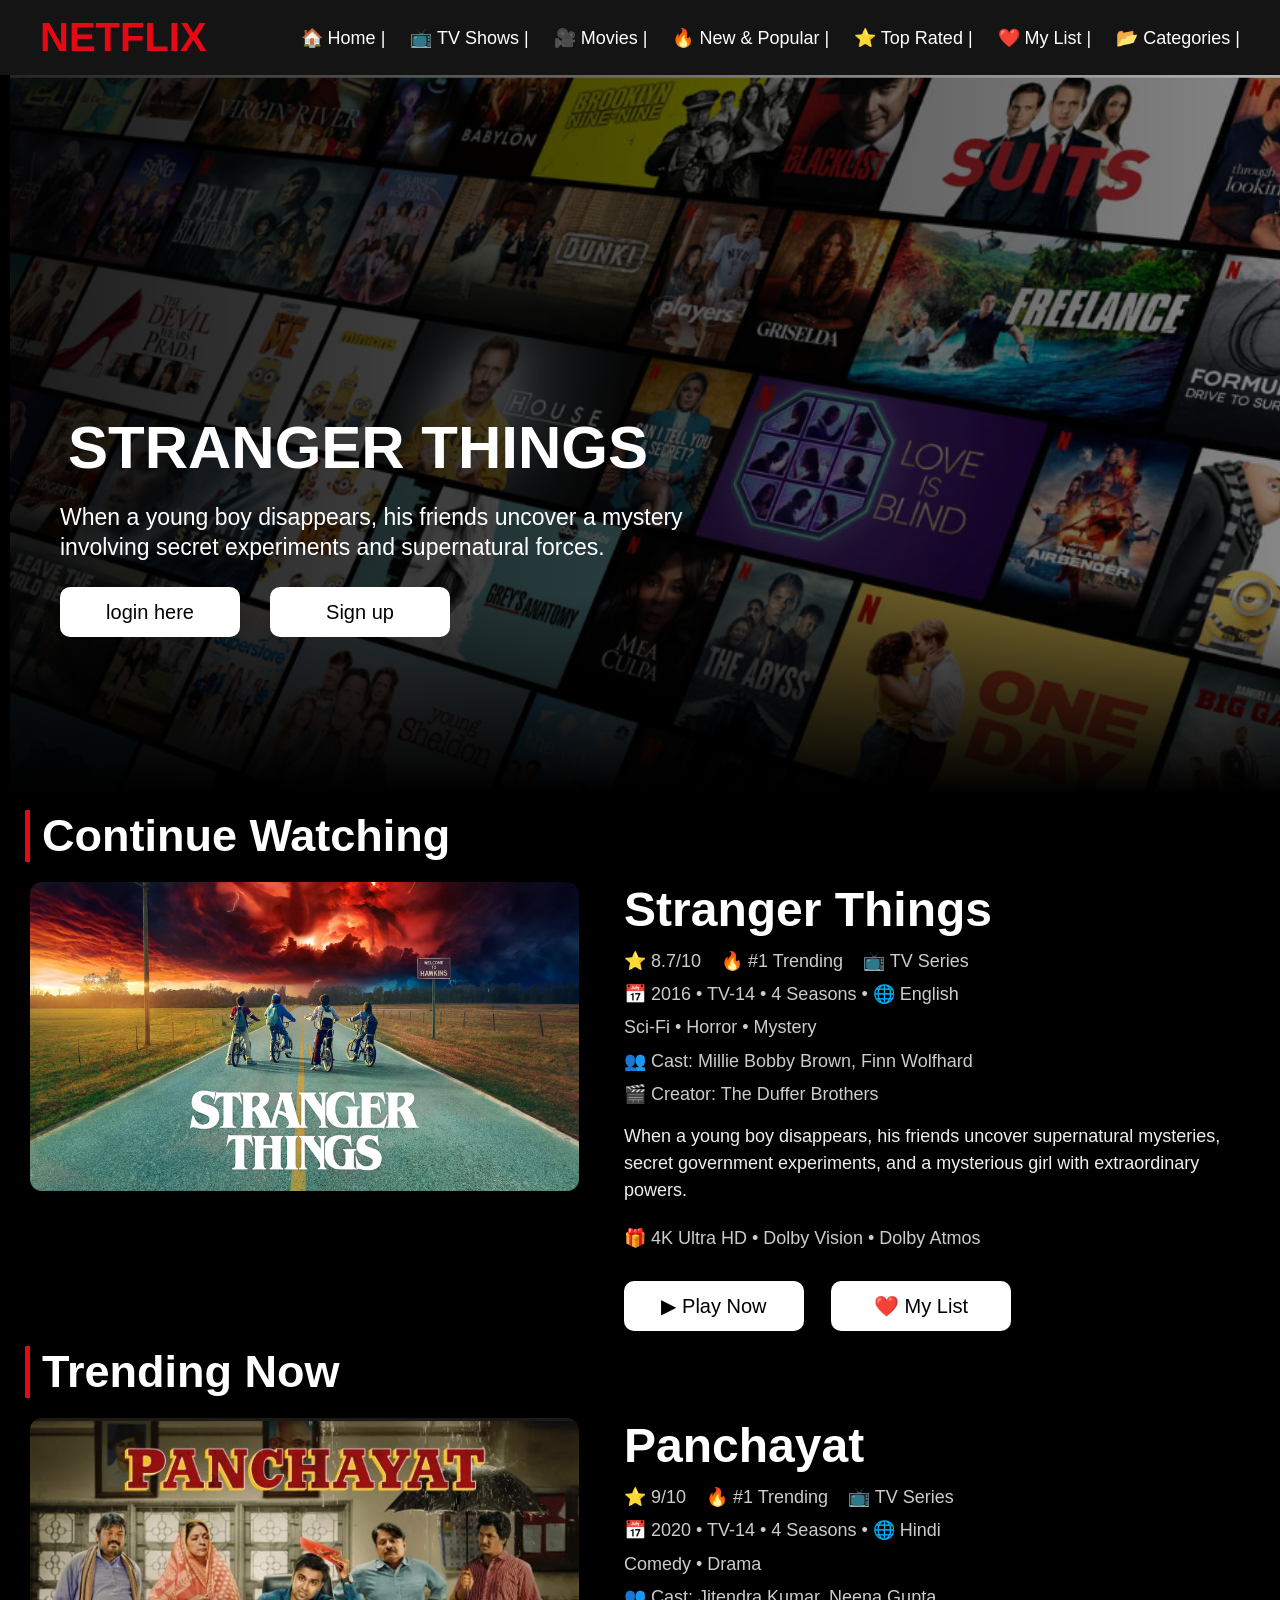
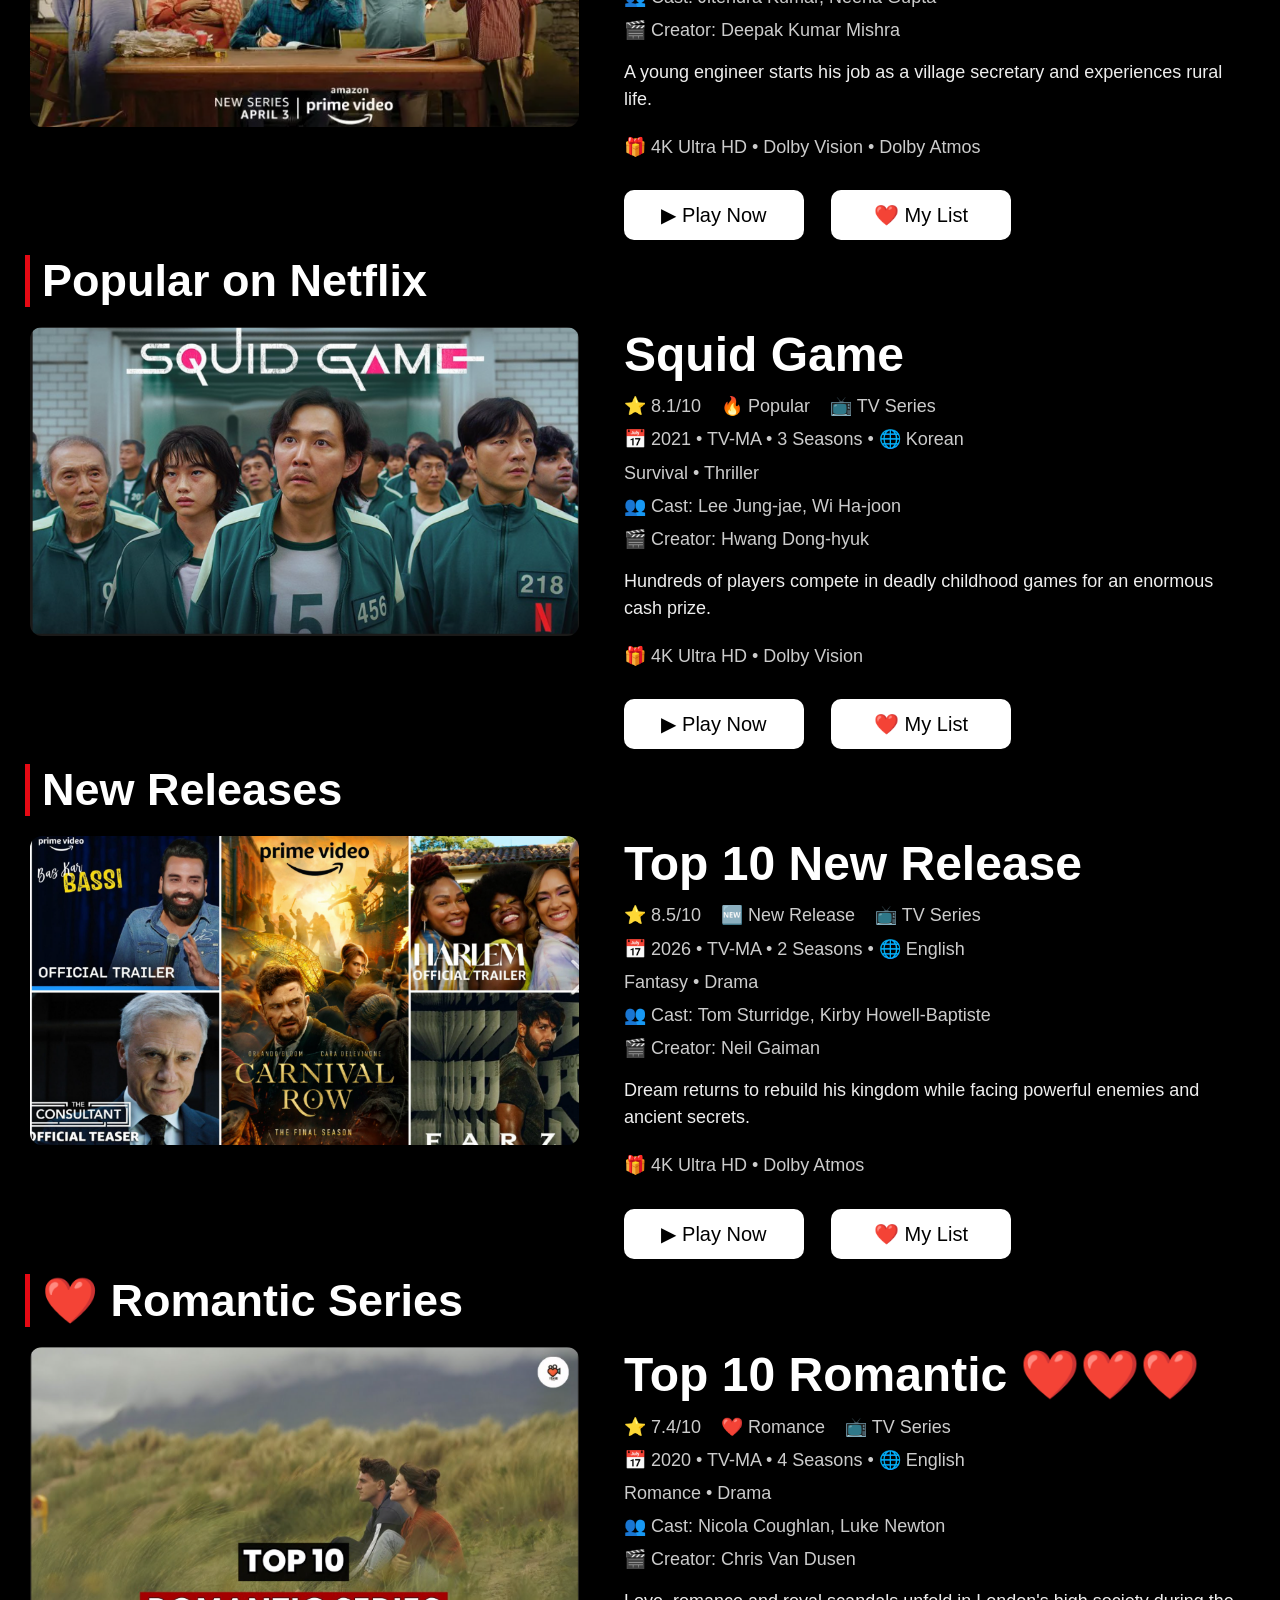
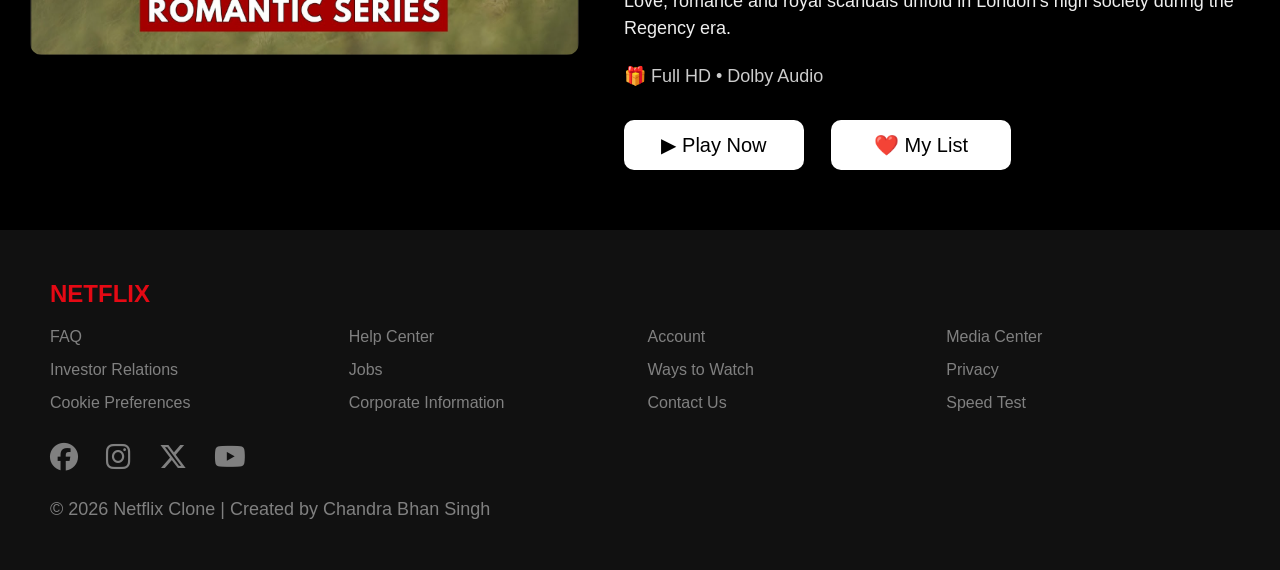
<file: index.html>
<!DOCTYPE html>
<html lang="en">

<head>
    <meta charset="UTF-8">
    <meta name="viewport" content="width=device-width, initial-scale=1.0">
    <meta name="viewport" content="width=device-width, initial-scale=1.0">
    <link rel="stylesheet" href="https://cdnjs.cloudflare.com/ajax/libs/font-awesome/6.6.0/css/all.min.css">
    <link rel="stylesheet" href="index.css">
    <title>Document</title>
</head>

<body>
    <nav>
        <div class="logo">NETFLIX</div>
        <div class="menu">
            <a href="index.html"> 🏠 Home | </a>
            <a href="show.html"> 📺 TV Shows | </a>
            <a href="movie.html"> 🎥 Movies | </a>
            <a href="pupular.html"> 🔥 New & Popular | </a>
            <a href="top.html"> ⭐ Top Rated | </a>
            <a href="mylist.html"> ❤️ My List | </a>
            <a href="categories.html"> 📂 Categories | </a>
        </div>
    </nav>

    <section class="hero">
        <div class="hero-content">
            <h1>STRANGER THINGS</h1>
            <p>
                When a young boy disappears, his friends uncover a mystery <br>
                involving secret experiments and supernatural forces.
            </p>
            <div class="btn-group">
                <a href="login.html" class="auth-btn">login here</a>
                <a href="login.html" class="auth-btn">Sign up</a>
            </div>
        </div>
    </section>

    <section class="section">
        <h2 class="title">Continue Watching</h2>
        <div class="movies">
            <a href="https://www.youtube.com/watch?v=oqxAJKy0ii4" target="_blank">
                <img src="image/strainger things.jpg" alt="Stranger Things">
            </a>
            <div class="details">
                <h3>Stranger Things</h3>
                <p class="info">
                    ⭐ 8.7/10 &nbsp;&nbsp; 🔥 #1 Trending &nbsp;&nbsp; 📺 TV Series
                </p>
                <p class="year">
                    📅 2016 • TV-14 • 4 Seasons • 🌐 English
                </p>
                <p class="genre">
                    Sci-Fi • Horror • Mystery
                </p>
                <p class="cast">
                    👥 Cast: Millie Bobby Brown, Finn Wolfhard
                </p>
                <p class="creator">
                    🎬 Creator: The Duffer Brothers
                </p>
                <p class="desc">
                    When a young boy disappears, his friends uncover
                    supernatural mysteries, secret government experiments,
                    and a mysterious girl with extraordinary powers.
                </p>
                <p class="quality">
                    🎁 4K Ultra HD • Dolby Vision • Dolby Atmos
                </p>
                <div class="btn-group">
                    <a href="show.html" class="auth-btn">▶ Play Now</a>
                    <a href="mylist.html" class="auth-btn">❤️ My List</a>
                </div>
            </div>
        </div>
    </section>

    <section class="section">
        <h2 class="title">Trending Now</h2>
        <div class="movies">
            <a href="https://www.youtube.com/watch?v=oqxAJKy0ii4" target="_blank">
                <img src="homeimg/panchayat.png" alt="Panchayat">
            </a>
            <div class="details">
                <h3>Panchayat</h3>
                <p class="info">
                    ⭐ 9/10 &nbsp;&nbsp; 🔥 #1 Trending &nbsp;&nbsp; 📺 TV Series
                </p>
                <p class="year">
                    📅 2020 • TV-14 • 4 Seasons • 🌐 Hindi
                </p>
                <p class="genre">
                    Comedy • Drama
                </p>
                <p class="cast">
                    👥 Cast: Jitendra Kumar, Neena Gupta
                </p>
                <p class="creator">
                    🎬 Creator: Deepak Kumar Mishra
                </p>
                <p class="desc">
                    A young engineer starts his job as a village secretary
                    and experiences rural life.
                </p>
                <p class="quality">
                    🎁 4K Ultra HD • Dolby Vision • Dolby Atmos
                </p>
                <div class="btn-group">
                    <a href="show.html" class="auth-btn">▶ Play Now</a>
                    <a href="mylist.html" class="auth-btn">❤️ My List</a>
                </div>
            </div>
        </div>
    </section>

    <section class="section">
        <h2 class="title">Popular on Netflix</h2>

        <div class="movies">

            <a href="https://www.youtube.com/watch?v=oqxAJKy0ii4" target="_blank">
                <img src="homeimg/squid2.png" alt="Squid Game">
            </a>

            <div class="details">

                <h3>Squid Game</h3>

                <p class="info">
                    ⭐ 8.1/10 &nbsp;&nbsp; 🔥 Popular &nbsp;&nbsp; 📺 TV Series
                </p>

                <p class="year">
                    📅 2021 • TV-MA • 3 Seasons • 🌐 Korean
                </p>

                <p class="genre">
                    Survival • Thriller
                </p>

                <p class="cast">
                    👥 Cast: Lee Jung-jae, Wi Ha-joon
                </p>

                <p class="creator">
                    🎬 Creator: Hwang Dong-hyuk
                </p>

                <p class="desc">
                    Hundreds of players compete in deadly childhood games
                    for an enormous cash prize.
                </p>

                <p class="quality">
                    🎁 4K Ultra HD • Dolby Vision
                </p>
                <div class="btn-group">
                    <a href="show.html" class="auth-btn">▶ Play Now</a>
                    <a href="mylist.html" class="auth-btn">❤️ My List</a>
                </div>

            </div>

        </div>
    </section>

    <section class="section">
        <h2 class="title">New Releases</h2>

        <div class="movies">

            <a href="https://www.youtube.com/watch?v=oqxAJKy0ii4" target="_blank">
                <img src="homeimg/newrelease.png" alt="The Sandman">
            </a>

            <div class="details">

                <h3>Top 10 New Release </h3>

                <p class="info">
                    ⭐ 8.5/10 &nbsp;&nbsp; 🆕 New Release &nbsp;&nbsp; 📺 TV Series
                </p>

                <p class="year">
                    📅 2026 • TV-MA • 2 Seasons • 🌐 English
                </p>

                <p class="genre">
                    Fantasy • Drama
                </p>

                <p class="cast">
                    👥 Cast: Tom Sturridge, Kirby Howell-Baptiste
                </p>

                <p class="creator">
                    🎬 Creator: Neil Gaiman
                </p>

                <p class="desc">
                    Dream returns to rebuild his kingdom while facing
                    powerful enemies and ancient secrets.
                </p>

                <p class="quality">
                    🎁 4K Ultra HD • Dolby Atmos
                </p>

                <div class="btn-group">
                    <a href="show.html" class="auth-btn">▶ Play Now</a>
                    <a href="mylist.html" class="auth-btn">❤️ My List</a>
                </div>
            </div>

        </div>
    </section>

    <section class="section">
        <h2 class="title">❤️ Romantic Series</h2>

        <div class="movies">

            <a href="https://www.youtube.com/watch?v=oqxAJKy0ii4" target="_blank">
                <img src="homeimg/romantic.png" alt="Bridgerton">
            </a>

            <div class="details">

                <h3>Top 10 Romantic ❤️❤️❤️</h3>

                <p class="info">
                    ⭐ 7.4/10 &nbsp;&nbsp; ❤️ Romance &nbsp;&nbsp; 📺 TV Series
                </p>

                <p class="year">
                    📅 2020 • TV-MA • 4 Seasons • 🌐 English
                </p>

                <p class="genre">
                    Romance • Drama
                </p>

                <p class="cast">
                    👥 Cast: Nicola Coughlan, Luke Newton
                </p>

                <p class="creator">
                    🎬 Creator: Chris Van Dusen
                </p>

                <p class="desc">
                    Love, romance and royal scandals unfold in London's
                    high society during the Regency era.
                </p>

                <p class="quality">
                    🎁 Full HD • Dolby Audio
                </p>

                <div class="btn-group">
                    <a href="show.html" class="auth-btn">▶ Play Now</a>
                    <a href="mylist.html" class="auth-btn">❤️ My List</a>
                </div>

            </div>

        </div>
    </section>
    <footer class="footer">
        <h2>NETFLIX</h2>
        <div class="footer-links">
            <a href="#">FAQ</a>
            <a href="#">Help Center</a>
            <a href="#">Account</a>
            <a href="#">Media Center</a>
            <a href="#">Investor Relations</a>
            <a href="#">Jobs</a>
            <a href="#">Ways to Watch</a>
            <a href="#">Privacy</a>
            <a href="#">Cookie Preferences</a>
            <a href="#">Corporate Information</a>
            <a href="#">Contact Us</a>
            <a href="#">Speed Test</a>
        </div>
        <div class="social">
            <i class="fa-brands fa-facebook"></i>
            <i class="fa-brands fa-instagram"></i>
            <i class="fa-brands fa-x-twitter"></i>
            <i class="fa-brands fa-youtube"></i>
        </div>
        <p>© 2026 Netflix Clone | Created by Chandra Bhan Singh</p>
    </footer>
    </div>
</body>

</html>
</file>
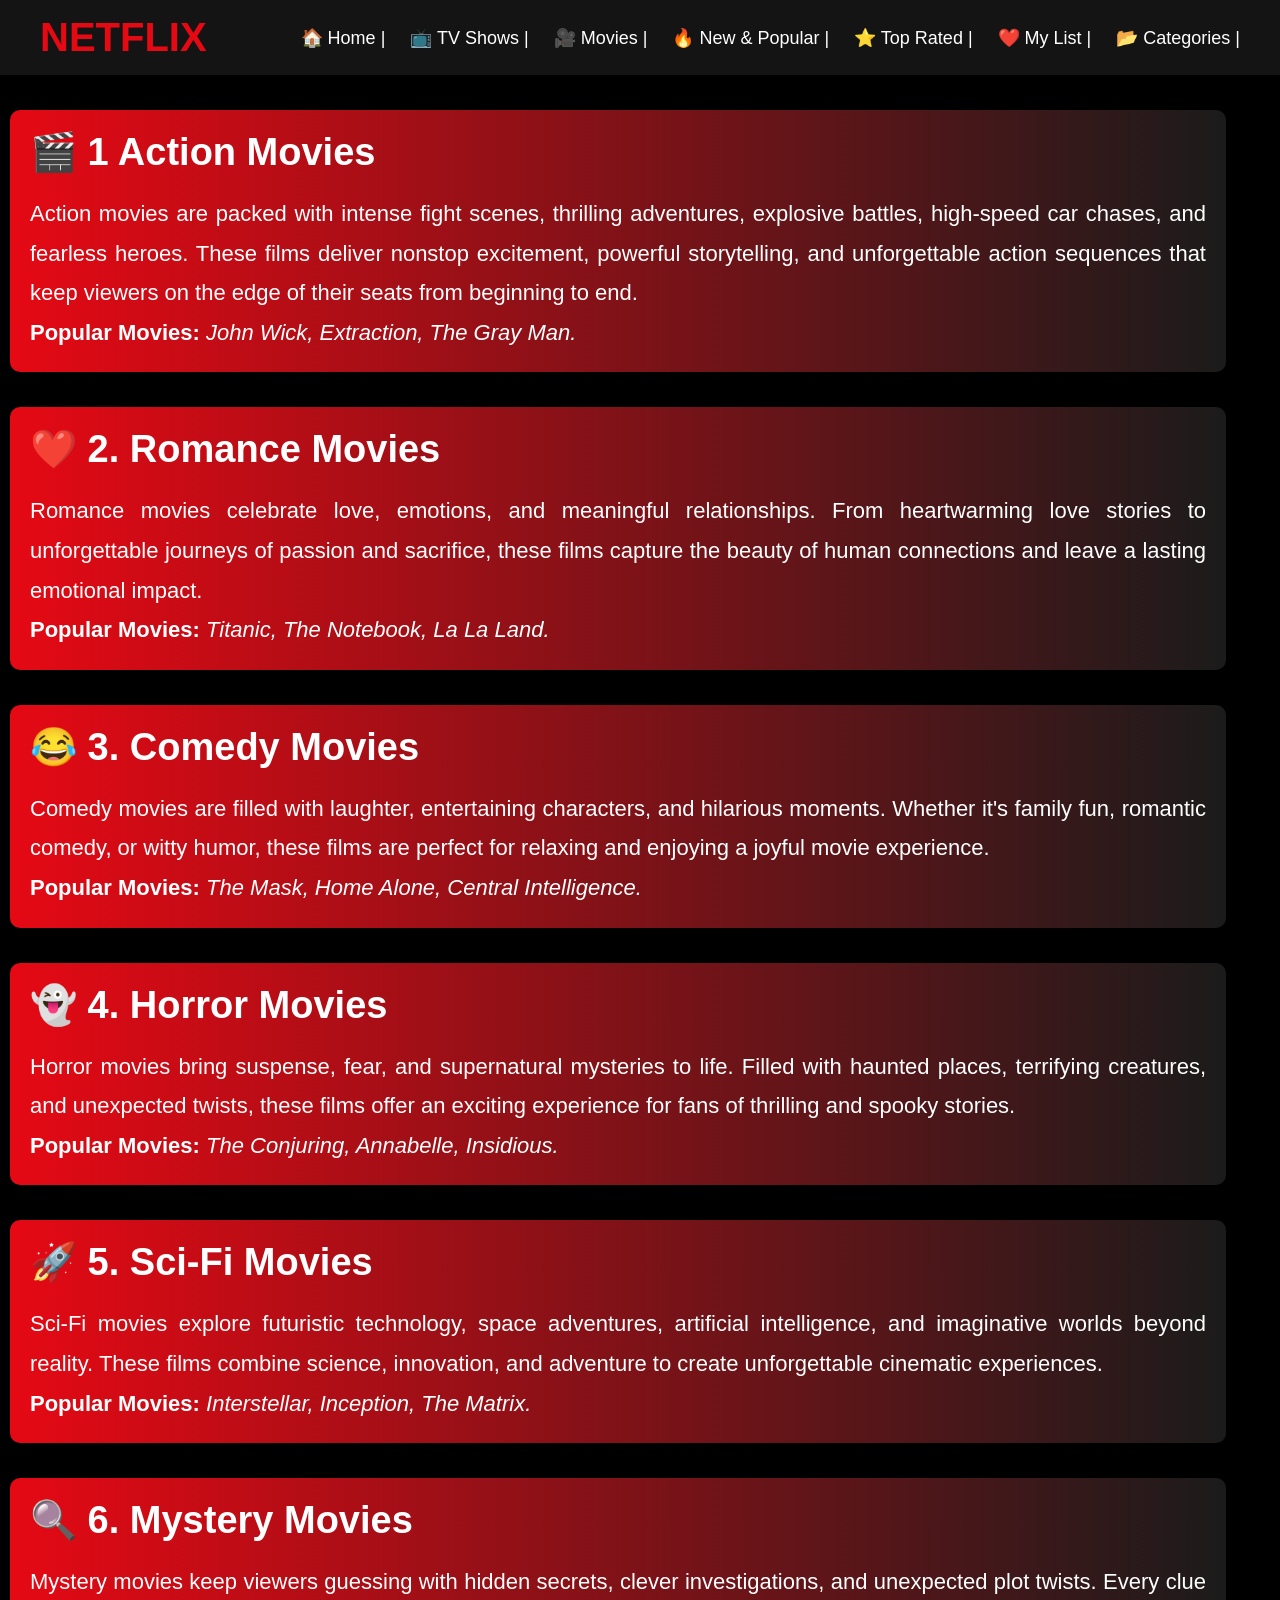
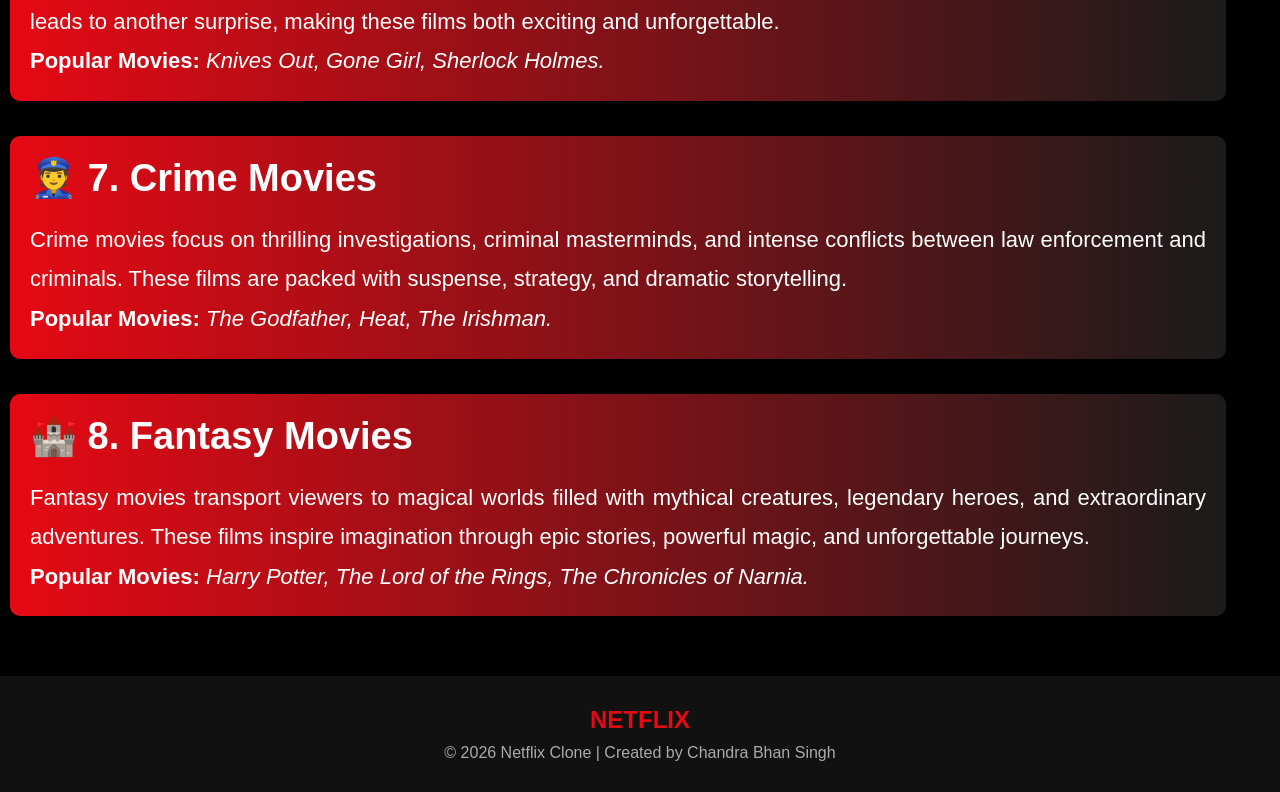
<file: categories.html>
<!DOCTYPE html>
<html lang="en">

<head>
    <meta charset="UTF-8">
    <meta name="viewport" content="width=device-width, initial-scale=1.0">
    <link rel="stylesheet" href="https://cdnjs.cloudflare.com/ajax/libs/font-awesome/6.6.0/css/all.min.css">
    <link rel="stylesheet" href="categories.css">
    <title>Document</title>
</head>

<body>
    <nav>
        <div class="logo">NETFLIX</div>
        <div class="menu">
            <a href="index.html"> 🏠 Home | </a>
            <a href="show.html"> 📺 TV Shows | </a>
            <a href="movie.html"> 🎥 Movies | </a>
            <a href="pupular.html"> 🔥 New & Popular | </a>
            <a href="top.html"> ⭐ Top Rated | </a>
            <a href="mylist.html"> ❤️ My List | </a>
            <a href="categories.html"> 📂 Categories | </a>
        </div>
    </nav>

    <section class="category-box">
        <h2>🎬 1 Action Movies</h2>

        <p>
            Action movies are packed with intense fight scenes, thrilling adventures, explosive battles,
            high-speed car chases, and fearless heroes. These films deliver nonstop excitement,
            powerful storytelling, and unforgettable action sequences that keep viewers on the edge
            of their seats from beginning to end.
        </p>

        <p><b>Popular Movies:</b> <i>John Wick, Extraction, The Gray Man.</i></p>
    </section>

    <section class="category-box">
        <h2>❤️ 2. Romance Movies</h2>

        <p>
            Romance movies celebrate love, emotions, and meaningful relationships. From heartwarming
            love stories to unforgettable journeys of passion and sacrifice, these films capture the
            beauty of human connections and leave a lasting emotional impact.
        </p>

        <p><b>Popular Movies:</b> <i> Titanic, The Notebook, La La Land.</i></p>
    </section>

    <section class="category-box">
        <h2>😂 3. Comedy Movies</h2>

        <p>
            Comedy movies are filled with laughter, entertaining characters, and hilarious moments.
            Whether it's family fun, romantic comedy, or witty humor, these films are perfect for
            relaxing and enjoying a joyful movie experience.
        </p>

        <p><b>Popular Movies:</b> <i>The Mask, Home Alone, Central Intelligence.</i></p>
    </section>

    <section class="category-box">
        <h2>👻 4. Horror Movies</h2>

        <p>
            Horror movies bring suspense, fear, and supernatural mysteries to life. Filled with
            haunted places, terrifying creatures, and unexpected twists, these films offer an exciting
            experience for fans of thrilling and spooky stories.
        </p>

        <p><b>Popular Movies:</b><i> The Conjuring, Annabelle, Insidious.</i></p>
    </section>

    <section class="category-box">
        <h2>🚀 5. Sci-Fi Movies</h2>

        <p>
            Sci-Fi movies explore futuristic technology, space adventures, artificial intelligence,
            and imaginative worlds beyond reality. These films combine science, innovation, and
            adventure to create unforgettable cinematic experiences.
        </p>

        <p><b>Popular Movies:</b><i> Interstellar, Inception, The Matrix.</i></p>
    </section>

    <section class="category-box">
        <h2>🔍 6. Mystery Movies</h2>

        <p>
            Mystery movies keep viewers guessing with hidden secrets, clever investigations, and
            unexpected plot twists. Every clue leads to another surprise, making these films both
            exciting and unforgettable.
        </p>

        <p><b>Popular Movies:</b> <i>Knives Out, Gone Girl, Sherlock Holmes.</i></p>
    </section>

    <section class="category-box">
        <h2>👮 7. Crime Movies</h2>

        <p>
            Crime movies focus on thrilling investigations, criminal masterminds, and intense
            conflicts between law enforcement and criminals. These films are packed with suspense,
            strategy, and dramatic storytelling.
        </p>

        <p><b>Popular Movies:</b> <i>The Godfather, Heat, The Irishman.</i> </p>
    </section>

    <section class="category-box">
        <h2>🏰 8. Fantasy Movies</h2>

        <p>
            Fantasy movies transport viewers to magical worlds filled with mythical creatures,
            legendary heroes, and extraordinary adventures. These films inspire imagination through
            epic stories, powerful magic, and unforgettable journeys.
        </p>

        <p><b>Popular Movies:</b><i> Harry Potter, The Lord of the Rings, The Chronicles of Narnia.</i></p>
    </section>

    <footer>
        <h2>NETFLIX</h2>
        <p>© 2026 Netflix Clone | Created by Chandra Bhan Singh</p>
    </footer>
</file>
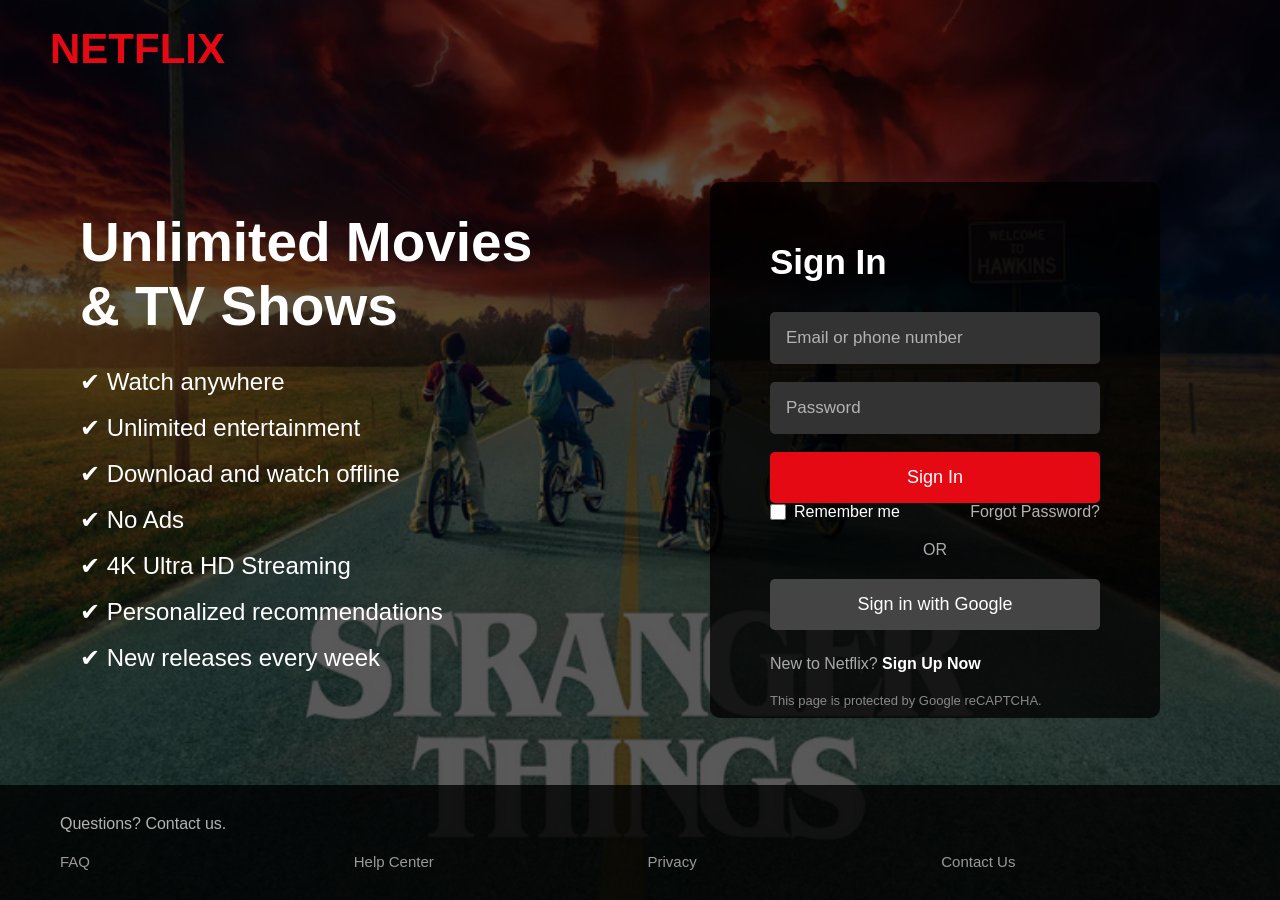
<file: login.html>
<!DOCTYPE html>
<html lang="en">

<head>
    <meta charset="UTF-8">
    <meta name="viewport" content="width=device-width, initial-scale=1.0">
    <link rel="stylesheet" href="login.css">
    <title>Document</title>
</head>

<body>
    <div class="features">

        <h1>Unlimited Movies & TV Shows</h1>

        <ul>
            <li>✔ Watch anywhere</li>
            <li>✔ Unlimited entertainment</li>
            <li>✔ Download and watch offline</li>
            <li>✔ No Ads</li>
            <li>✔ 4K Ultra HD Streaming</li>
            <li>✔ Personalized recommendations</li>
            <li>✔ New releases every week</li>

        </ul>

    </div>

    <nav>
        <div class="logo">NETFLIX</div>
    </nav>
    <div class="login-box">
        <h1>Sign In</h1>
        <input type="email" placeholder="Email or phone number">
        <input type="password" placeholder="Password">
        <button>Sign In</button>
        <div class="remember">
            <label>
                <input type="checkbox">
                Remember me
            </label>
            <a href="#">Forgot Password?</a>
        </div>
        <p class="or">OR</p>
        <button class="google">Sign in with Google</button>
        <p class="signup">
            New to Netflix?
            <a href="signup.html">Sign Up Now</a>
        </p>
        <p class="captcha">
            This page is protected by Google reCAPTCHA.
        </p>
    </div>
    <footer>
        <p>Questions? Contact us.</p>
        <div class="links">
            <a href="#">FAQ</a>
            <a href="#">Help Center</a>
            <a href="#">Privacy</a>
            <a href="#">Contact Us</a>
        </div>
    </footer>
</body>

</html>
</file>
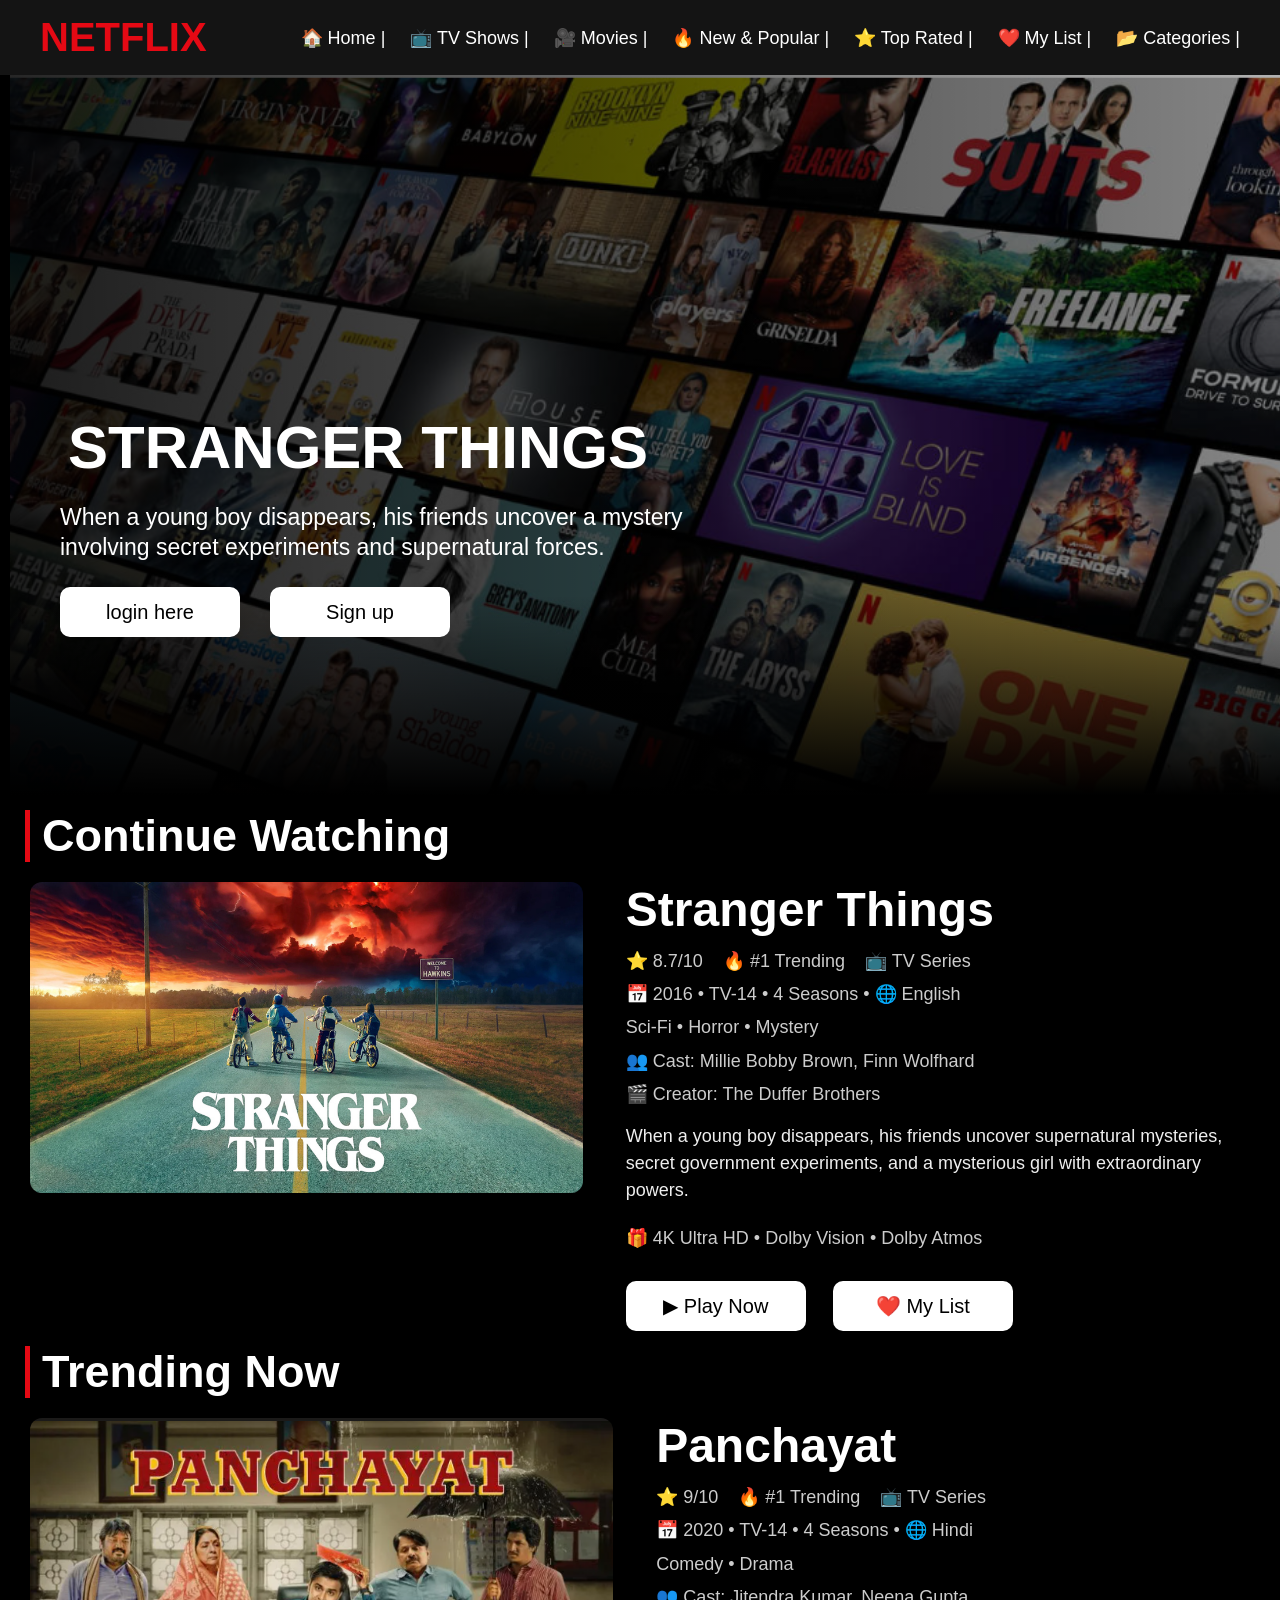
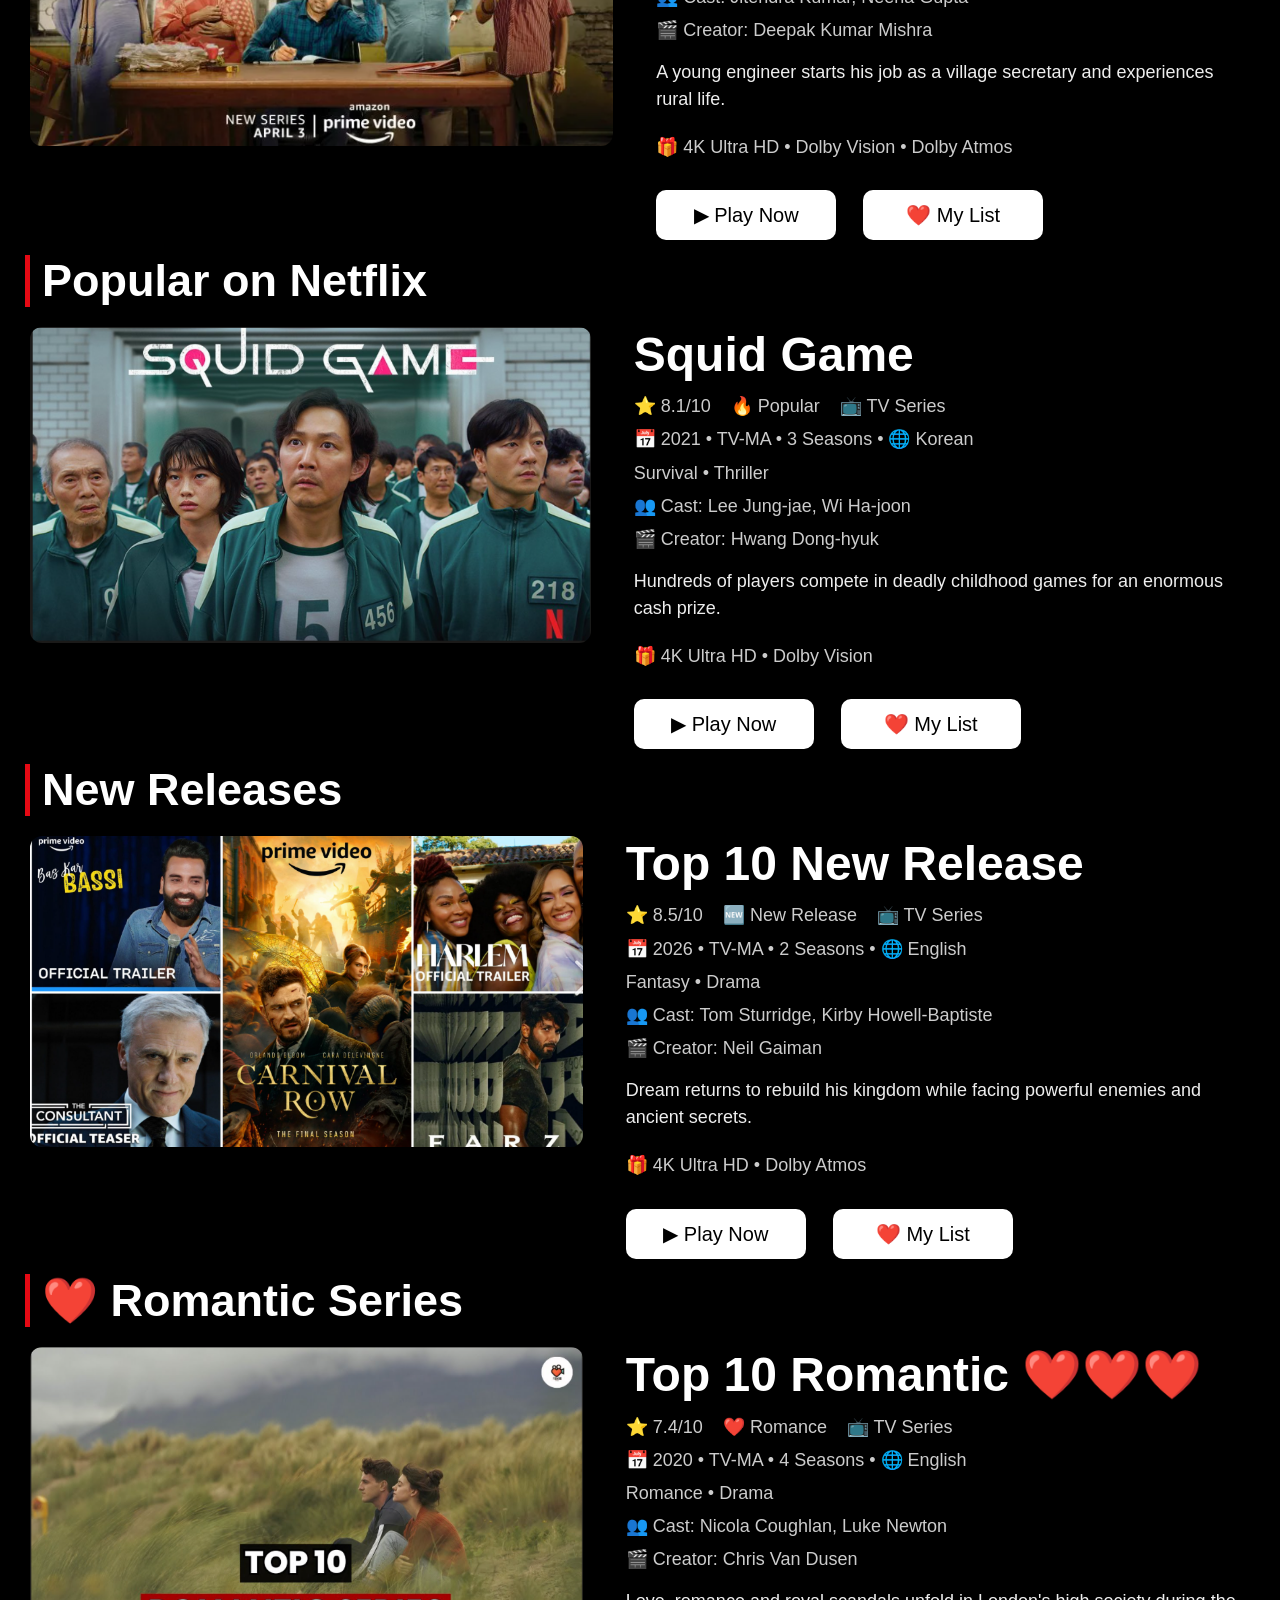
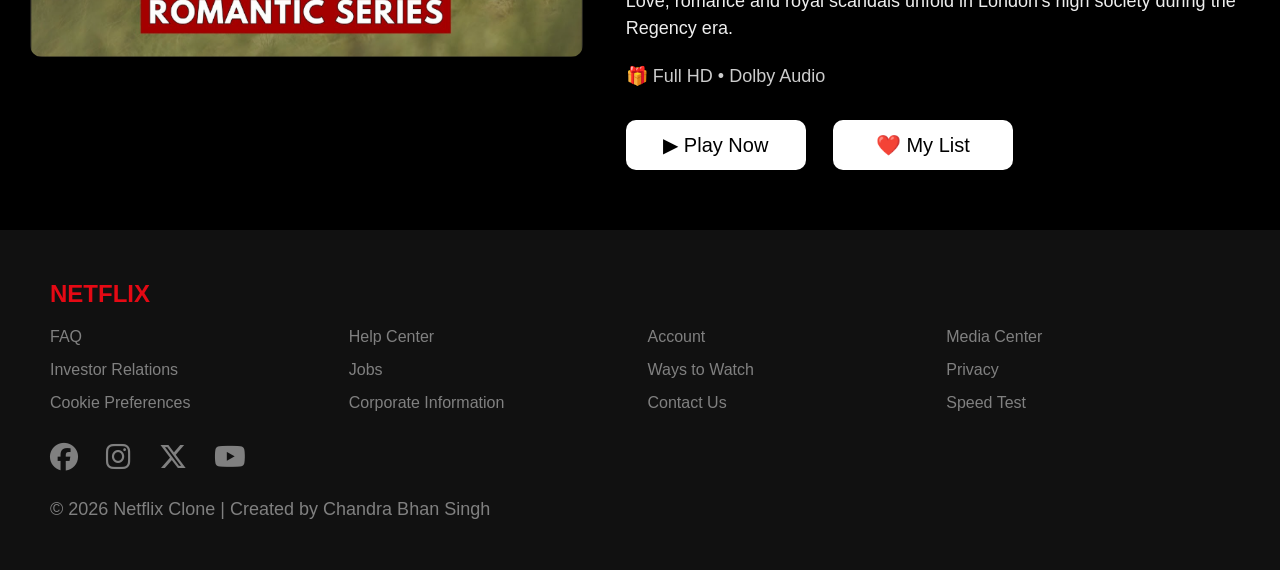
<file: main.html>
<!DOCTYPE html>
<html lang="en">

<head>
    <meta charset="UTF-8">
    <meta name="viewport" content="width=device-width, initial-scale=1.0">
    <link rel="stylesheet" href="https://cdnjs.cloudflare.com/ajax/libs/font-awesome/6.6.0/css/all.min.css">
    <link rel="stylesheet" href="main.css">
    <title>Document</title>
</head>

<body>
    <nav>
        <div class="logo">NETFLIX</div>
        <div class="menu">
            <a href="main.html"> 🏠 Home | </a>
            <a href="show.html"> 📺 TV Shows | </a>
            <a href="movie.html"> 🎥 Movies | </a>
            <a href="pupular.html"> 🔥 New & Popular | </a>
            <a href="top.html"> ⭐ Top Rated | </a>
            <a href="mylist.html"> ❤️ My List | </a>
            <a href="categories.html"> 📂 Categories | </a>
        </div>
    </nav>


    <section class="hero">
        <div class="hero-content">
            <h1>STRANGER THINGS</h1>
            <p>
                When a young boy disappears, his friends uncover a mystery <br>
                involving secret experiments and supernatural forces.
            </p>
            <div class="btn-group">
                <a href="login.html" class="auth-btn">login here</a>
                <a href="login.html" class="auth-btn">Sign up</a>
            </div>
        </div>
    </section>







    <section class="section">
        <h2 class="title">Continue Watching</h2>
        <div class="movies">
            <a href="https://www.youtube.com/watch?v=oqxAJKy0ii4" target="_blank">
                <img src="image/strainger things.jpg" alt="Stranger Things">
            </a>
            <div class="details">
                <h3>Stranger Things</h3>
                <p class="info">
                    ⭐ 8.7/10 &nbsp;&nbsp; 🔥 #1 Trending &nbsp;&nbsp; 📺 TV Series
                </p>
                <p class="year">
                    📅 2016 • TV-14 • 4 Seasons • 🌐 English
                </p>
                <p class="genre">
                    Sci-Fi • Horror • Mystery
                </p>
                <p class="cast">
                    👥 Cast: Millie Bobby Brown, Finn Wolfhard
                </p>
                <p class="creator">
                    🎬 Creator: The Duffer Brothers
                </p>
                <p class="desc">
                    When a young boy disappears, his friends uncover
                    supernatural mysteries, secret government experiments,
                    and a mysterious girl with extraordinary powers.
                </p>
                <p class="quality">
                    🎁 4K Ultra HD • Dolby Vision • Dolby Atmos
                </p>
                <div class="btn-group">
                    <a href="show.html" class="auth-btn">▶ Play Now</a>
                    <a href="mylist.html" class="auth-btn">❤️ My List</a>
                </div>
            </div>
        </div>
    </section>

    <section class="section">
        <h2 class="title">Trending Now</h2>
        <div class="movies">
            <a href="https://www.youtube.com/watch?v=oqxAJKy0ii4" target="_blank">
                <img src="homeimg/panchayat.png" alt="Panchayat">
            </a>
            <div class="details">
                <h3>Panchayat</h3>
                <p class="info">
                    ⭐ 9/10 &nbsp;&nbsp; 🔥 #1 Trending &nbsp;&nbsp; 📺 TV Series
                </p>
                <p class="year">
                    📅 2020 • TV-14 • 4 Seasons • 🌐 Hindi
                </p>
                <p class="genre">
                    Comedy • Drama
                </p>
                <p class="cast">
                    👥 Cast: Jitendra Kumar, Neena Gupta
                </p>
                <p class="creator">
                    🎬 Creator: Deepak Kumar Mishra
                </p>
                <p class="desc">
                    A young engineer starts his job as a village secretary
                    and experiences rural life.
                </p>
                <p class="quality">
                    🎁 4K Ultra HD • Dolby Vision • Dolby Atmos
                </p>
                <div class="btn-group">
                    <a href="show.html" class="auth-btn">▶ Play Now</a>
                    <a href="mylist.html" class="auth-btn">❤️ My List</a>
                </div>
            </div>
        </div>
    </section>

    <section class="section">
        <h2 class="title">Popular on Netflix</h2>

        <div class="movies">

            <a href="https://www.youtube.com/watch?v=oqxAJKy0ii4" target="_blank">
                <img src="homeimg/squid2.png" alt="Squid Game">
            </a>

            <div class="details">

                <h3>Squid Game</h3>

                <p class="info">
                    ⭐ 8.1/10 &nbsp;&nbsp; 🔥 Popular &nbsp;&nbsp; 📺 TV Series
                </p>

                <p class="year">
                    📅 2021 • TV-MA • 3 Seasons • 🌐 Korean
                </p>

                <p class="genre">
                    Survival • Thriller
                </p>

                <p class="cast">
                    👥 Cast: Lee Jung-jae, Wi Ha-joon
                </p>

                <p class="creator">
                    🎬 Creator: Hwang Dong-hyuk
                </p>

                <p class="desc">
                    Hundreds of players compete in deadly childhood games
                    for an enormous cash prize.
                </p>

                <p class="quality">
                    🎁 4K Ultra HD • Dolby Vision
                </p>
                <div class="btn-group">
                    <a href="show.html" class="auth-btn">▶ Play Now</a>
                    <a href="mylist.html" class="auth-btn">❤️ My List</a>
                </div>

            </div>

        </div>
    </section>

    <section class="section">
        <h2 class="title">New Releases</h2>

        <div class="movies">

            <a href="https://www.youtube.com/watch?v=oqxAJKy0ii4" target="_blank">
                <img src="homeimg/newrelease.png" alt="The Sandman">
            </a>

            <div class="details">

                <h3>Top 10 New Release </h3>

                <p class="info">
                    ⭐ 8.5/10 &nbsp;&nbsp; 🆕 New Release &nbsp;&nbsp; 📺 TV Series
                </p>

                <p class="year">
                    📅 2026 • TV-MA • 2 Seasons • 🌐 English
                </p>

                <p class="genre">
                    Fantasy • Drama
                </p>

                <p class="cast">
                    👥 Cast: Tom Sturridge, Kirby Howell-Baptiste
                </p>

                <p class="creator">
                    🎬 Creator: Neil Gaiman
                </p>

                <p class="desc">
                    Dream returns to rebuild his kingdom while facing
                    powerful enemies and ancient secrets.
                </p>

                <p class="quality">
                    🎁 4K Ultra HD • Dolby Atmos
                </p>

                <div class="btn-group">
                    <a href="show.html" class="auth-btn">▶ Play Now</a>
                    <a href="mylist.html" class="auth-btn">❤️ My List</a>
                </div>
            </div>

        </div>
    </section>





    <section class="section">
        <h2 class="title">❤️ Romantic Series</h2>

        <div class="movies">

            <a href="https://www.youtube.com/watch?v=oqxAJKy0ii4" target="_blank">
                <img src="homeimg/romantic.png" alt="Bridgerton">
            </a>

            <div class="details">

                <h3>Top 10 Romantic ❤️❤️❤️</h3>

                <p class="info">
                    ⭐ 7.4/10 &nbsp;&nbsp; ❤️ Romance &nbsp;&nbsp; 📺 TV Series
                </p>

                <p class="year">
                    📅 2020 • TV-MA • 4 Seasons • 🌐 English
                </p>

                <p class="genre">
                    Romance • Drama
                </p>

                <p class="cast">
                    👥 Cast: Nicola Coughlan, Luke Newton
                </p>

                <p class="creator">
                    🎬 Creator: Chris Van Dusen
                </p>

                <p class="desc">
                    Love, romance and royal scandals unfold in London's
                    high society during the Regency era.
                </p>

                <p class="quality">
                    🎁 Full HD • Dolby Audio
                </p>

                <div class="btn-group">
                    <a href="show.html" class="auth-btn">▶ Play Now</a>
                    <a href="mylist.html" class="auth-btn">❤️ My List</a>
                </div>

            </div>

        </div>
    </section>





    <footer class="footer">
        <h2>NETFLIX</h2>
        <div class="footer-links">
            <a href="#">FAQ</a>
            <a href="#">Help Center</a>
            <a href="#">Account</a>
            <a href="#">Media Center</a>
            <a href="#">Investor Relations</a>
            <a href="#">Jobs</a>
            <a href="#">Ways to Watch</a>
            <a href="#">Privacy</a>
            <a href="#">Cookie Preferences</a>
            <a href="#">Corporate Information</a>
            <a href="#">Contact Us</a>
            <a href="#">Speed Test</a>
        </div>
        <div class="social">
            <i class="fa-brands fa-facebook"></i>
            <i class="fa-brands fa-instagram"></i>
            <i class="fa-brands fa-x-twitter"></i>
            <i class="fa-brands fa-youtube"></i>
        </div>
        <p>© 2026 Netflix Clone | Created by Chandra Bhan Singh</p>
    </footer>
    </div>
</body>

</html>
</file>
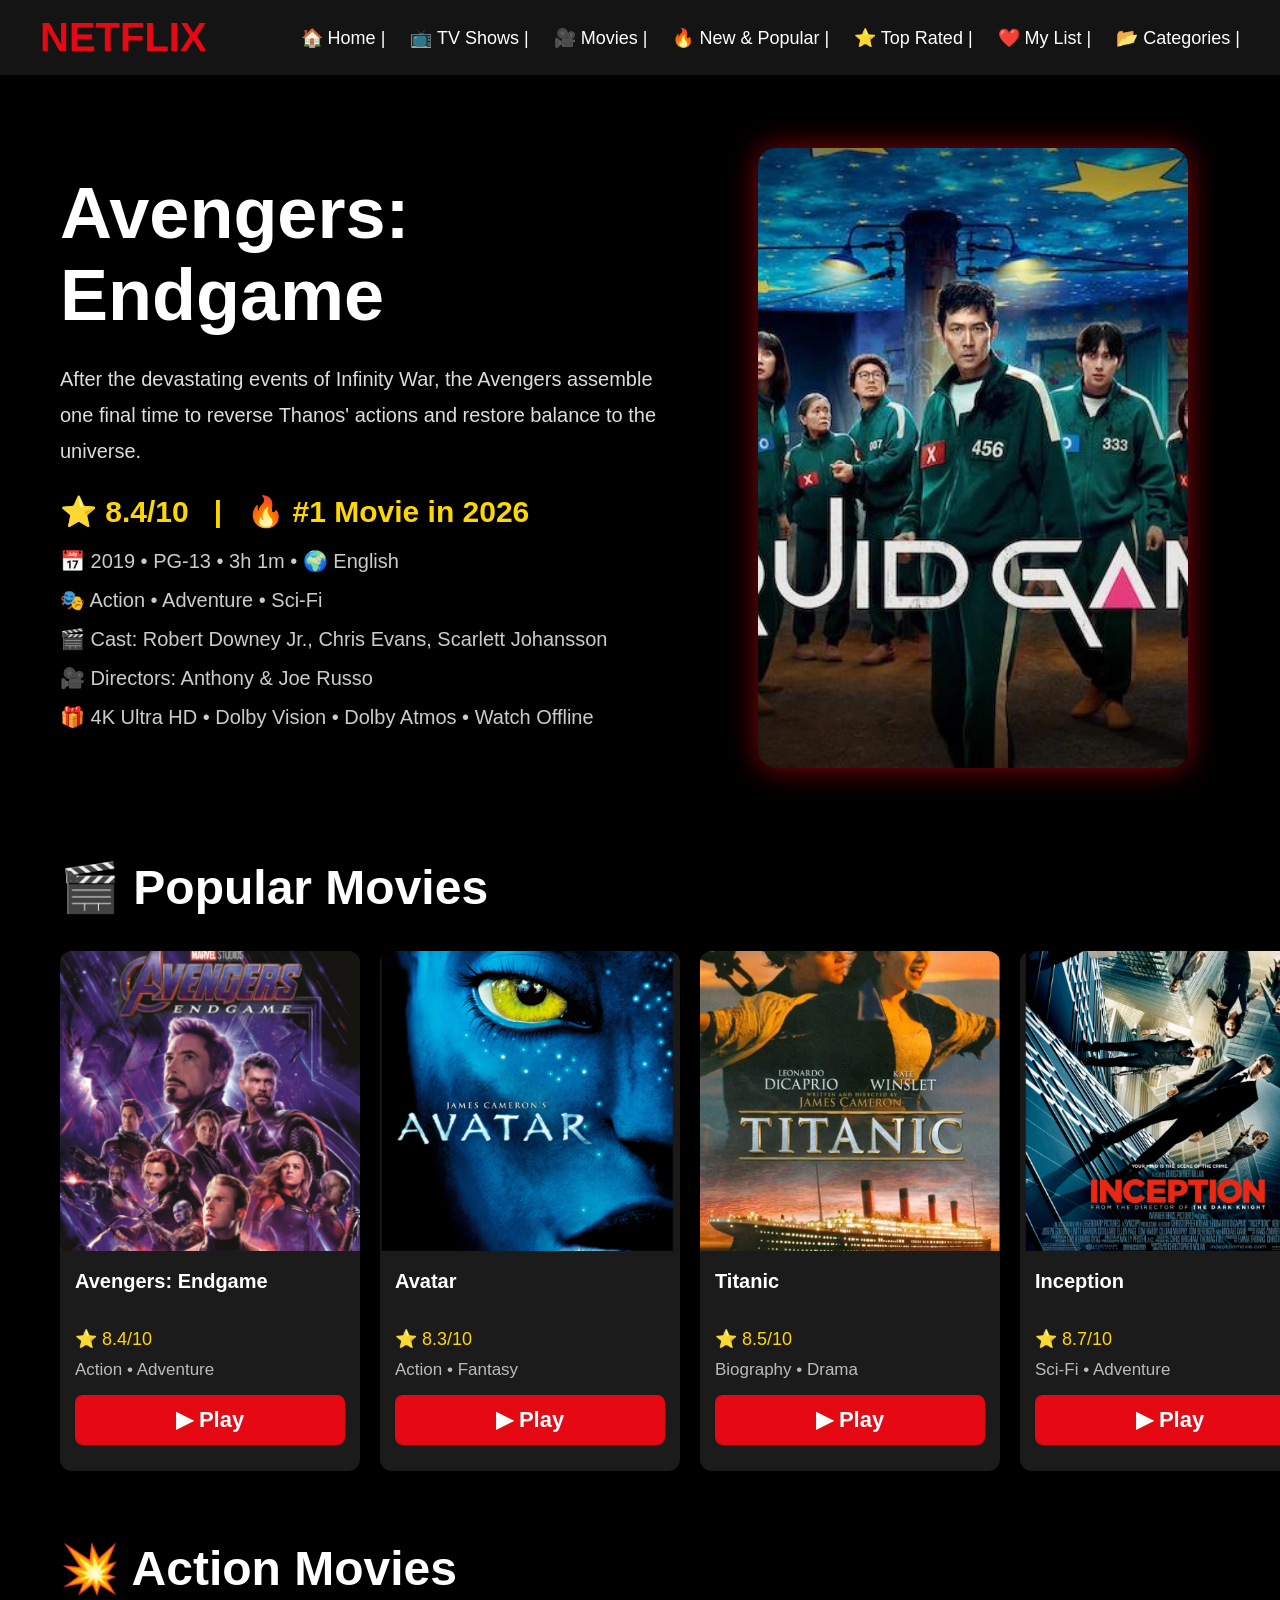
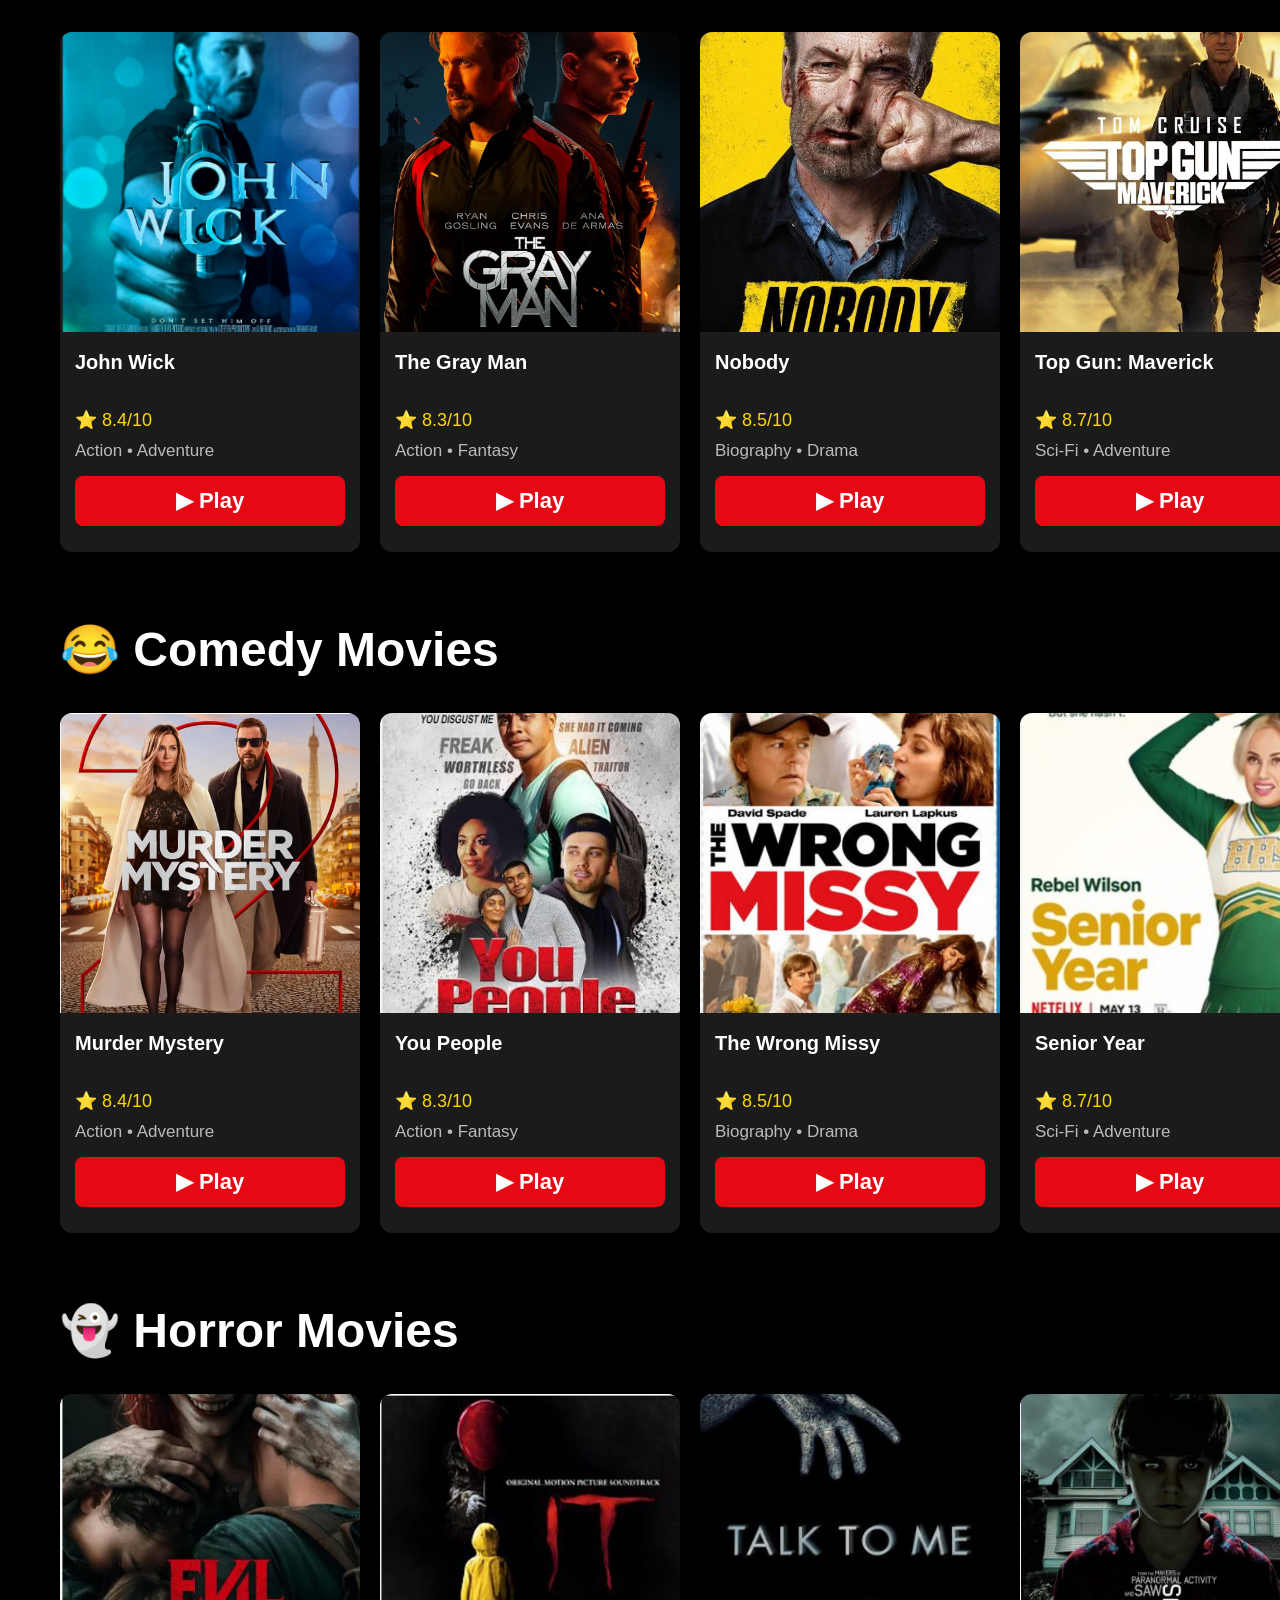
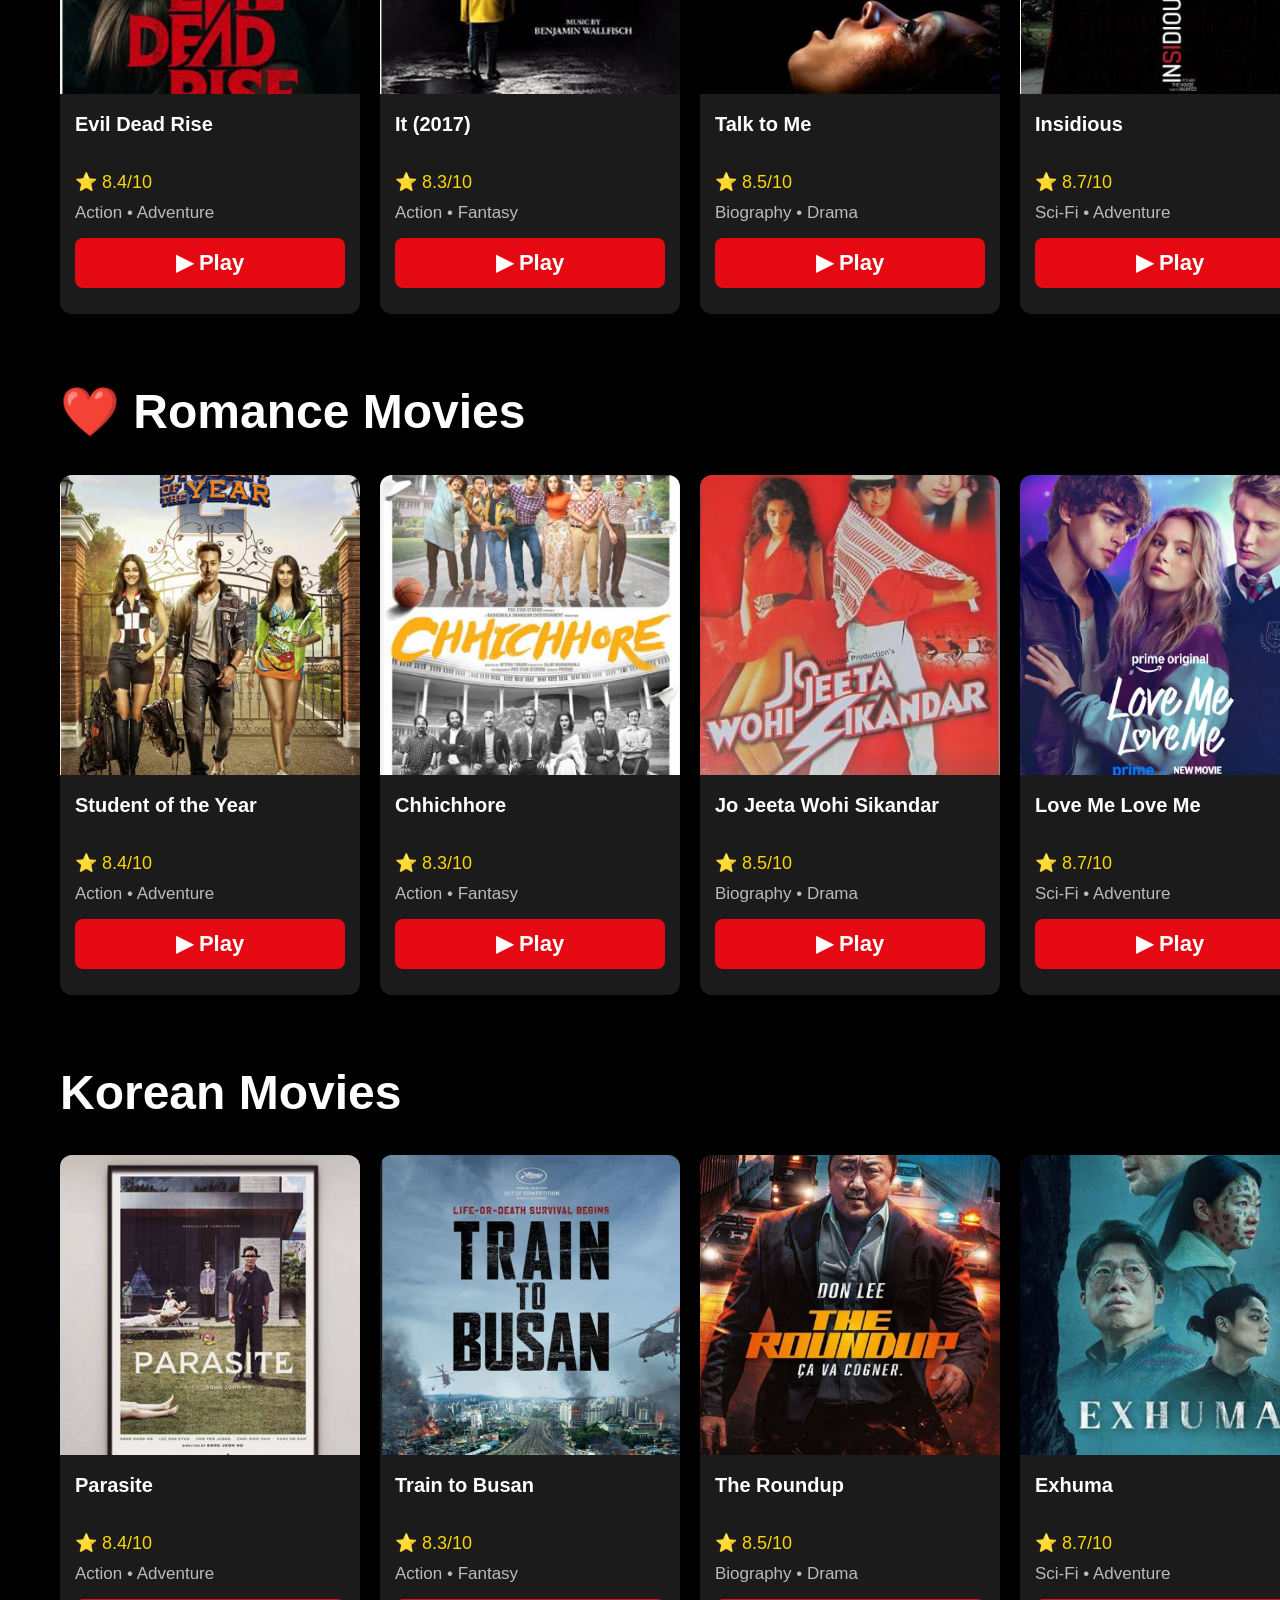
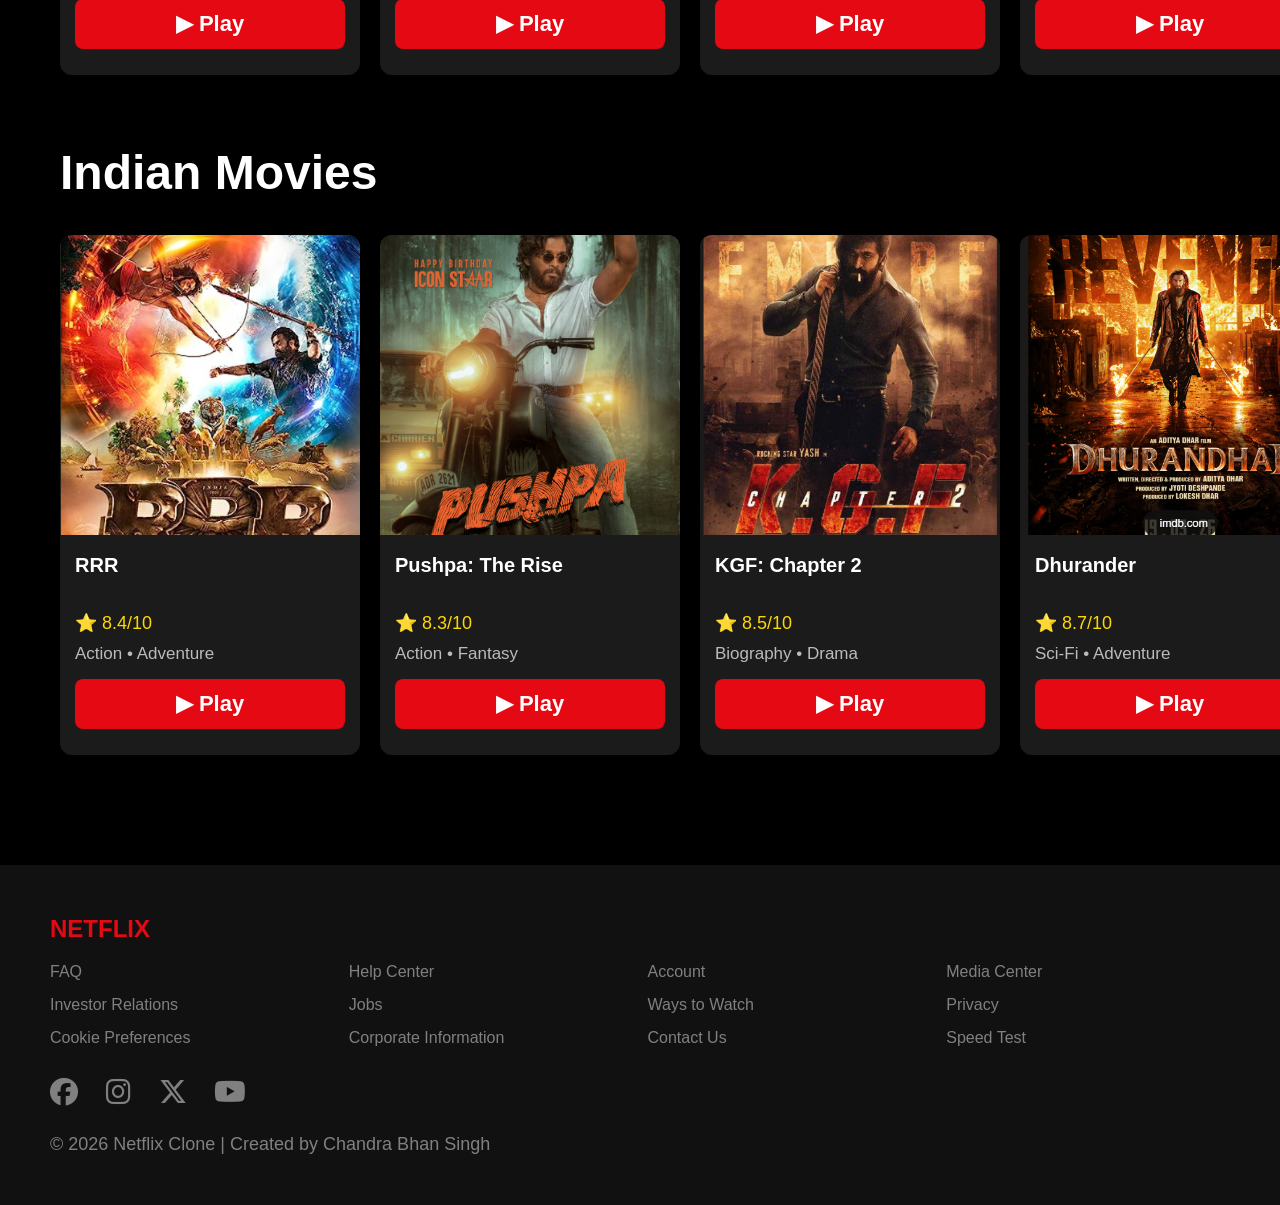
<file: movie.html>
<!DOCTYPE html>
<html lang="en">

<head>
    <meta charset="UTF-8">
    <meta name="viewport" content="width=device-width, initial-scale=1.0">
    <link rel="stylesheet" href="https://cdnjs.cloudflare.com/ajax/libs/font-awesome/6.6.0/css/all.min.css">
    <link rel="stylesheet" href="movie.css">
    <title>Document</title>
</head>

<body>
    <nav>
        <div class="logo">NETFLIX</div>
        <div class="menu">
            <a href="index.css"> 🏠 Home | </a>
            <a href="show.html"> 📺 TV Shows | </a>
            <a href="movie.html"> 🎥 Movies | </a>
            <a href="pupular.html"> 🔥 New & Popular | </a>
            <a href="top.html"> ⭐ Top Rated | </a>
            <a href="mylist.html"> ❤️ My List | </a>
            <a href="categories.html"> 📂 Categories | </a>
        </div>
    </nav>

    <section class="hero">
        <div class="hero-content">
            <h1>Avengers: Endgame</h1>
            <p>
                After the devastating events of Infinity War,
                the Avengers assemble one final time to reverse
                Thanos' actions and restore balance to the universe.
            </p>
            <h3>⭐ 8.4/10 &nbsp; | &nbsp; 🔥 #1 Movie in 2026</h3>
            <h4>📅 2019 • PG-13 • 3h 1m • 🌍 English</h4>
            <h4>🎭 Action • Adventure • Sci-Fi</h4>
            <h4>🎬 Cast: Robert Downey Jr., Chris Evans, Scarlett Johansson</h4>
            <h4>🎥 Directors: Anthony & Joe Russo</h4>
            <h4>🎁 4K Ultra HD • Dolby Vision • Dolby Atmos • Watch Offline</h4>
        </div>
        <div class="hero-image">
            <img src="banner.jpg" alt="Avengers Endgame">
        </div>

    </section>

    <section class="section">
        <h2>🎬 Popular Movies</h2>
        <!-- 1 -->
        <div class="card">
            <img src="movieimage/avenger.png" alt="">
            <div class="card-content">
                <h3>Avengers: Endgame</h3>
                <p>⭐ 8.4/10</p>
                <span>Action • Adventure</span>
                <a href="https://youtu.be/rvAAwjG61Es?si=ByAby5ntRdc0cXjm" target="_blank" class="play-btn">
                    ▶ Play
                </a>
            </div>
        </div>

        <!-- 2 -->
        <div class="card">
            <img src="movieimage/avtar.png" alt="">
            <div class="card-content">
                <h3>Avatar</h3>
                <p>⭐ 8.3/10</p>
                <span>Action • Fantasy</span>
                <a href="https://youtu.be/x7RuEgmJ-bE?si=skYzp_Kd5BgeT0wM" target="_blank" class="play-btn">
                    ▶ Play
                </a>
            </div>
        </div>

        <!-- 3 -->
        <div class="card">
            <img src="movieimage/titanic.png" alt="">
            <div class="card-content">
                <h3>Titanic</h3>
                <p>⭐ 8.5/10</p>
                <span>Biography • Drama</span>
                <a href="https://youtu.be/dsPWvZNUJu0?si=P5d3pr4pHtmILHvK" target="_blank" class="play-btn">
                    ▶ Play
                </a>
            </div>
        </div>

        <!-- 4 -->
        <div class="card">
            <img src="movieimage/inception.png" alt="">
            <div class="card-content">
                <h3>Inception</h3>
                <p>⭐ 8.7/10</p>
                <span>Sci-Fi • Adventure</span>
                <a href="https://youtu.be/1QLYWhTEi20?si=slDmPyzfyxWzW5gS" target="_blank" class="play-btn">
                    ▶ Play
                </a>
            </div>
        </div>

        <!-- 5 -->
        <div class="card">
            <img src="movieimage/interstellar.png" alt="">
            <div class="card-content">
                <h3>Interstellar</h3>
                <p>⭐ 8.8/10</p>
                <span>Sci-Fi • Thriller</span>
                <a href="https://youtu.be/E_dzt5fONaw?si=1twC7cKSC2bKycJF" target="_blank" class="play-btn">
                    ▶ Play
                </a>
            </div>
        </div>

        <!-- 6 -->
        <div class="card">
            <img src="movieimage/tdk.png" alt="">
            <div class="card-content">
                <h3>The Dark Knight</h3>
                <p>⭐ 8.4/10</p>
                <span>Crime • Drama</span>
                <a href="https://youtu.be/EwANrUwJ9-Y?si=c0Lz4lKC0ubw0ORd" target="_blank" class="play-btn">
                    ▶ Play
                </a>
            </div>
        </div>

        <!-- 7 -->
        <div class="card">
            <img src="movieimage/joker.png" alt="">
            <div class="card-content">
                <h3>Joker</h3>
                <p>⭐ 9.0/10</p>
                <span>Action • Crime</span>
                <a href="https://youtu.be/rhObMDH45Fw?si=FvuY9TrF6XJ3xdjd" target="_blank" class="play-btn">
                    ▶ Play
                </a>
            </div>
        </div>
    </section>

    <section class="section">
        <h2>💥 Action Movies</h2>
        <div class="card">
            <img src="image/johanwick.png" alt="">
            <div class="card-content">
                <h3>John Wick</h3>
                <p>⭐ 8.4/10</p>
                <span>Action • Adventure</span>
                <a href="https://youtu.be/64zYCN5UB6k?si=jJ6I9zLd0KGT6faf" target="_blank" class="play-btn">
                    ▶ Play
                </a>
            </div>
        </div>
        <!-- 2 -->
        <div class="card">
            <img src="image/thegrayman.jpg" alt="">
            <div class="card-content">
                <h3>The Gray Man</h3>
                <p>⭐ 8.3/10</p>
                <span>Action • Fantasy</span>
                <a href="https://youtu.be/2GG3EXQrZFo?si=M3w6AtMcuq_AJIgs" target="_blank" class="play-btn">
                    ▶ Play
                </a>
            </div>
        </div>
        <!-- 3 -->
        <div class="card">
            <img src="image/nobody.jpg" alt="">
            <div class="card-content">
                <h3>Nobody</h3>
                <p>⭐ 8.5/10</p>
                <span>Biography • Drama</span>
                <a href="https://youtu.be/jWY3NCNZtnA?si=zwxmk0M3uczyl1Z6" target="_blank" class="play-btn">
                    ▶ Play
                </a>
            </div>
        </div>
        <!-- 4 -->
        <div class="card">
            <img src="image/top gun.jpg" alt="">
            <div class="card-content">
                <h3>Top Gun: Maverick
                </h3>
                <p>⭐ 8.7/10</p>
                <span>Sci-Fi • Adventure</span>
                <a href="https://youtu.be/-vOusfKd9I4?si=YydFL3e1emf4SM73" target="_blank" class="play-btn">
                    ▶ Play
                </a>
            </div>
        </div>
        <!-- 5 -->
        <div class="card">
            <img src="image/theold.webp" alt="">
            <div class="card-content">
                <h3>The Old guard
                </h3>
                <p>⭐ 8.8/10</p>
                <span>Sci-Fi • Thriller</span>
                <a href="https://youtu.be/niijbx69JoA?si=A-NgcSz8gjxAWhjZ" target="_blank" class="play-btn">
                    ▶ Play
                </a>
            </div>
        </div>
        <!-- 6 -->
        <div class="card">
            <img src="image/extraction.jpg" alt="">
            <div class="card-content">
                <h3>Extraction
                </h3>
                <p>⭐ 8.4/10</p>
                <span>Crime • Drama</span>
                <a href="https://youtu.be/7bg42iil7WU?si=p3NYqxMqDRgdnc1n" target="_blank" class="play-btn">
                    ▶ Play
                </a>
            </div>
        </div>
        <!-- 7 -->
        <div class="card">
            <img src="image/6under.jpg" alt="">
            <div class="card-content">
                <h3>6_Underground</h3>
                <p>⭐ 9.0/10</p>
                <span>Action • Crime</span>
                <a href="https://youtu.be/FZooTF0YqC0?si=tcBfLtJzY9BzIEpb" target="_blank" class="play-btn">
                    ▶ Play
                </a>
            </div>
        </div>
    </section>
    <section class="section">
        <h2>😂 Comedy Movies</h2>

        <div class="card">
            <img src="image/murder.png" alt="">
            <div class="card-content">
                <h3>Murder Mystery</h3>
                <p>⭐ 8.4/10</p>
                <span>Action • Adventure</span>
                <a href="https://youtu.be/ftVE4DdsAB8?si=iasN83OuF9PWUo--" target="_blank" class="play-btn">
                    ▶ Play
                </a>
            </div>
        </div>
        <!-- 2 -->
        <div class="card">
            <img src="image/youpeople.png" alt="">
            <div class="card-content">
                <h3>You People
                </h3>
                <p>⭐ 8.3/10</p>
                <span>Action • Fantasy</span>
                <a href="https://youtu.be/DJ0_rhsljpc?si=54hXxK6vmJxD3nT3" target="_blank" class="play-btn">
                    ▶ Play
                </a>
            </div>
        </div>
        <!-- 3 -->
        <div class="card">
            <img src="image/wrongmissey.png" alt="">
            <div class="card-content">
                <h3>The Wrong Missy
                </h3>
                <p>⭐ 8.5/10</p>
                <span>Biography • Drama</span>
                <a href="https://www.youtube.com/live/hk7aTNlGsYM?si=QIxwZStKV7BrfNTa" target="_blank" class="play-btn">
                    ▶ Play
                </a>
            </div>
        </div>
        <!-- 4 -->
        <div class="card">
            <img src="image/senier.png" alt="">
            <div class="card-content">
                <h3>Senior Year
                </h3>
                <p>⭐ 8.7/10</p>
                <span>Sci-Fi • Adventure</span>
                <a href="https://youtu.be/dzkRarPMOwE?si=VoVISFSjkqlAWbbb" target="_blank" class="play-btn">
                    ▶ Play
                </a>
            </div>
        </div>
        <!-- 5 -->
        <div class="card">
            <img src="image/ghost.png" alt="">
            <div class="card-content">
                <h3>We Have a Ghost
                </h3>
                <p>⭐ 8.8/10</p>
                <span>Sci-Fi • Thriller</span>
                <a href="https://youtu.be/pB0J_pWeyhw?si=p02sI5vZOGZNrFkw" target="_blank" class="play-btn">
                    ▶ Play
                </a>
            </div>
        </div>
        <!-- 6 -->
        <div class="card">
            <img src="image/outlow.png" alt="">
            <div class="card-content">
                <h3>The Out-Laws
                </h3>
                <p>⭐ 8.4/10</p>
                <span>Crime • Drama</span>
                <a href="https://youtu.be/L53aCiLDzQg?si=G__sulCwuhFyUHyL" target="_blank" class="play-btn">
                    ▶ Play
                </a>
            </div>
        </div>
        <!-- 7 -->
        <div class="card">
            <img src="image/back.png" alt="">
            <div class="card-content">
                <h3> Back in Action</h3>
                <p>⭐ 9.0/10</p>
                <span>Action • Crime</span>
                <a href="https://youtu.be/nq0wGlwKKdI?si=Bj42r4Z1T04xKjBP" target="_blank" class="play-btn">
                    ▶ Play
                </a>
            </div>
        </div>
    </section>
    <section class="section">
        <h2>👻 Horror Movies</h2>

        <div class="card">
            <img src="movieimage/evil.png" alt="">
            <div class="card-content">
                <h3>Evil Dead Rise</h3>
                <p>⭐ 8.4/10</p>
                <span>Action • Adventure</span>
                <a href="https://youtu.be/NNULaWL_DEw?si=fXUBUppwnSsUSPuJ" target="_blank" class="play-btn">
                    ▶ Play
                </a>
            </div>
        </div>
        <!-- 2 -->
        <div class="card">
            <img src="movieimage/it2007.png" alt="">
            <div class="card-content">
                <h3>It (2017)
                </h3>
                <p>⭐ 8.3/10</p>
                <span>Action • Fantasy</span>
                <a href="https://youtu.be/3iSPH7n8Wjs?si=rajWHgb-k_-SemkJ" target="_blank" class="play-btn">
                    ▶ Play
                </a>
            </div>
        </div>
        <!-- 3 -->
        <div class="card">
            <img src="movieimage/talktome.png" alt="">
            <div class="card-content">
                <h3>Talk to Me
                </h3>
                <p>⭐ 8.5/10</p>
                <span>Biography • Drama</span>
                <a href="https://youtu.be/mqSgqggfnWs?si=pniXr7_qgq-UuOm9" target="_blank" class="play-btn">
                    ▶ Play
                </a>
            </div>
        </div>
        <!-- 4 -->
        <div class="card">
            <img src="movieimage/insidious.png" alt="">
            <div class="card-content">
                <h3>Insidious
                </h3>
                <p>⭐ 8.7/10</p>
                <span>Sci-Fi • Adventure</span>
                <a href="https://youtu.be/E626i7DWa0o?si=vILPOnwXRahYaeXD" target="_blank" class="play-btn">
                    ▶ Play
                </a>
            </div>
        </div>
        <!-- 5 -->
        <div class="card">
            <img src="movieimage/nun.png" alt="">
            <div class="card-content">
                <h3>The Nun
                </h3>
                <p>⭐ 8.8/10</p>
                <span>Sci-Fi • Thriller</span>
                <a href="https://youtu.be/VSaEdshUCzA?si=_jdcucuwS7N439Ea" target="_blank" class="play-btn">
                    ▶ Play
                </a>
            </div>
        </div>
        <!-- 6 -->
        <div class="card">
            <img src="movieimage/annable.png" alt="">
            <div class="card-content">
                <h3>Annabelle
                </h3>
                <p>⭐ 8.4/10</p>
                <span>Crime • Drama</span>
                <a href="https://youtu.be/NjtL83-q1EM?si=6jVu3hmqHi8Fx3qP" target="_blank" class="play-btn">
                    ▶ Play
                </a>
            </div>
        </div>
        <!-- 7 -->
        <div class="card">
            <img src="movieimage/conjuring.png" alt="">
            <div class="card-content">
                <h3>The Conjuring</h3>
                <p>⭐ 9.0/10</p>
                <span>Action • Crime</span>
                <a href="https://youtu.be/OYULyJvYVQs?si=BWmS6VX7tzKhvn8l" target="_blank" class="play-btn">
                    ▶ Play
                </a>
            </div>
        </div>
    </section>
    <section class="section">
        <h2>❤️ Romance Movies</h2>
        <div class="card">
            <img src="movieimage/studentyear.png" alt="">
            <div class="card-content">
                <h3>Student of the Year</h3>
                <p>⭐ 8.4/10</p>
                <span>Action • Adventure</span>
                <a href="https://youtu.be/1Na8nKEUjYI?si=kYyHx9jH0oVYpt1n" target="_blank" class="play-btn">
                    ▶ Play
                </a>
            </div>
        </div>
        <!-- 2 -->
        <div class="card">
            <img src="movieimage/chhichore.png" alt="">
            <div class="card-content">
                <h3>Chhichhore
                </h3>
                <p>⭐ 8.3/10</p>
                <span>Action • Fantasy</span>
                <a href="https://youtu.be/lGEVxvcOfi0?si=A56JuF9XWsjI4xyh" target="_blank" class="play-btn">
                    ▶ Play
                </a>
            </div>
        </div>
        <!-- 3 -->
        <div class="card">
            <img src="movieimage/jojeete.png" alt="">
            <div class="card-content">
                <h3>Jo Jeeta Wohi Sikandar
                </h3>
                <p>⭐ 8.5/10</p>
                <span>Biography • Drama</span>
                <a href="https://youtu.be/96W5RFXy2P4?si=JtNx8olcQMa21HPT" target="_blank" class="play-btn">
                    ▶ Play
                </a>
            </div>
        </div>
        <!-- 4 -->
        <div class="card">
            <img src="movieimage/loveme.png" alt="">
            <div class="card-content">
                <h3>Love Me Love Me
                </h3>
                <p>⭐ 8.7/10</p>
                <span>Sci-Fi • Adventure</span>
                <a href="https://youtu.be/B_rrh4f1iQo?si=TId3NUnyiWbKf2-V" target="_blank" class="play-btn">
                    ▶ Play
                </a>
            </div>
        </div>
        <!-- 5 -->
        <div class="card">
            <img src="movieimage/college.png" alt="">
            <div class="card-content">
                <h3>College Diaries
                </h3>
                <p>⭐ 8.8/10</p>
                <span>Sci-Fi • Thriller</span>
                <a href="https://youtu.be/UCOQkJZfig4?si=7cWDFObDpPIVT1OO" target="_blank" class="play-btn">
                    ▶ Play
                </a>
            </div>
        </div>
        <!-- 6 -->
        <div class="card">
            <img src="movieimage/dearjindgi.png" alt="">
            <div class="card-content">
                <h3>Dear Zindagi
                </h3>
                <p>⭐ 8.4/10</p>
                <span>Crime • Drama</span>
                <a href="https://youtu.be/V1PaRfgAHeE?si=m-YXT2f5mFTUMk4-" target="_blank" class="play-btn">
                    ▶ Play
                </a>
            </div>
        </div>
        <!-- 7 -->
        <div class="card">
            <img src="movieimage/kissing.png" alt="">
            <div class="card-content">
                <h3>The Kissing Booth</h3>
                <p>⭐ 9.0/10</p>
                <span>Action • Crime</span>
                <a href="https://youtu.be/7JPEzzrLGCU?si=LZmxlq_XYhTPn2SQ" target="_blank" class="play-btn">
                    ▶ Play
                </a>
            </div>
        </div>
    </section>

    <section class="section">
        <h2>Korean Movies</h2>
        <div class="card">
            <img src="movieimage/parasite.png" alt="">
            <div class="card-content">
                <h3>Parasite</h3>
                <p>⭐ 8.4/10</p>
                <span>Action • Adventure</span>
                <a href="https://youtu.be/ZNFdGfouBh0?si=rwDvF_yVsSB9Xtck" target="_blank" class="play-btn">
                    ▶ Play
                </a>
            </div>
        </div>

        <!-- 2 -->
        <div class="card">
            <img src="movieimage/train.png" alt="">
            <div class="card-content">
                <h3>Train to Busan
                </h3>
                <p>⭐ 8.3/10</p>
                <span>Action • Fantasy</span>
                <a href="https://youtu.be/O35I1iD3AoQ?si=L8ufesr6uU8EoeOl" target="_blank" class="play-btn">
                    ▶ Play
                </a>
            </div>
        </div>

        <!-- 3 -->
        <div class="card">
            <img src="movieimage/roundup.png" alt="">
            <div class="card-content">
                <h3>The Roundup
                </h3>
                <p>⭐ 8.5/10</p>
                <span>Biography • Drama</span>
                <a href="https://youtu.be/5ieQzvt9DNY?si=ZnnBh64sYJk6ZrPX" target="_blank" class="play-btn">
                    ▶ Play
                </a>
            </div>
        </div>

        <!-- 4 -->
        <div class="card">
            <img src="movieimage/exhuma.png" alt="">
            <div class="card-content">
                <h3>Exhuma</h3>
                <p>⭐ 8.7/10</p>
                <span>Sci-Fi • Adventure</span>
                <a href="https://youtu.be/b67FhHdwqdw?si=BWoEi9nGhA9J8-D1" target="_blank" class="play-btn">
                    ▶ Play
                </a>
            </div>
        </div>

        <!-- 5 -->
        <div class="card">
            <img src="movieimage/consert.png" alt="">
            <div class="card-content">
                <h3>Concrete Utopia
                </h3>
                <p>⭐ 8.8/10</p>
                <span>Sci-Fi • Thriller</span>
                <a href="https://youtu.be/31o-83rrzPo?si=qIha2Ts4qqyphQHS" target="_blank" class="play-btn">
                    ▶ Play
                </a>
            </div>
        </div>

        <!-- 6 -->
        <div class="card">
            <img src="movieimage/decision.png" alt="">
            <div class="card-content">
                <h3>Decision to Leave
                </h3>
                <p>⭐ 8.4/10</p>
                <span>Crime • Drama</span>
                <a href="https://youtu.be/jKmM0UvFUjw?si=GavaOJ2u71AnxMVB" target="_blank" class="play-btn">
                    ▶ Play
                </a>
            </div>
        </div>

        <!-- 7 -->
        <div class="card">
            <img src="movieimage/space.png" alt="">
            <div class="card-content">
                <h3>Space Sweepers</h3>
                <p>⭐ 9.0/10</p>
                <span>Action • Crime</span>
                <a href="https://youtu.be/YOHScehQ4go?si=E9PvoV4ibTRrmyiW" target="_blank" class="play-btn">
                    ▶ Play
                </a>
            </div>
        </div>

    </section>
    <section class="section">
        <h2>Indian Movies</h2>

        <div class="card">
            <img src="image/RRR.png" alt="">
            <div class="card-content">
                <h3>RRR</h3>
                <p>⭐ 8.4/10</p>
                <span>Action • Adventure</span>
                <a href="https://youtu.be/ofsfPP53Mx8?si=YdvP9NE5IlyjuaLP" target="_blank" class="play-btn">
                    ▶ Play
                </a>
            </div>
        </div>

        <!-- 2 -->
        <div class="card">
            <img src="movieimage/pushpa.png" alt="">
            <div class="card-content">
                <h3>Pushpa: The Rise
                </h3>
                <p>⭐ 8.3/10</p>
                <span>Action • Fantasy</span>
                <a href="https://youtu.be/cytCMOb1ZQw?si=ytUitf7ijfodYBYd" target="_blank" class="play-btn">
                    ▶ Play
                </a>
            </div>
        </div>

        <!-- 3 -->
        <div class="card">
            <img src="movieimage/kgf.png" alt="">
            <div class="card-content">
                <h3>KGF: Chapter 2
                </h3>
                <p>⭐ 8.5/10</p>
                <span>Biography • Drama</span>
                <a href="https://youtu.be/Lg1lXLiFaDY?si=fcSUbNf1Fk4tbrK9" target="_blank" class="play-btn">
                    ▶ Play
                </a>
            </div>
        </div>

        <!-- 4 -->
        <div class="card">
            <img src="movieimage/dhurander.png" alt="">
            <div class="card-content">
                <h3>Dhurander
                </h3>
                <p>⭐ 8.7/10</p>
                <span>Sci-Fi • Adventure</span>
                <a href="https://youtu.be/iITwUMIwI1k?si=te6gi3jot_qMpGhg" target="_blank" class="play-btn">
                    ▶ Play
                </a>
            </div>
        </div>

        <!-- 5 -->
        <div class="card">
            <img src="movieimage/saiyaara.png" alt="">
            <div class="card-content">
                <h3>Saiyaara
                </h3>
                <p>⭐ 8.8/10</p>
                <span>Sci-Fi • Thriller</span>
                <a href="https://youtu.be/MQoColHyGzQ?si=TBjf8RTcyVtGjiOx" target="_blank" class="play-btn">
                    ▶ Play
                </a>
            </div>
        </div>

        <!-- 6 -->
        <div class="card">
            <img src="movieimage/sanamteri.png" alt="">
            <div class="card-content">
                <h3>Sanam Tere Kasam
                </h3>
                <p>⭐ 8.4/10</p>
                <span>Crime • Drama</span>
                <a href="https://youtu.be/A3Co6To7oUg?si=yDM6yz_Ik34gT3Ok" target="_blank" class="play-btn">
                    ▶ Play
                </a>
            </div>
        </div>

        <!-- 7 -->
        <div class="card">
            <img src="movieimage/dream.png" alt="">
            <div class="card-content">
                <h3>Dream Girl 2</h3>
                <p>⭐ 9.0/10</p>
                <span>Action • Crime</span>
                <a href="https://youtu.be/goDaefuqmqI?si=tnLUFmcsiaS2Aed6" target="_blank" class="play-btn">
                    ▶ Play
                </a>
            </div>
        </div>

    </section>

    <div>
        <footer class="footer">

            <h2>NETFLIX</h2>

            <div class="footer-links">

                <a href="#">FAQ</a>
                <a href="#">Help Center</a>
                <a href="#">Account</a>
                <a href="#">Media Center</a>
                <a href="#">Investor Relations</a>
                <a href="#">Jobs</a>

                <a href="#">Ways to Watch</a>
                <a href="#">Privacy</a>
                <a href="#">Cookie Preferences</a>
                <a href="#">Corporate Information</a>
                <a href="#">Contact Us</a>
                <a href="#">Speed Test</a>

            </div>

            <div class="social">
                <i class="fa-brands fa-facebook"></i>
                <i class="fa-brands fa-instagram"></i>
                <i class="fa-brands fa-x-twitter"></i>
                <i class="fa-brands fa-youtube"></i>
            </div>

            <p>© 2026 Netflix Clone | Created by Chandra Bhan Singh</p>

        </footer>
    </div>

</body>

</html>
</file>
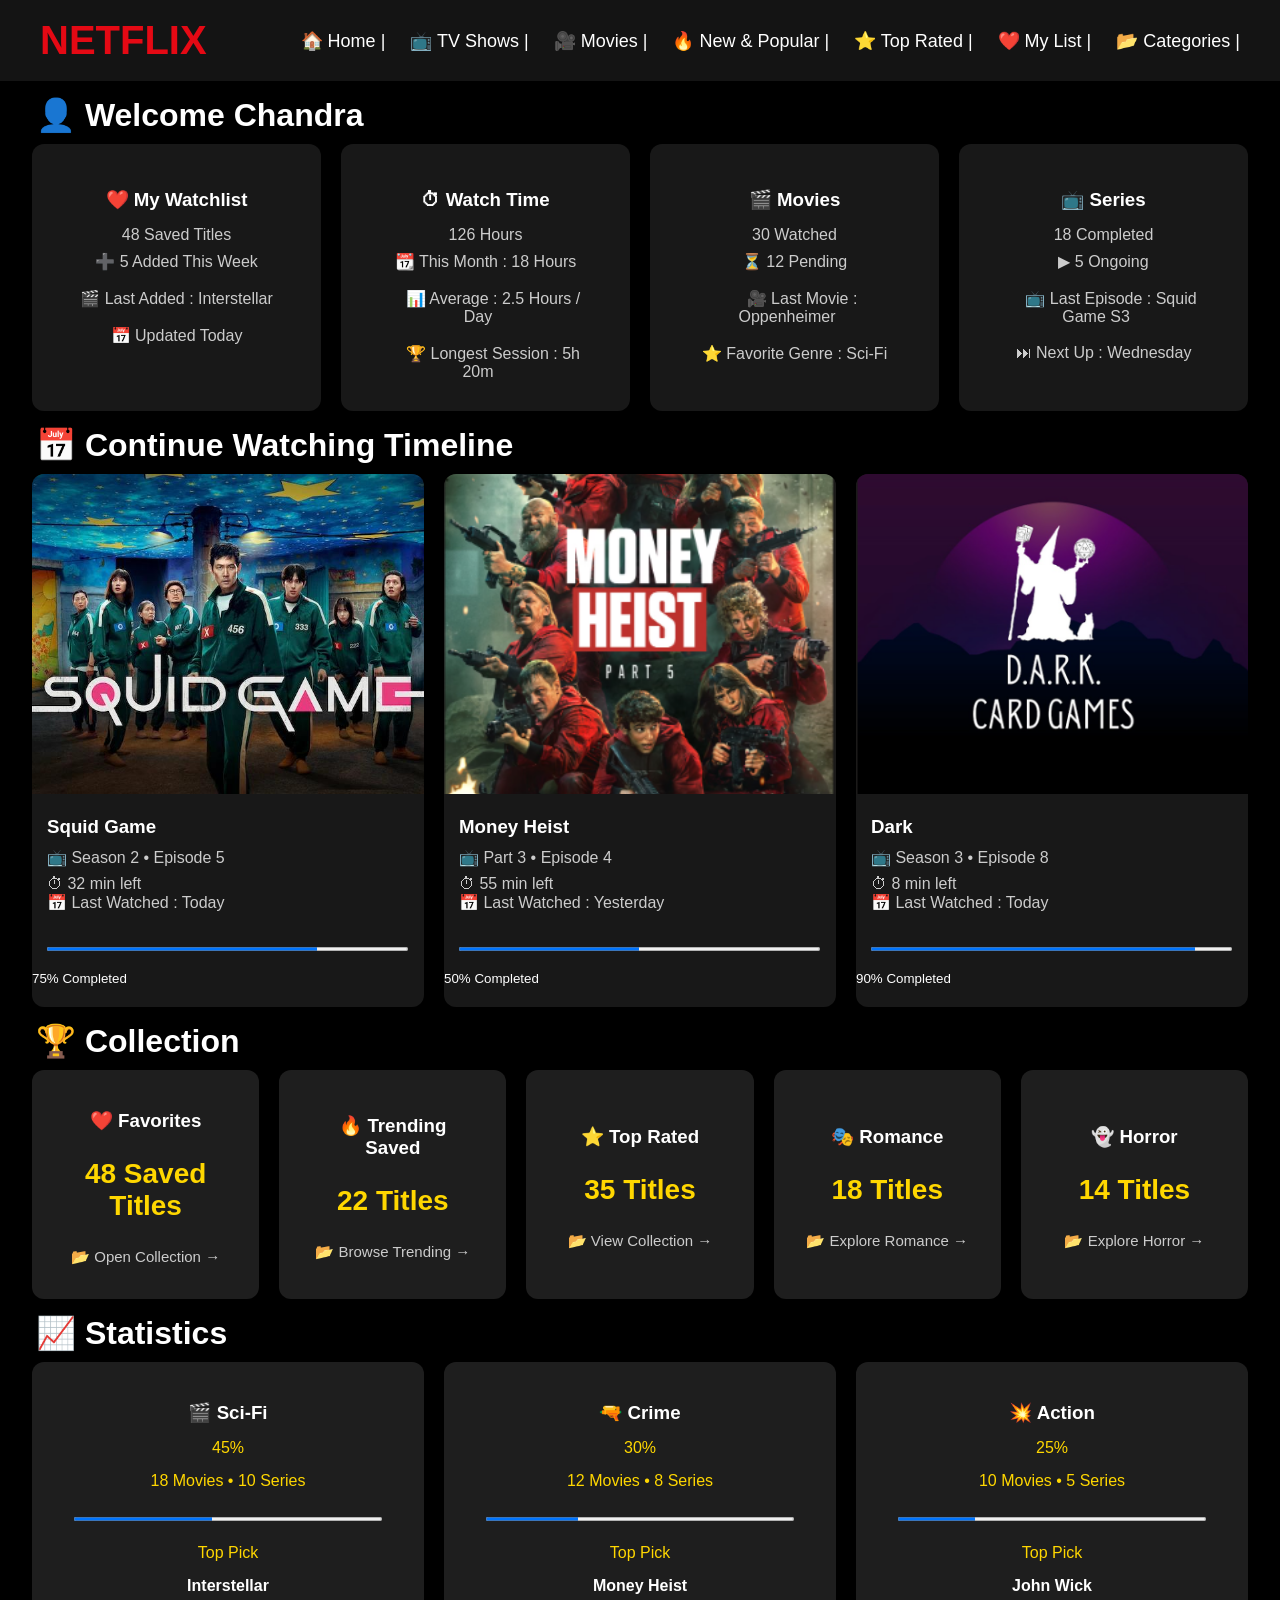
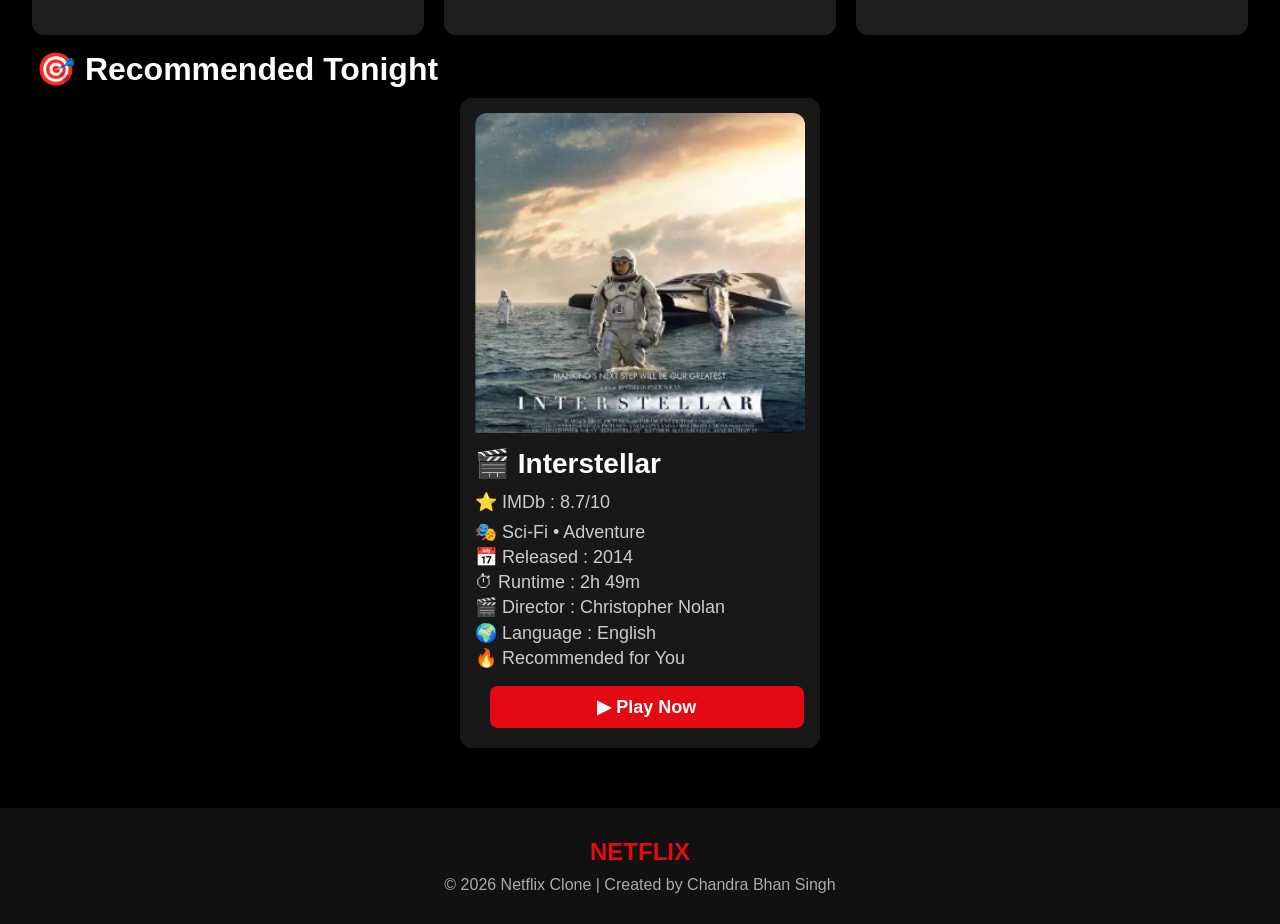
<file: mylist.html>
<!DOCTYPE html>
<html lang="en">

<head>
    <meta charset="UTF-8">
    <meta name="viewport" content="width=device-width, initial-scale=1.0">
    <link rel="stylesheet" href="https://cdnjs.cloudflare.com/ajax/libs/font-awesome/6.6.0/css/all.min.css">
    <link rel="stylesheet" href="mylist.css">
    <title>Document</title>
</head>

<body>
    <nav>
        <div class="logo">NETFLIX</div>
        <div class="menu">
            <a href="index.css"> 🏠 Home | </a>
            <a href="show.html"> 📺 TV Shows | </a>
            <a href="movie.html"> 🎥 Movies | </a>
            <a href="pupular.html"> 🔥 New & Popular | </a>
            <a href="top.html"> ⭐ Top Rated | </a>
            <a href="mylist.html"> ❤️ My List | </a>
            <a href="categories.html"> 📂 Categories | </a>
        </div>
    </nav>

    <section class="section">
        <h2>👤 Welcome Chandra</h2>
        <div class="card welcome-row">
            <div class="card-content">
                <h3>❤️ My Watchlist</h3>
                <p>48 Saved Titles</p>
                <span>➕ 5 Added This Week</span><br><br>
                <span>🎬 Last Added : Interstellar</span><br><br>
                <span>📅 Updated Today</span>
            </div>
            <div class="card-content">
                <h3>⏱ Watch Time</h3>
                <p>126 Hours</p>
                <span>📆 This Month : 18 Hours</span><br><br>
                <span>📊 Average : 2.5 Hours / Day</span><br><br>
                <span>🏆 Longest Session : 5h 20m</span>
            </div>
            <div class="card-content">
                <h3>🎬 Movies</h3>
                <p>30 Watched</p>
                <span>⏳ 12 Pending</span><br><br>
                <span>🎥 Last Movie : Oppenheimer</span><br><br>
                <span>⭐ Favorite Genre : Sci-Fi</span>
            </div>
            <div class="card-content">
                <h3>📺 Series</h3>
                <p>18 Completed</p>
                <span>▶ 5 Ongoing</span><br><br>
                <span>📺 Last Episode : Squid Game S3</span><br><br>
                <span>⏭ Next Up : Wednesday</span>
            </div>

        </div>
    </section>
    <section class="section">
        <h2>📅 Continue Watching Timeline</h2>
        <div class="card timeline-row">
            <div class="card-content">
                <img src="banner.jpg" alt="Squid Game">
                <h3>Squid Game</h3>
                <p>📺 Season 2 • Episode 5</p>
                <span>⏱ 32 min left</span><br>
                <span>📅 Last Watched : Today</span><br><br>
                <progress value="75" max="100"></progress>
                <small>75% Completed</small>
            </div>
            </a>
            <div class="card-content">
                <img src="topimg/money.png" alt="Money Heist">
                <h3>Money Heist</h3>
                <p>📺 Part 3 • Episode 4</p>
                <span>⏱ 55 min left</span><br>
                <span>📅 Last Watched : Yesterday</span><br><br>
                <progress value="50" max="100"></progress>
                <small>50% Completed</small>
            </div>
            </a>
            <div class="card-content">
                <img src="dark.png" alt="Dark">
                <h3>Dark</h3>
                <p>📺 Season 3 • Episode 8</p>
                <span>⏱ 8 min left</span><br>
                <span>📅 Last Watched : Today</span><br><br>
                <progress value="90" max="100"></progress>
                <small>90% Completed</small>
            </div>
            </a>

        </div>
    </section>

    <section class="section">
        <h2>🏆 Collection</h2>
        <div class="card collection-row">
            <div class="card-content">
                <h3>❤️ Favorites</h3>
                <p>48 Saved Titles</p>
                <span>📂 Open Collection →</span>
            </div>

            <div class="card-content">
                <h3>🔥 Trending Saved</h3>
                <p>22 Titles</p>
                <span>📂 Browse Trending →</span>
            </div>

            <div class="card-content">
                <h3>⭐ Top Rated</h3>
                <p>35 Titles</p>
                <span>📂 View Collection →</span>
            </div>

            <div class="card-content">
                <h3>🎭 Romance</h3>
                <p>18 Titles</p>
                <span>📂 Explore Romance →</span>
            </div>
            <div class="card-content">
                <h3>👻 Horror</h3>
                <p>14 Titles</p>
                <span>📂 Explore Horror →</span>
            </div>
        </div>
    </section>

    <section class="section">
        <h2>📈 Statistics</h2>
        <div class="card stats-row">
            <div class="card-content">
                <h3>🎬 Sci-Fi</h3>
                <p>45%</p>
                <p>18 Movies • 10 Series</p>
                <progress value="45" max="100"></progress>
                <p>Top Pick</p>
                <h4>Interstellar</h4>
                </p>
            </div>

            <div class="card-content">
                <h3>🔫 Crime</h3>
                <p>30%</p>
                <p>12 Movies • 8 Series</p>
                <progress value="30" max="100"></progress>
                <p>Top Pick</p>
                <h4>Money Heist</h4>
            </div>

            <div class="card-content">
                <h3>💥 Action</h3>
                <p>25%</p>
                <p>10 Movies • 5 Series</p>
                <progress value="25" max="100"></progress>
                <p>Top Pick</p>
                <h4>John Wick</h4>
            </div>

        </div>

    </section>
    <section class="section">
        <h2>🎯 Recommended Tonight</h2>
        <div class="card recommend-row">
            <a href="https://youtu.be/E_dzt5fONaw?si=boTYLDo8r-TFCP36" class="movie-link">
                <div class="card-content">
                    <img src="topimg/installer.png" alt="Interstellar">
                    <h3>🎬 Interstellar</h3>
                    <p>⭐ IMDb : 8.7/10</p>
                    <span>🎭 Sci-Fi • Adventure</span><br>
                    <span>📅 Released : 2014</span><br>
                    <span>⏱ Runtime : 2h 49m</span><br>
                    <span>🎬 Director : Christopher Nolan</span><br>
                    <span>🌍 Language : English</span><br>
                    <span>🔥 Recommended for You</span>
                    <button>▶ Play Now</button>
                </div>
            </a>
        </div>
    </section>

    <footer>
        <h2>NETFLIX</h2>
        <p>© 2026 Netflix Clone | Created by Chandra Bhan Singh</p>
    </footer>
</file>
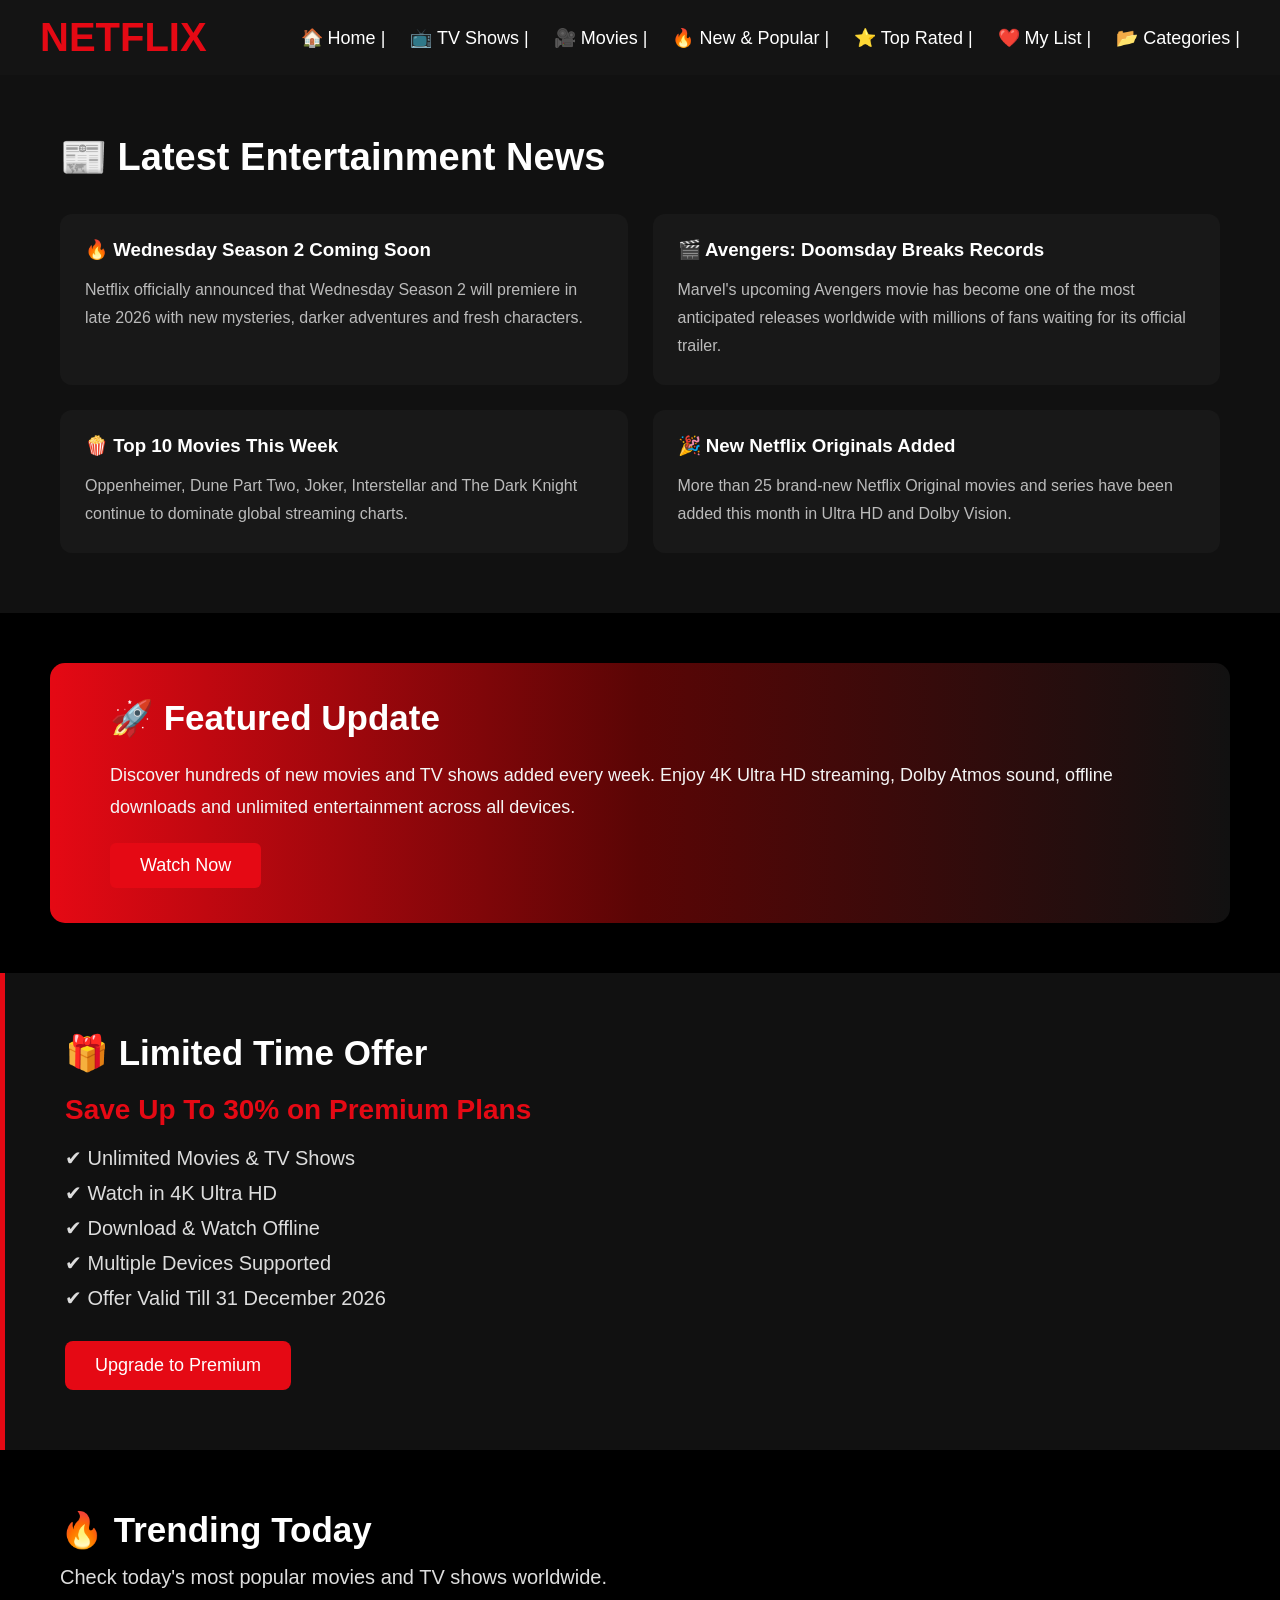
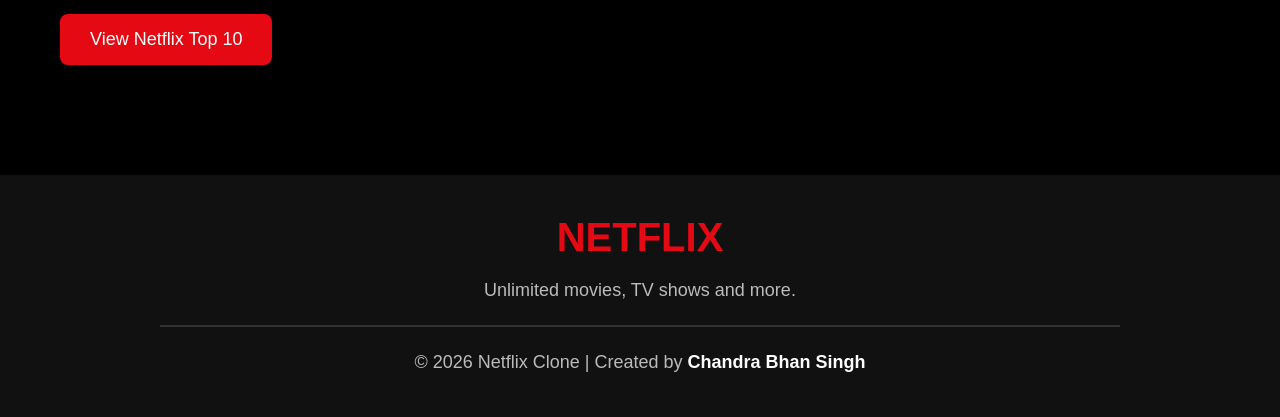
<file: pupular.html>
<!DOCTYPE html>
<html lang="en">

<head>
    <meta charset="UTF-8">
    <meta name="viewport" content="width=device-width, initial-scale=1.0">
    <link rel="stylesheet" href="https://cdnjs.cloudflare.com/ajax/libs/font-awesome/6.6.0/css/all.min.css">
    <link rel="stylesheet" href="popular.css">
    <title>Document</title>
</head>

<body>
    <nav>
        <div class="logo">NETFLIX</div>
        <div class="menu">
            <a href="index.css"> 🏠 Home | </a>
            <a href="show.html"> 📺 TV Shows | </a>
            <a href="movie.html"> 🎥 Movies | </a>
            <a href="pupular.html"> 🔥 New & Popular | </a>
            <a href="top.html"> ⭐ Top Rated | </a>
            <a href="mylist.html"> ❤️ My List | </a>
            <a href="categories.html"> 📂 Categories | </a>
        </div>
    </nav>
    <section class="latest-news">
        <h2>📰 Latest Entertainment News</h2>
        <div class="news-box">
            <!-- Wednesday -->
            <a href="show.html" class="news-card">
                <h3>🔥 Wednesday Season 2 Coming Soon</h3>
                <p>
                    Netflix officially announced that Wednesday Season 2
                    will premiere in late 2026 with new mysteries,
                    darker adventures and fresh characters.
                </p>
            </a>

            <!-- Avengers -->
            <a href="movie.html" class="news-card">
                <h3>🎬 Avengers: Doomsday Breaks Records</h3>
                <p>
                    Marvel's upcoming Avengers movie has become one of
                    the most anticipated releases worldwide with millions
                    of fans waiting for its official trailer.
                </p>
            </a>
            <a href="top.html" class="news-card">
                <h3>🍿 Top 10 Movies This Week</h3>
                <p>
                    Oppenheimer, Dune Part Two, Joker,
                    Interstellar and The Dark Knight
                    continue to dominate global streaming charts.
                </p>
            </a>
            <a href="show.html" class="news-card">
                <h3>🎉 New Netflix Originals Added</h3>
                <p>
                    More than 25 brand-new Netflix Original movies
                    and series have been added this month in
                    Ultra HD and Dolby Vision.
                </p>
            </a>
        </div>
    </section>
    <section class="featured-update">
        <h2>🚀 Featured Update</h2>
        <p>
            Discover hundreds of new movies and TV shows added every week.
            Enjoy 4K Ultra HD streaming, Dolby Atmos sound,
            offline downloads and unlimited entertainment across all devices.
        </p>
        <a href="movie.html" class="btn">Watch Now</a>
    </section>
    <section class="offer">
        <h2>🎁 Limited Time Offer</h2>
        <h3>Save Up To 30% on Premium Plans</h3>
        <p>
            ✔ Unlimited Movies & TV Shows <br>
            ✔ Watch in 4K Ultra HD <br>
            ✔ Download & Watch Offline <br>
            ✔ Multiple Devices Supported <br>
            ✔ Offer Valid Till 31 December 2026
        </p>
        <a href="login.html" class="offer-btn">
            Upgrade to Premium
        </a>

    </section>
    <section class="trending-today">

        <h2>🔥 Trending Today</h2>
        <p>
            Check today's most popular movies and TV shows worldwide.
        </p>
        <a href="https://www.youtube.com/live/6-PE6FUnNt8?si=tD7KT_kqK911AYng" target="_blank" class="trend-btn">
            View Netflix Top 10
        </a>
    </section>
    <footer>
        <h2>NETFLIX</h2>

        <p>Unlimited movies, TV shows and more.</p>
        <hr>
        <p>© 2026 Netflix Clone | Created by <strong>Chandra Bhan Singh</strong></p>
    </footer>
</file>
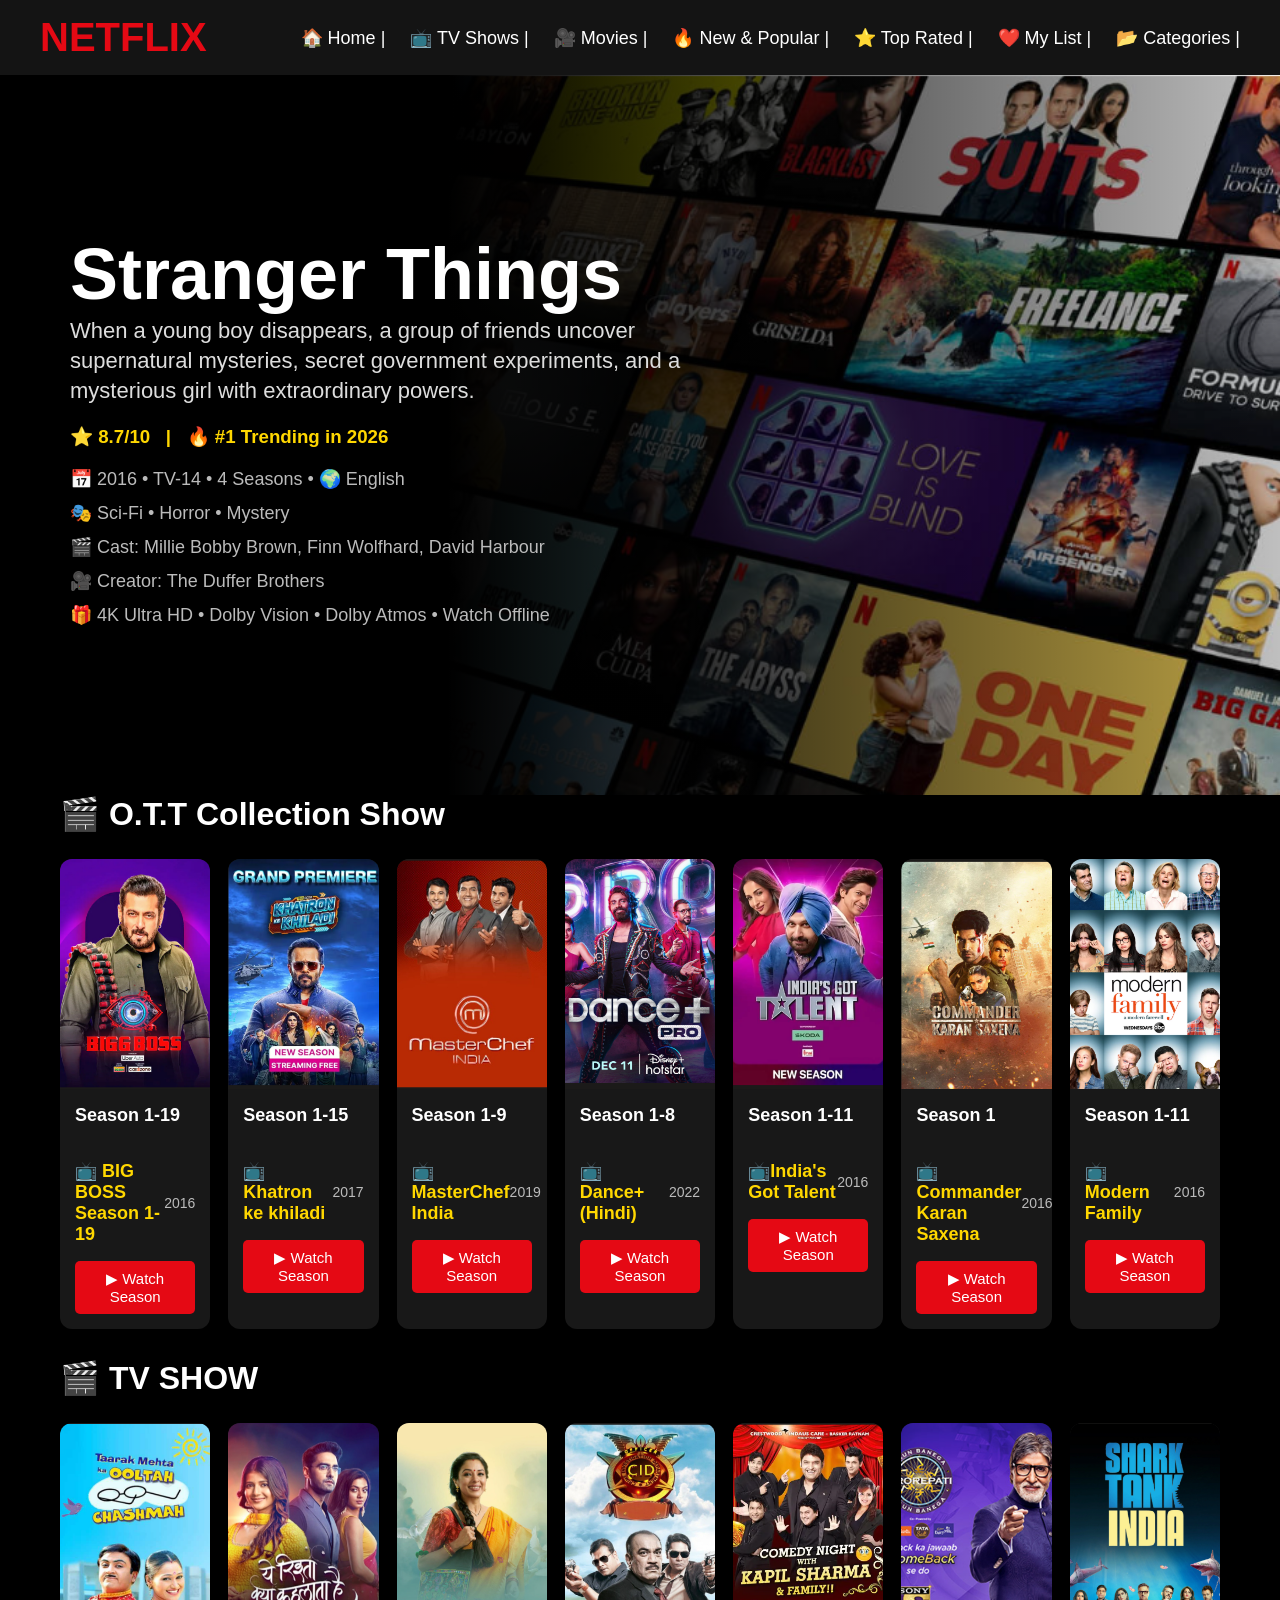
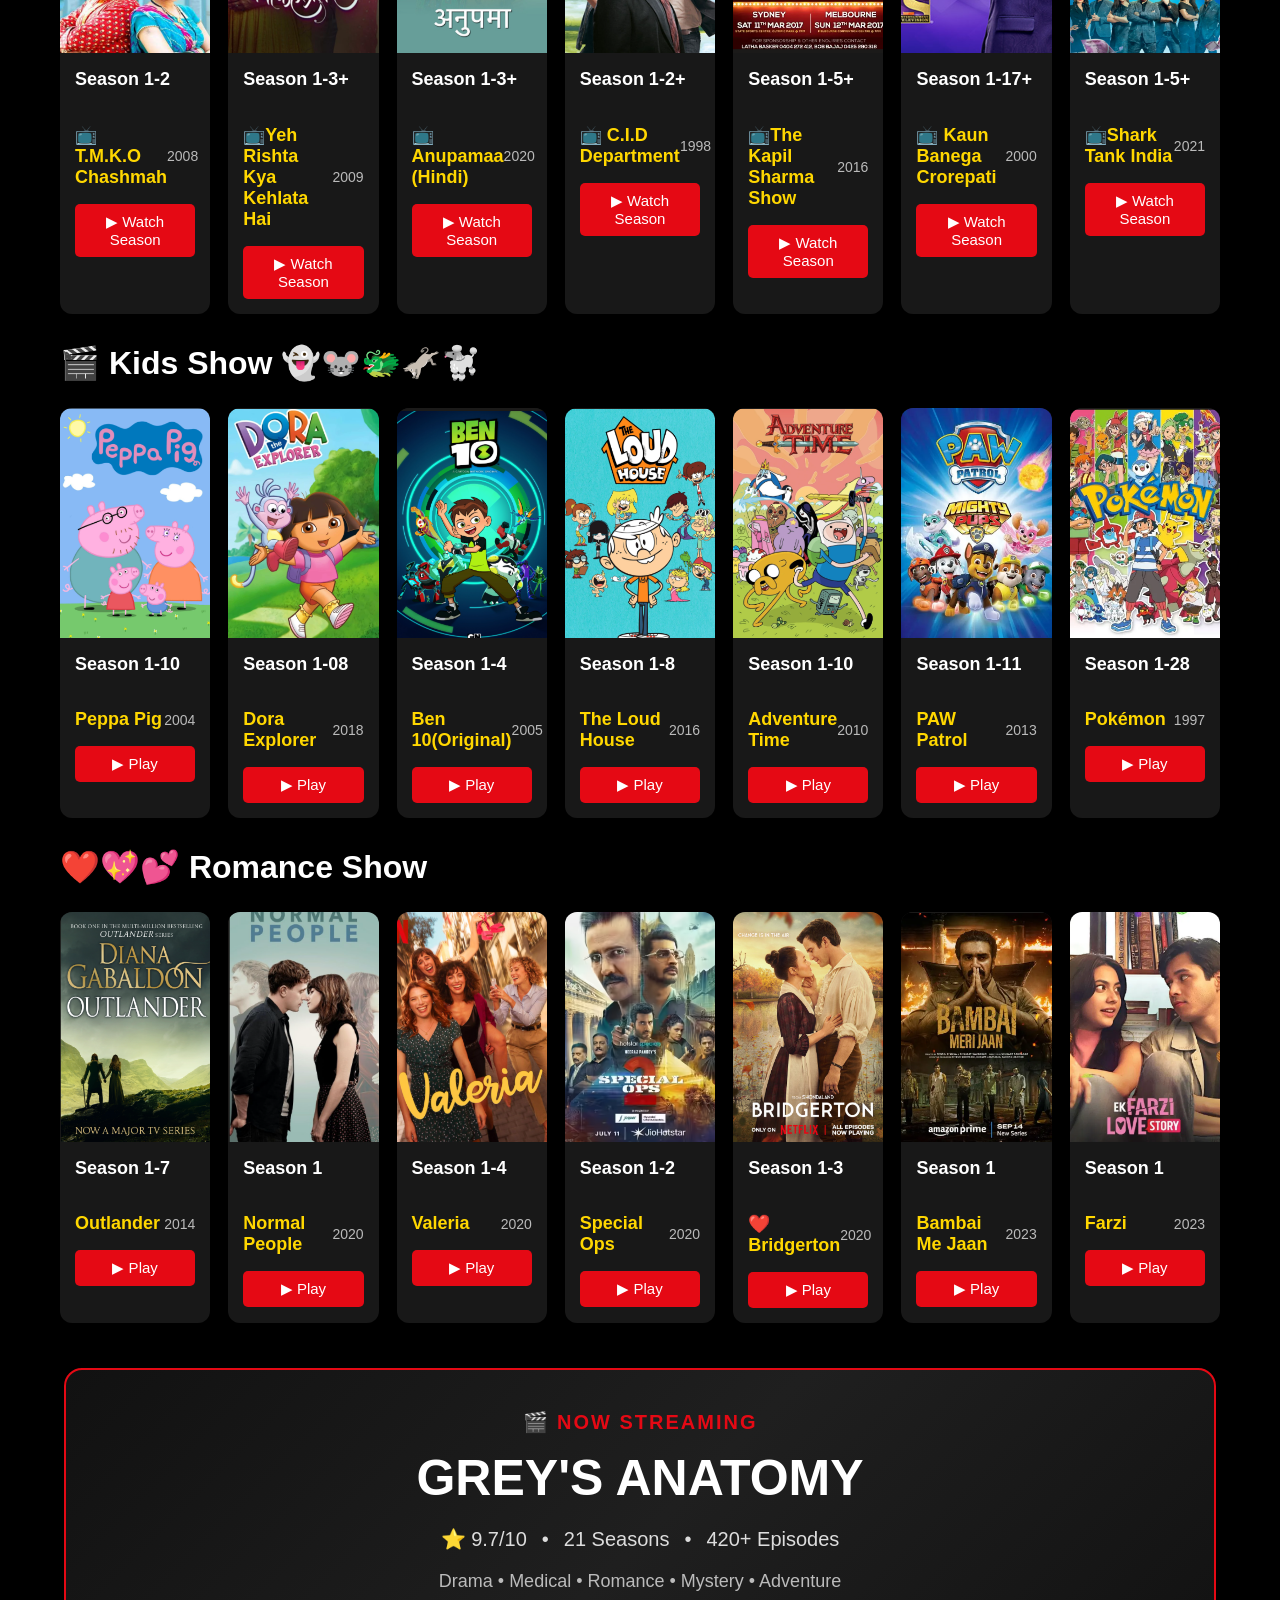
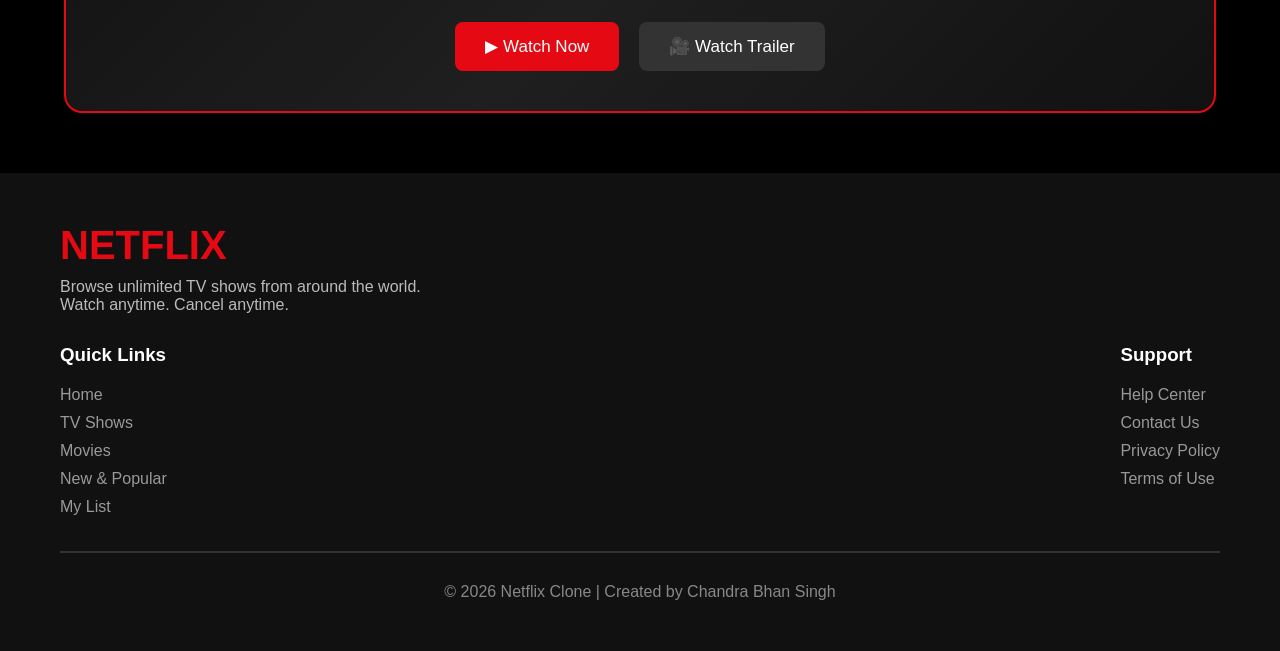
<file: show.html>
<!DOCTYPE html>
<html lang="en">

<head>
    <meta charset="UTF-8">
    <meta name="viewport" content="width=device-width, initial-scale=1.0">
    <link rel="stylesheet" href="https://cdnjs.cloudflare.com/ajax/libs/font-awesome/6.6.0/css/all.min.css">
    <link rel="stylesheet" href="show.css">
    <title>Document</title>
</head>

<body>
    <nav>
        <div class="logo">NETFLIX</div>
        <div class="menu">
            <a href="index.html"> 🏠 Home | </a>
            <a href="show.html"> 📺 TV Shows | </a>
            <a href="movie.html"> 🎥 Movies | </a>
            <a href="pupular.html"> 🔥 New & Popular | </a>
            <a href="top.html"> ⭐ Top Rated | </a>
            <a href="mylist.html"> ❤️ My List | </a>
            <a href="categories.html"> 📂 Categories | </a>
        </div>
    </nav>
    <section class="hero">

        <div class="hero-content">
            <h1>Stranger Things</h1>
            <p>
                When a young boy disappears, a group of friends uncover
                supernatural mysteries, secret government experiments,
                and a mysterious girl with extraordinary powers.
            </p>
            <h3>⭐ 8.7/10 &nbsp; | &nbsp; 🔥 #1 Trending in 2026</h3>
            <h4>📅 2016 • TV-14 • 4 Seasons • 🌍 English</h4>
            <h4>🎭 Sci-Fi • Horror • Mystery</h4>
            <h4>🎬 Cast: Millie Bobby Brown, Finn Wolfhard, David Harbour</h4>
            <h4>🎥 Creator: The Duffer Brothers</h4>
            <h4>🎁 4K Ultra HD • Dolby Vision • Dolby Atmos • Watch Offline</h4>
    </section>
    <section class="section">

        <h2>🎬 O.T.T Collection Show</h2>
        <div class="card">
            <img src="showimg/bigboss.png" alt="Season 1">
            <div class="card-content">
                <h3>Season 1-19</h3>
                <div class="card-info">
                    <span>📺 BIG BOSS Season 1-19</span>
                    <span>2016</span>
                </div>
                <a href="https://youtu.be/jL1_tLVYR0w?si=_LEOfEQn6FmLgoG2" target="_blank">
                    <button>▶ Watch Season</button>
                </a>
            </div>
        </div>

        <div class="card">
            <img src="showimg/khatro.png" alt="Season 2">
            <div class="card-content">
                <h3>Season 1-15</h3>
                <div class="card-info">
                    <span>📺 Khatron ke khiladi </span>
                    <span>2017</span>
                </div>
                <a href="https://youtu.be/cNqqg80_Fyk?si=JsmdoLgDniS0Mi70" target="_blank">
                    <button>▶ Watch Season</button>
                </a>
            </div>
        </div>

        <div class="card">
            <img src="showimg/master.png" alt="Season 3">
            <div class="card-content">
                <h3>Season 1-9</h3>
                <div class="card-info">
                    <span>📺 MasterChef India</span>
                    <span>2019</span>
                </div>
                <a href="https://youtu.be/H3l9D7g83nc?si=b6nldp52cPeQmfUH" target="_blank">
                    <button>▶ Watch Season</button>
                </a>
            </div>
        </div>

        <div class="card">
            <img src="showimg/dance+.png" alt="Season 4">
            <div class="card-content">
                <h3>Season 1-8</h3>
                <div class="card-info">
                    <span>📺 Dance+ (Hindi)</span>
                    <span>2022</span>
                </div>
                <a href="https://youtu.be/wWXgU2-timI?si=4580rfzcalkLAGcj" target="_blank">
                    <button>▶ Watch Season</button>
                </a>
            </div>
        </div>
        <div class="card">
            <img src="showimg/talent.png" alt="Season 1">
            <div class="card-content">
                <h3>Season 1-11</h3>
                <div class="card-info">
                    <span>📺India's Got Talent</span>
                    <span>2016</span>
                </div>
                <a href="https://youtu.be/c35fpGWqXnk?si=F5ly8YKUI-DBdV1U" target="_blank">
                    <button>▶ Watch Season</button>
                </a>
            </div>
        </div>
        <div class="card">
            <img src="showimg/commander.png" alt="Season 1">
            <div class="card-content">
                <h3>Season 1</h3>
                <div class="card-info">
                    <span>📺 Commander Karan Saxena</span>
                    <span>2016</span>
                </div>
                <a href="https://youtu.be/9H9i1rRRNLg?si=Jdge0PhRspUbzS23" target="_blank">
                    <button>▶ Watch Season</button>
                </a>
            </div>
        </div>
        <div class="card">
            <img src="showimg/family.png" alt="Season 1">
            <div class="card-content">
                <h3>Season 1-11</h3>
                <div class="card-info">
                    <span>📺 Modern Family</span>
                    <span>2016</span>
                </div>
                <a href="https://youtu.be/vWxVc5f9jhE?si=PYdyrnqc_X5KB9s4" target="_blank">
                    <button>▶ Watch Season</button>
                </a>
            </div>
        </div>

    </section>

    <section class="section">

        <h2>🎬 TV SHOW</h2>

        <div class="card">
            <img src="showimg/tarak.png" alt="Season 1">
            <div class="card-content">
                <h3>Season 1-2</h3>
                <div class="card-info">
                    <span>📺 T.M.K.O Chashmah</span>
                    <span>2008</span>
                </div>
                <a href="https://youtu.be/j4QivcD2EAQ?si=Xl6cRArL_h1sII1q" target="_blank">
                    <button>▶ Watch Season</button>
                </a>
            </div>
        </div>

        <div class="card">
            <img src="showimg/rista.png" alt="Season 2">
            <div class="card-content">
                <h3>Season 1-3+</h3>
                <div class="card-info">
                    <span>📺Yeh Rishta Kya Kehlata Hai </span>
                    <span>2009</span>
                </div>
                <a href="https://youtu.be/9FQ6nNKgBOU?si=nXxBBRlQwsKy1awe" target="_blank">
                    <button>▶ Watch Season</button>
                </a>
            </div>
        </div>

        <div class="card">
            <img src="showimg/anupma.png" alt="Season 3">
            <div class="card-content">
                <h3>Season 1-3+</h3>
                <div class="card-info">
                    <span>📺 Anupamaa (Hindi)</span>
                    <span>2020</span>
                </div>
                <a href="https://youtu.be/p-DDqKPIaJ4?si=59nxHDUwG6GpE4qz" target="_blank">
                    <button>▶ Watch Season</button>
                </a>
            </div>
        </div>

        <div class="card">
            <img src="showimg/cid.png" alt="Season 4">
            <div class="card-content">
                <h3>Season 1-2+</h3>
                <div class="card-info">
                    <span>📺 C.I.D Department</span>
                    <span>1998</span>
                </div>
                <a href="https://youtu.be/yPcSxZKPB7Y?si=-H3BZui-7aNs8yTr" target="_blank">
                    <button>▶ Watch Season</button>
                </a>
            </div>
        </div>
        <div class="card">
            <img src="showimg/kapil.png" alt="Season 1">
            <div class="card-content">
                <h3>Season 1-5+</h3>
                <div class="card-info">
                    <span>📺The Kapil Sharma Show</span>
                    <span>2016</span>
                </div>
                <a href="https://youtu.be/YcnS3YGRE30?si=q_iIKc_fSMI8IZKa" target="_blank">
                    <button>▶ Watch Season</button>
                </a>
            </div>
        </div>
        <div class="card">
            <img src="showimg/kbc.png" alt="Season 1">
            <div class="card-content">
                <h3>Season 1-17+</h3>
                <div class="card-info">
                    <span>📺 Kaun Banega Crorepati</span>
                    <span>2000</span>
                </div>
                <a href="https://youtu.be/TaBdG4iKEUs?si=i6etUx7RzbijeF_n" target="_blank">
                    <button>▶ Watch Season</button>
                </a>
            </div>
        </div>
        <div class="card">
            <img src="showimg/sharktank.png" alt="Season 1">
            <div class="card-content">
                <h3>Season 1-5+</h3>
                <div class="card-info">
                    <span>📺Shark Tank India</span>
                    <span>2021</span>
                </div>
                <a href="https://youtu.be/1WDLjf6ua3Y?si=kclM_SMQg-dusy4w" target="_blank">
                    <button>▶ Watch Season</button>
                </a>
            </div>
        </div>
    </section>

    <section class="section">
        <h2>🎬 Kids Show 👻🐭🐲🫏🐩 </h2>

        <div class="card">
            <img src="showimg/peppa.png" alt="">
            <div class="card-content">
                <h3>Season 1-10</h3>
                <div class="card-info">
                    <span>Peppa Pig</span>
                    <span>2004</span>
                </div>
                <a href="https://youtu.be/5CjF89T6uwM?si=crW95VVo6qNogQ37" target="_blank">
                    <button>▶ Play</button>
                </a>

            </div>
        </div>


        <div class="card">
            <img src="showimg/dora.png" alt="">
            <div class="card-content">
                <h3>Season 1-08</h3>
                <div class="card-info">
                    <span>Dora Explorer</span>
                    <span>2018</span>
                </div>
                <a href="https://youtu.be/gGslvfeQocU?si=gmqwRrO1OX204gVt" target="_blank">
                    <button>▶ Play</button>
                </a>

            </div>
        </div>

        <div class="card">
            <img src="showimg/ben10.png" alt="">
            <div class="card-content">
                <h3>Season 1-4</h3>
                <div class="card-info">
                    <span>Ben 10(Original)</span>
                    <span>2005</span>
                </div>
                <a href="https://youtu.be/T89-oYkOlhg?si=knx20s5oZU2N-OWR" target="_blank">
                    <button>▶ Play</button>
                </a>

            </div>
        </div>

        <div class="card">
            <img src="showimg/loud.png" alt="">
            <div class="card-content">
                <h3>Season 1-8</h3>
                <div class="card-info">
                    <span>The Loud House</span>
                    <span>2016</span>
                </div>
                <a href="https://youtu.be/7EkzZer9lq0?si=23EbbgZWjykMCgeM" target="_blank">
                    <button>▶ Play</button>
                </a>

            </div>
        </div>

        <div class="card">
            <img src="showimg/adventure.png" alt="">
            <div class="card-content">
                <h3>Season 1-10</h3>
                <div class="card-info">
                    <span>Adventure Time</span>
                    <span>2010</span>
                </div>
                <a href="https://youtu.be/tg7ovSctPX8?si=DUMiRPCu7-JGu_tw" target="_blank">
                    <button>▶ Play</button>
                </a>

            </div>
        </div>

        <div class="card">
            <img src="showimg/paw.png" alt="">
            <div class="card-content">
                <h3>Season 1-11</h3>
                <div class="card-info">
                    <span>PAW Patrol</span>
                    <span>2013</span>
                </div>
                <a href="https://youtu.be/7TgK3_S_OUY?si=t5JXJfHMrzRftYvP" target="_blank">
                    <button>▶ Play</button>
                </a>

            </div>
        </div>

        <div class="card">
            <img src="showimg/pokemon.png" alt="">
            <div class="card-content">
                <h3>Season 1-28</h3>
                <div class="card-info">
                    <span>Pokémon</span>
                    <span>1997</span>
                </div>
                <a href="https://youtu.be/gdAR5cHigsU?si=yTJPvr_bfwIjNSTB" target="_blank">
                    <button>▶ Play</button>
                </a>

            </div>
        </div>

    </section>

    <section class="section">
        <h2>❤️💖💕 Romance Show </h2>
        <div class="card">
            <img src="showimg/outlender.png" alt="">
            <div class="card-content">
                <h3>Season 1-7</h3>
                <div class="card-info">
                    <span>Outlander</span>
                    <span>2014</span>
                </div>
                <a href="https://youtu.be/PFFKjptRr7Y?si=Ma6M_VBHxxiorgR9" target="_blank">
                    <button>▶ Play</button>
                </a>
            </div>
        </div>

        <div class="card">
            <img src="showimg/normal.png" alt="">
            <div class="card-content">
                <h3>Season 1</h3>
                <div class="card-info">
                    <span>Normal People</span>
                    <span>2020</span>
                </div>
                <a href="https://youtu.be/PZw7wMQyTvI?si=ywZhNLpzkrWqBX3V" target="_blank">
                    <button>▶ Play</button>
                </a>

            </div>
        </div>

        <div class="card">
            <img src="showimg/valeriya.png" alt="">
            <div class="card-content">
                <h3>Season 1-4</h3>
                <div class="card-info">
                    <span>Valeria</span>
                    <span>2020</span>
                </div>
                <a href="https://youtu.be/vPB5Fg6gq9E?si=itHKweg5u5XO3Itn" target="_blank">
                    <button>▶ Play</button>
                </a>

            </div>
        </div>

        <div class="card">
            <img src="showimg/specialops.png" alt="">
            <div class="card-content">
                <h3>Season 1-2</h3>
                <div class="card-info">
                    <span>Special Ops</span>
                    <span>2020</span>
                </div>
                <a href="https://youtu.be/GF0H5DZAE2g?si=OePoXjMEXIcmXdb2" target="_blank">
                    <button>▶ Play</button>
                </a>

            </div>
        </div>

        <div class="card">
            <img src="showimg/bridge.png" alt="">
            <div class="card-content">
                <h3>Season 1-3</h3>
                <div class="card-info">
                    <span>❤️ Bridgerton</span>
                    <span>2020</span>
                </div>
                <a href="https://youtu.be/IqaXNwAzSmQ?si=Gb2lVx5EGJpQEbnA" target="_blank">
                    <button>▶ Play</button>
                </a>

            </div>
        </div>

        <div class="card">
            <img src="showimg/bambai.png" alt="">
            <div class="card-content">
                <h3>Season 1</h3>
                <div class="card-info">
                    <span>Bambai Me Jaan</span>
                    <span>2023</span>
                </div>
                <a href="https://youtu.be/n0cjLj5pdpU?si=YvKFGtczBEzvNFSB" target="_blank">
                    <button>▶ Play</button>
                </a>

            </div>
        </div>

        <div class="card">
            <img src="showimg/farzi.png" alt="">
            <div class="card-content">
                <h3>Season 1</h3>
                <div class="card-info">
                    <span>Farzi</span>
                    <span>2023</span>
                </div>
                <a href="https://youtu.be/9n9DkTUeXrY?si=qZgQ2BGieNeJ3LdD" target="_blank">
                    <button>▶ Play</button>
                </a>

            </div>
        </div>
    </section>

    <section class="stream-banner">
        <h4>🎬 NOW STREAMING</h4>
        <h1>GREY'S ANATOMY</h1>
        <div class="stream-info">
            <span>⭐ 9.7/10</span>
            <span>•</span>
            <span>21 Seasons</span>
            <span>•</span>
            <span>420+ Episodes</span>
        </div>
        <p>Drama • Medical • Romance • Mystery • Adventure</p>
        <div class="stream-btn">
            <a href="https://www.youtube.com/live/6-PE6FUnNt8?si=tD7KT_kqK911AYng" target="_blank">
                <button>▶ Watch Now</button>
            </a>
            <a href="https://www.youtube.com/results?search_query=Grey%27s+Anatomy+Official+Trailer" target="_blank">
                <button class="trailer-btn">🎥 Watch Trailer</button>
            </a>
        </div>
    </section>




























    <footer>

        <div class="footer-logo">
            <h2>NETFLIX</h2>
            <p>Browse unlimited TV shows from around the world.<br>
                Watch anytime. Cancel anytime.</p>
        </div>

        <div class="footer-content">

            <div class="footer-box">
                <h3>Quick Links</h3>

                <a href="main.html">Home</a>
                <a href="show.html">TV Shows</a>
                <a href="movies.html">Movies</a>
                <a href="popular.html">New & Popular</a>
                <a href="mylist.html">My List</a>
            </div>

            <div class="footer-box">
                <h3>Support</h3>

                <a href="#">Help Center</a>
                <a href="#">Contact Us</a>
                <a href="#">Privacy Policy</a>
                <a href="#">Terms of Use</a>
            </div>

        </div>

        <hr>

        <p class="copy">
            © 2026 Netflix Clone | Created by Chandra Bhan Singh
        </p>

    </footer>
</file>
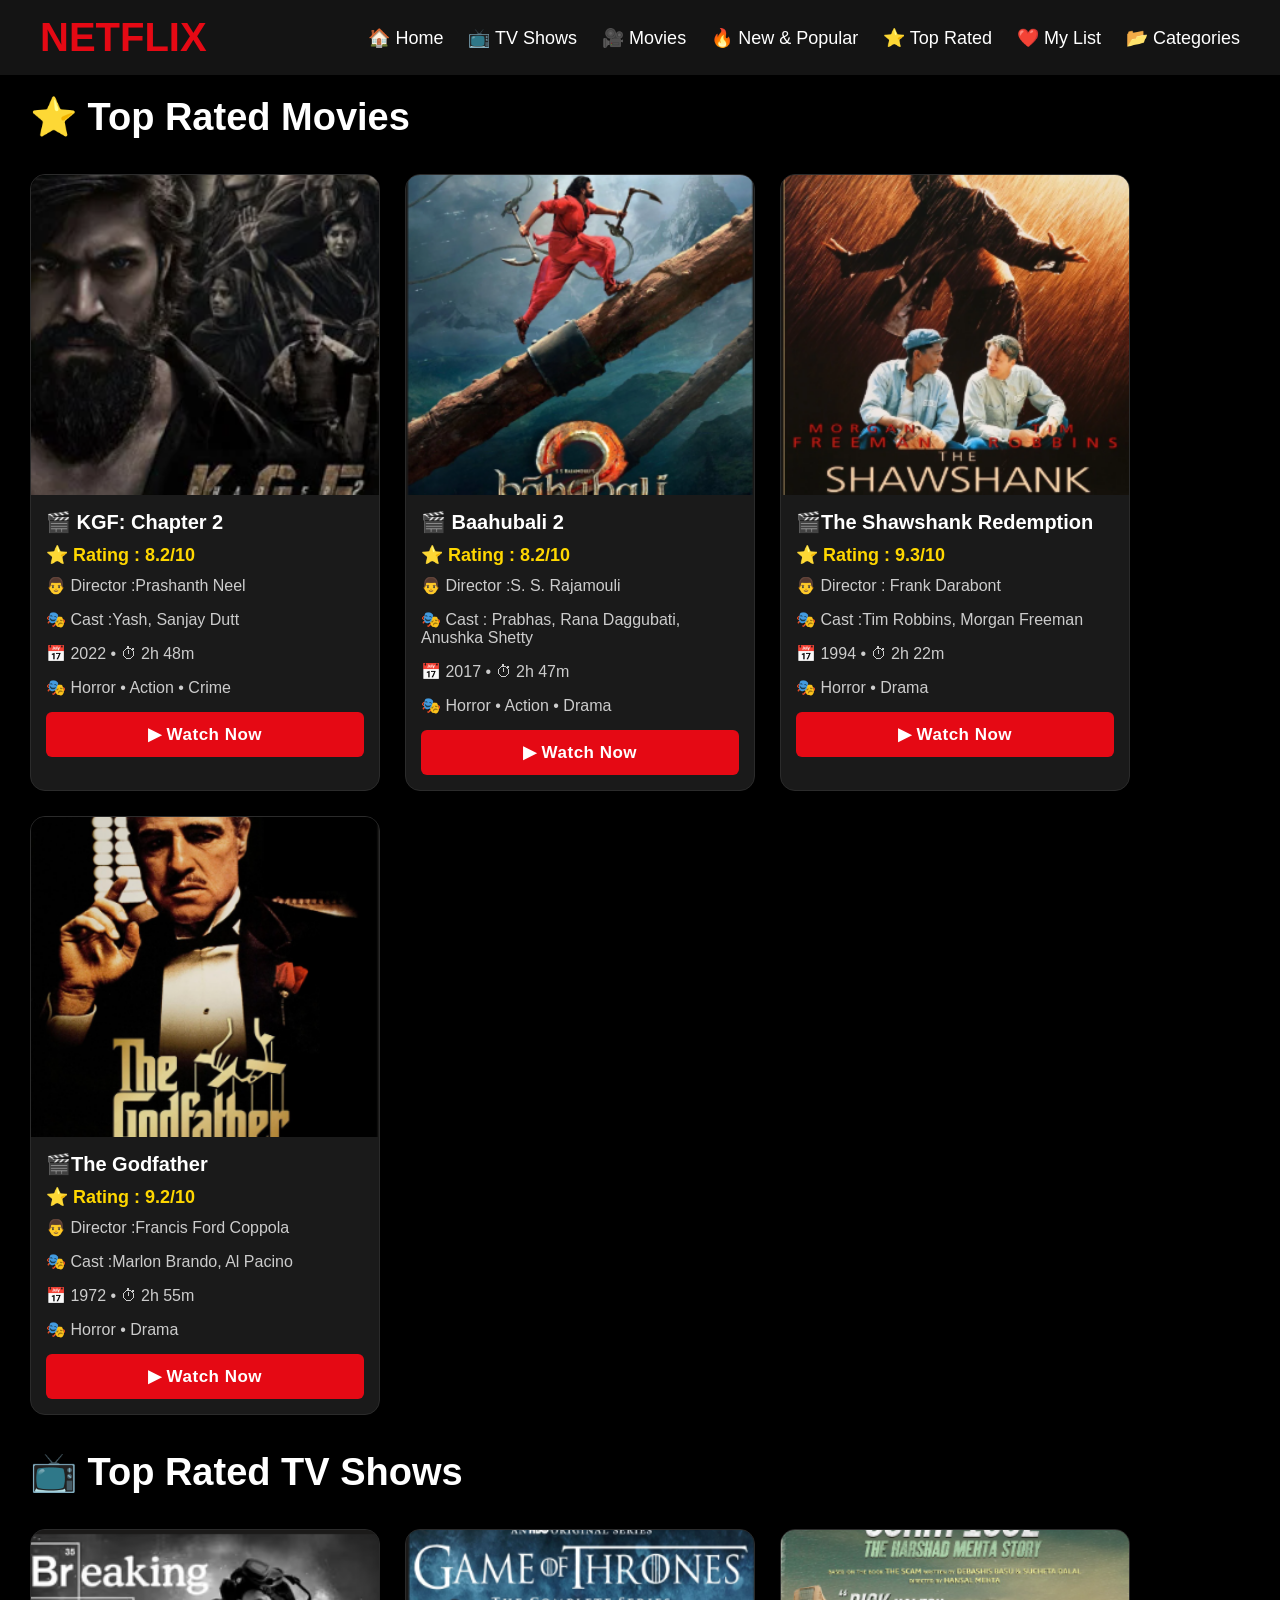
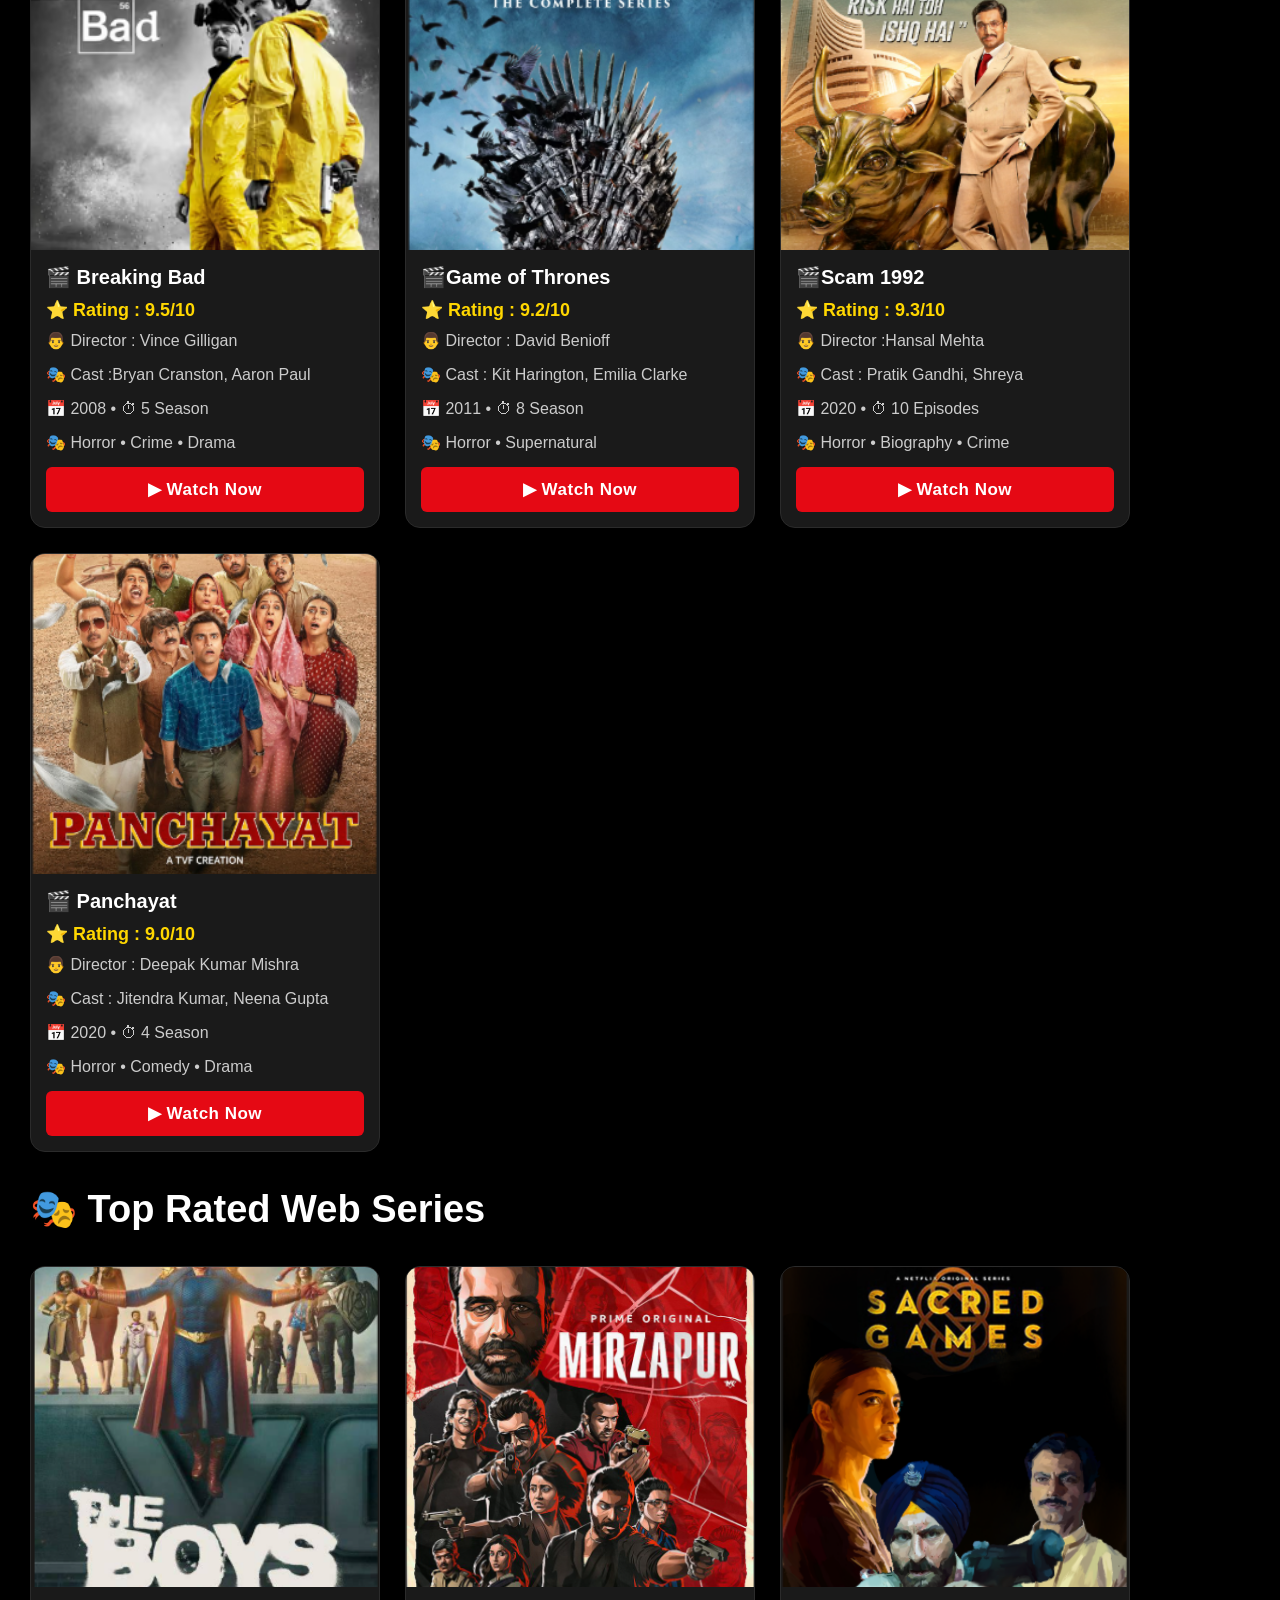
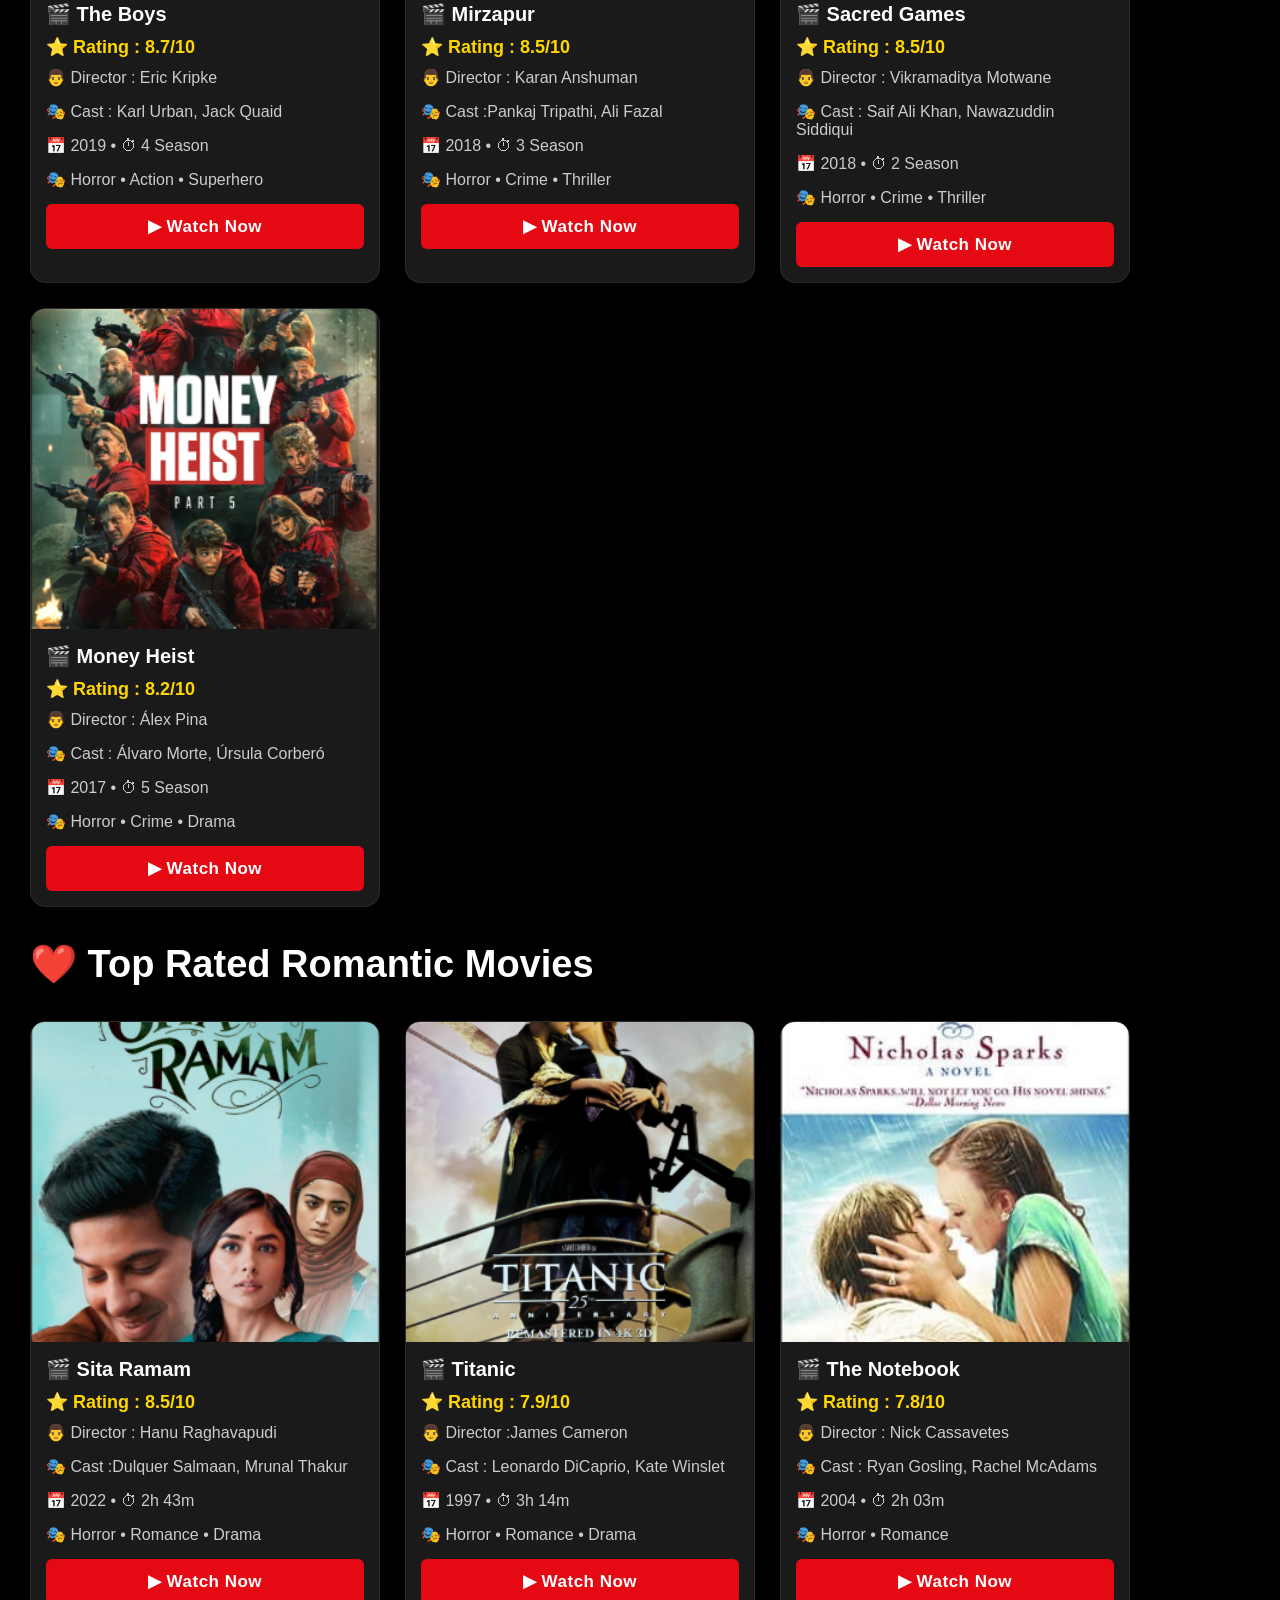
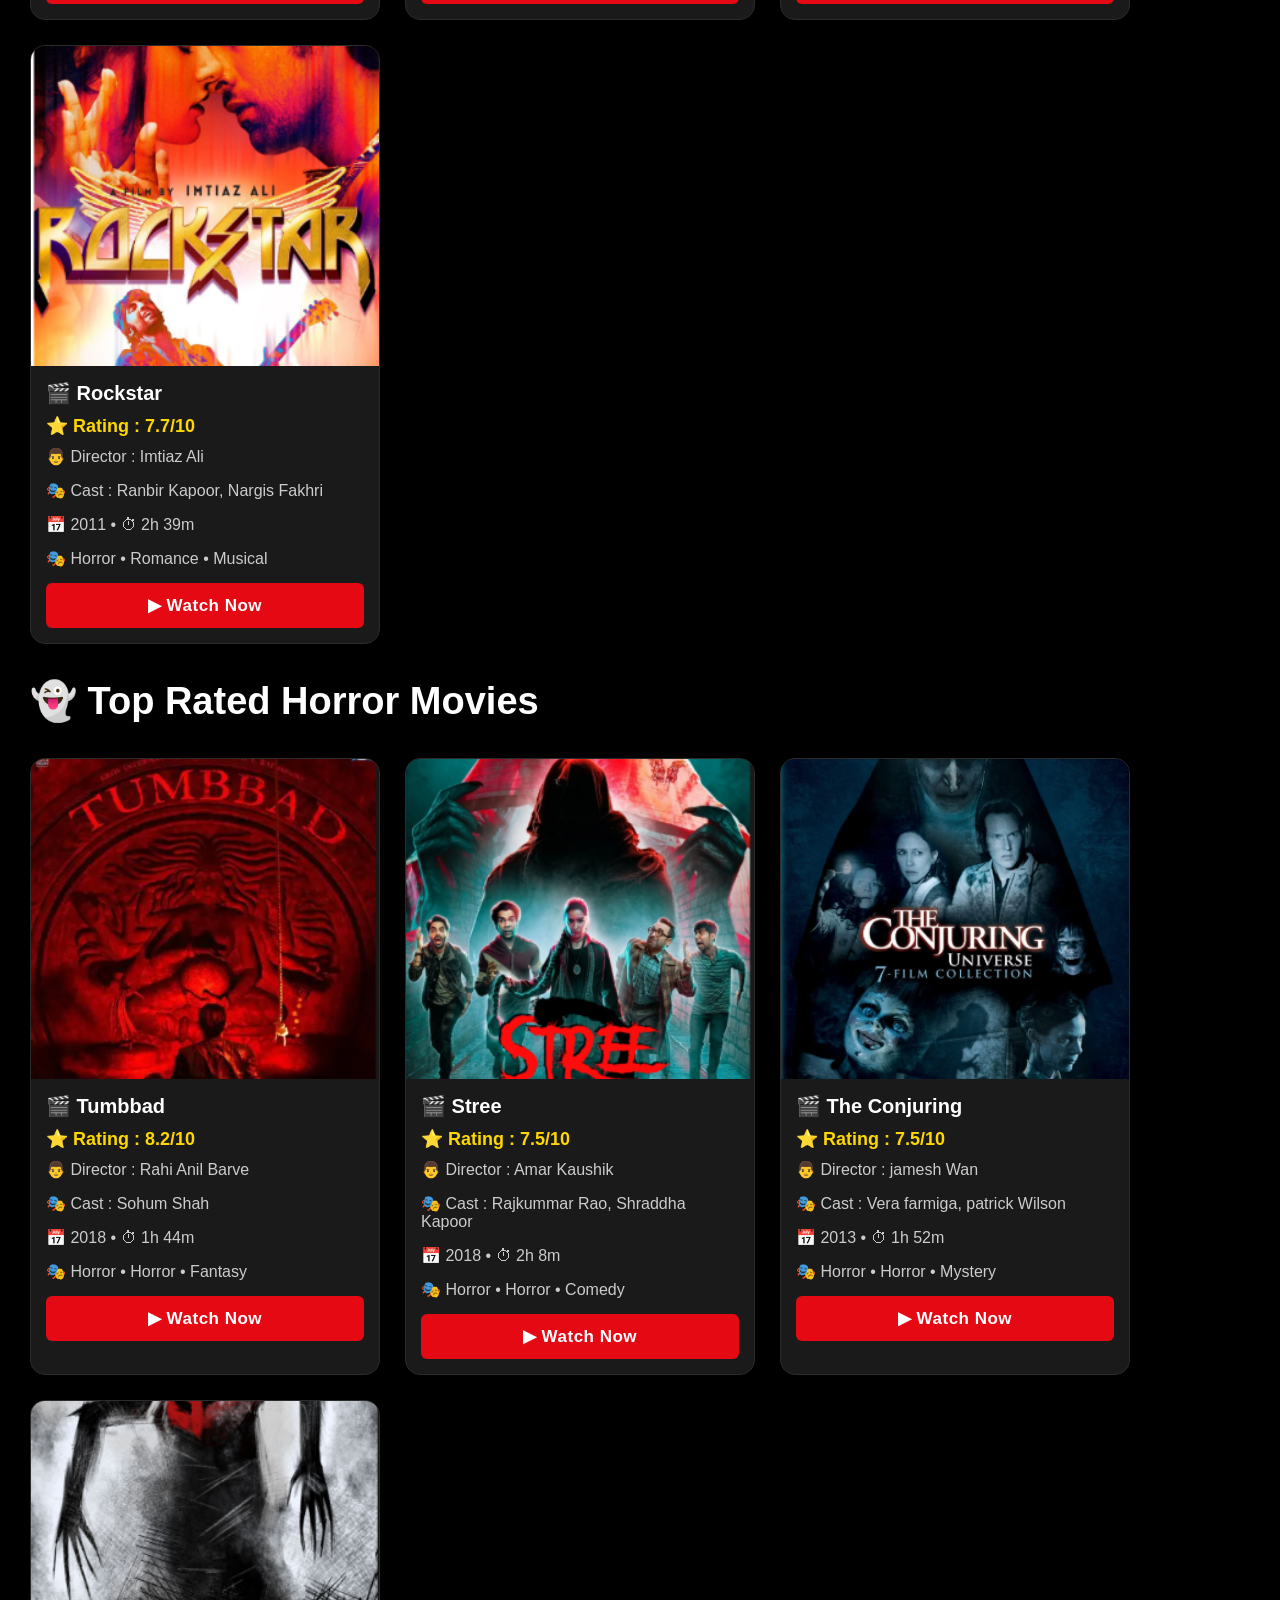
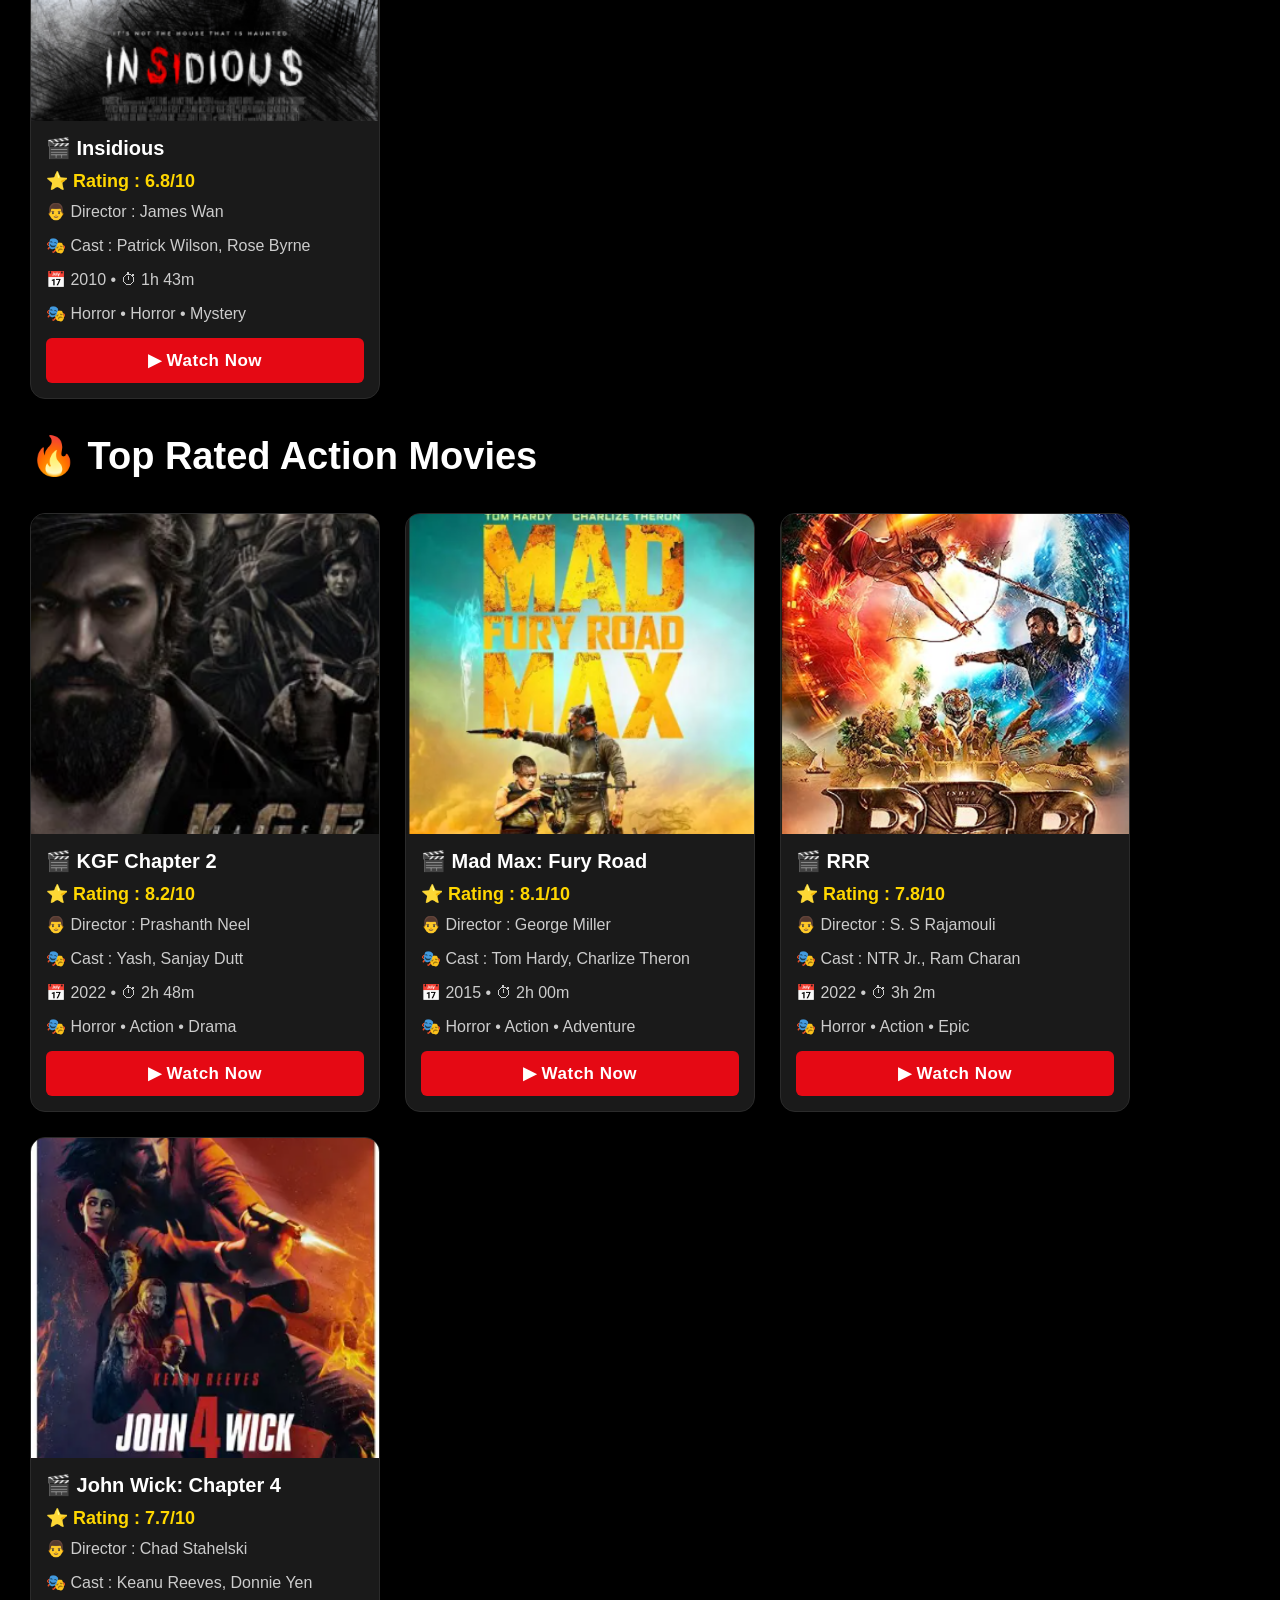
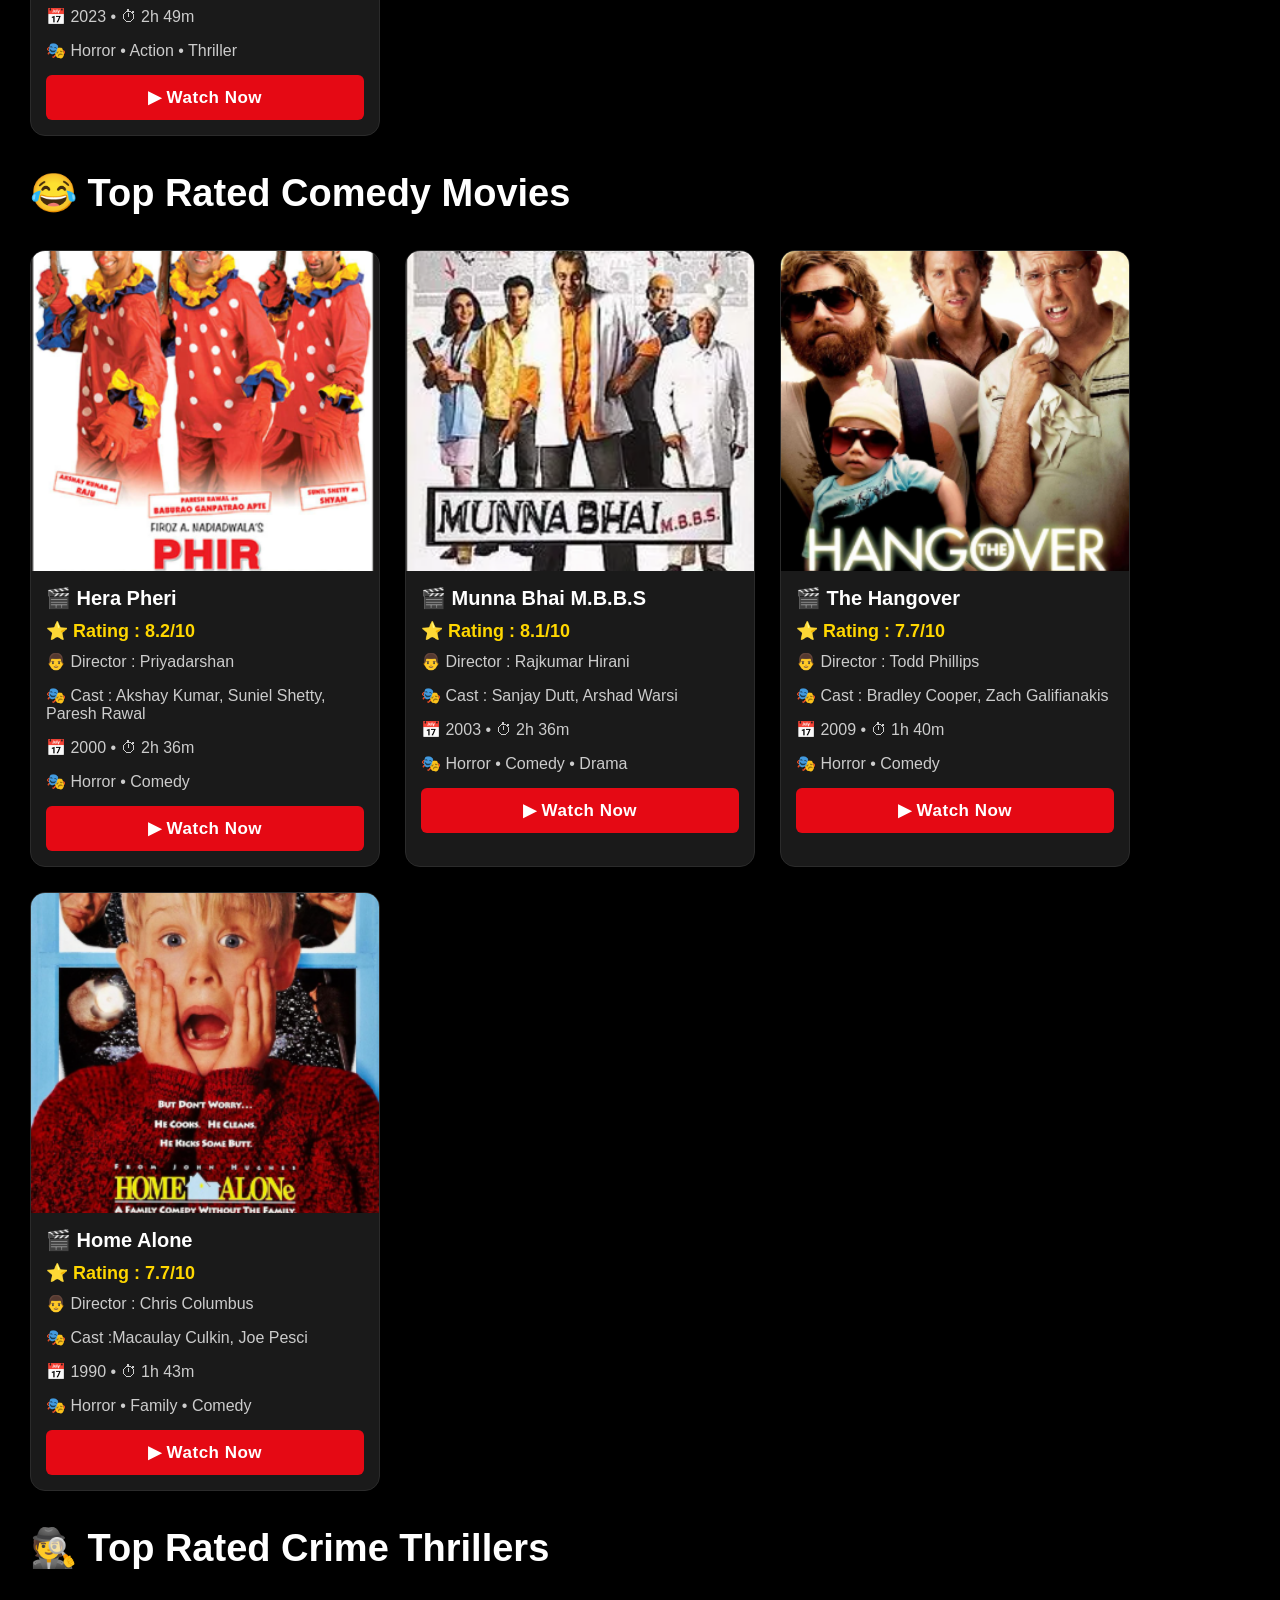
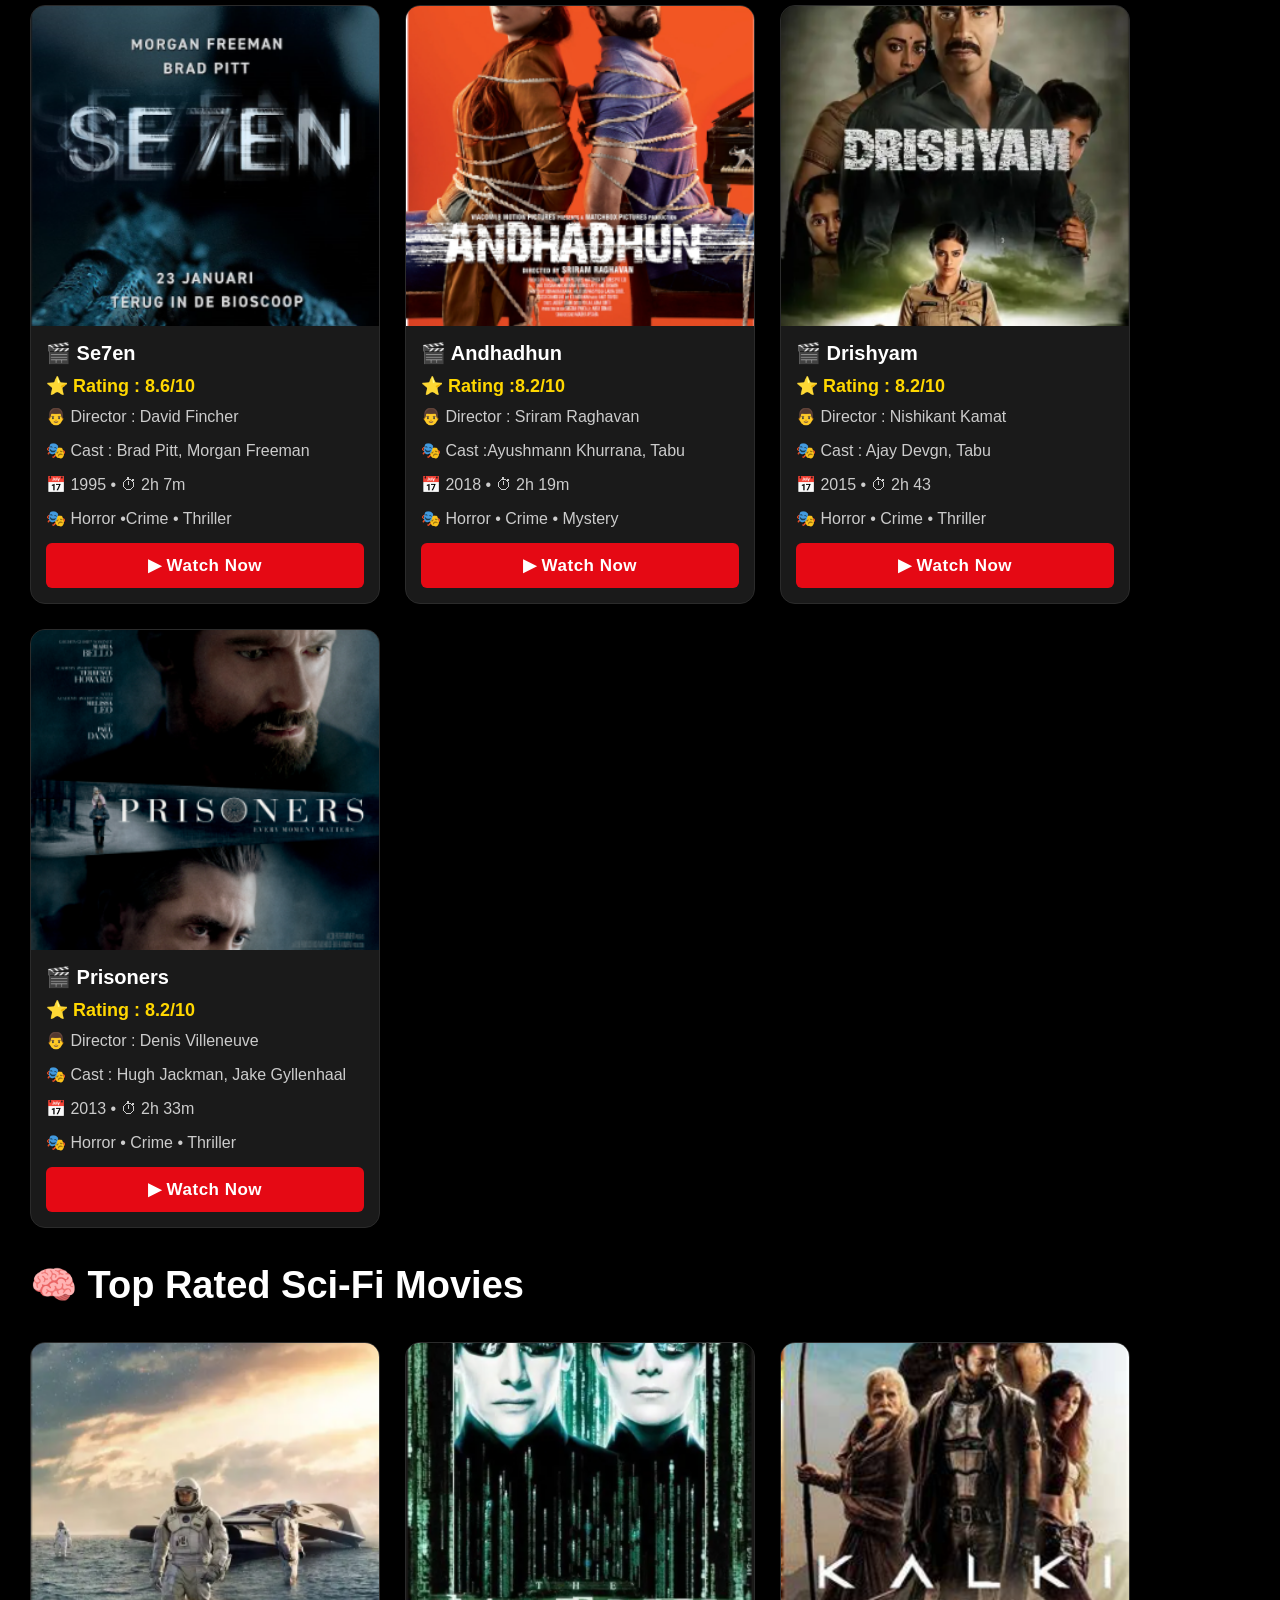
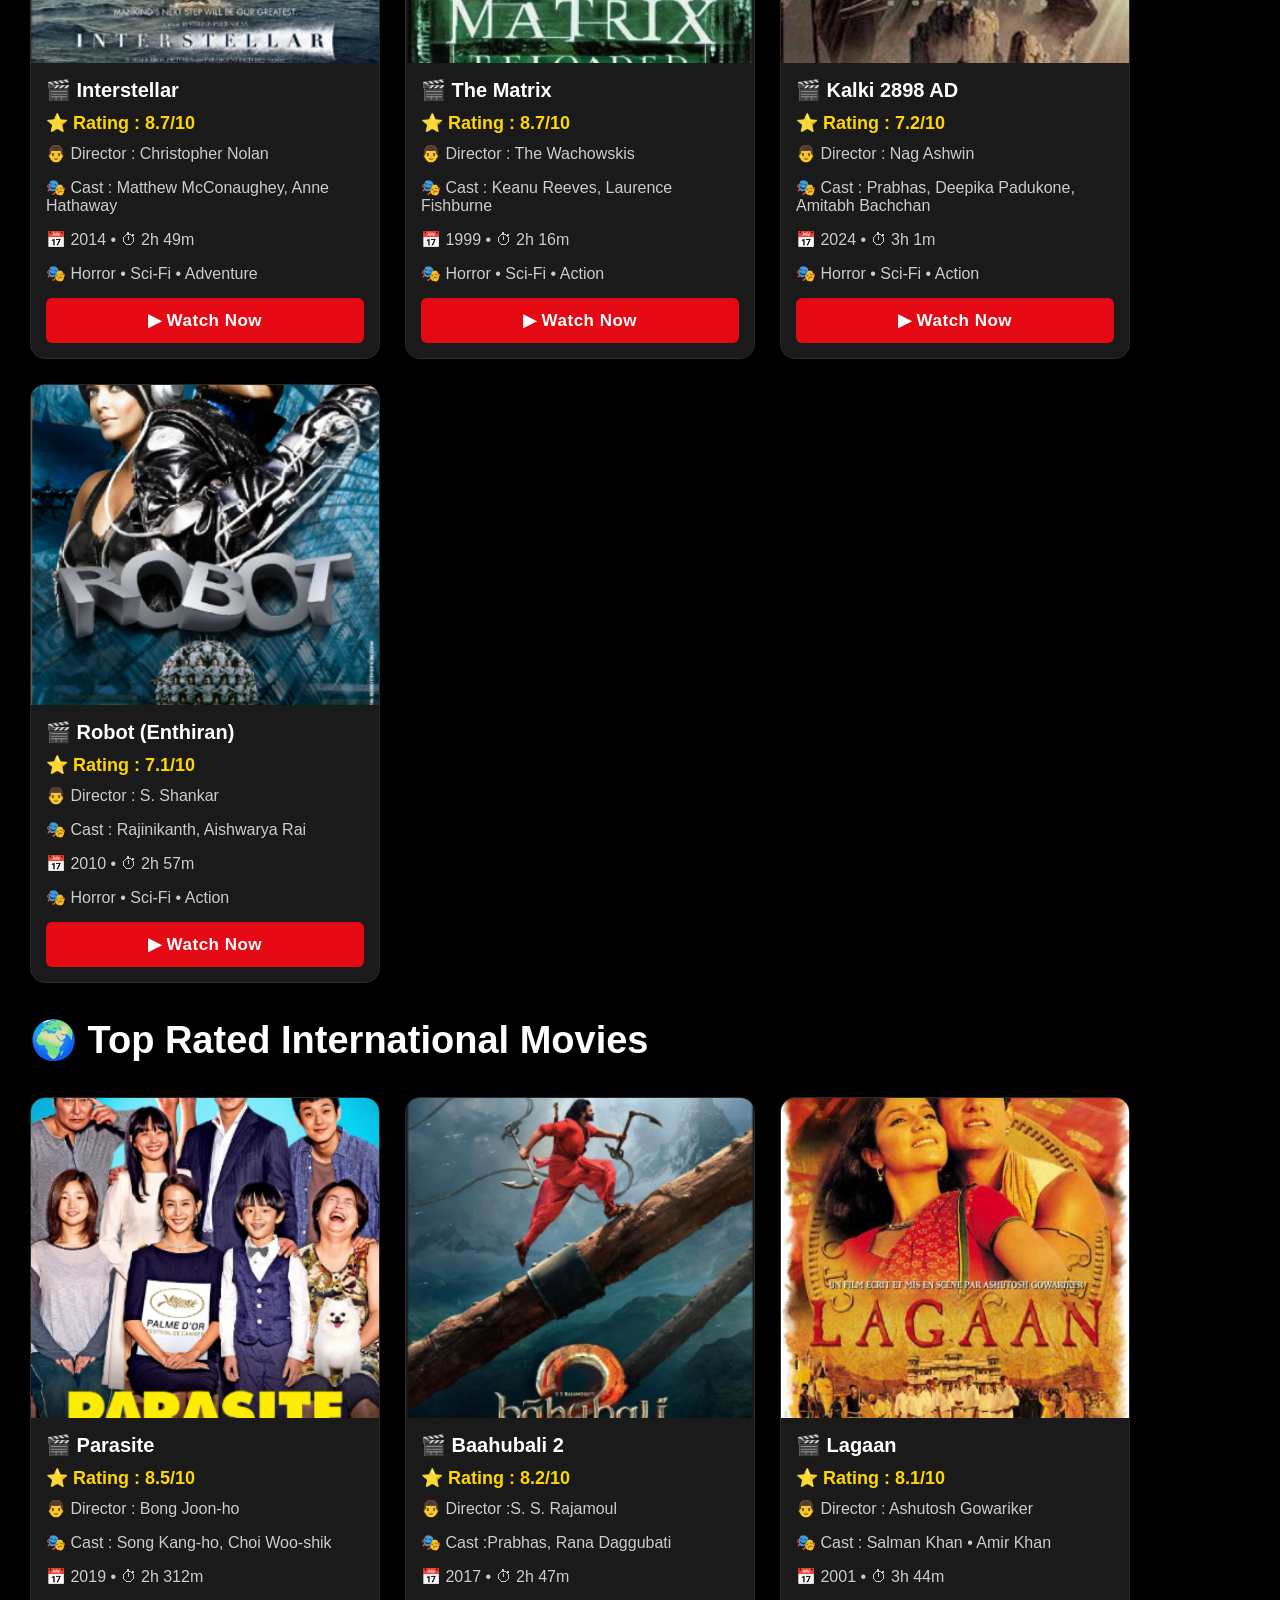
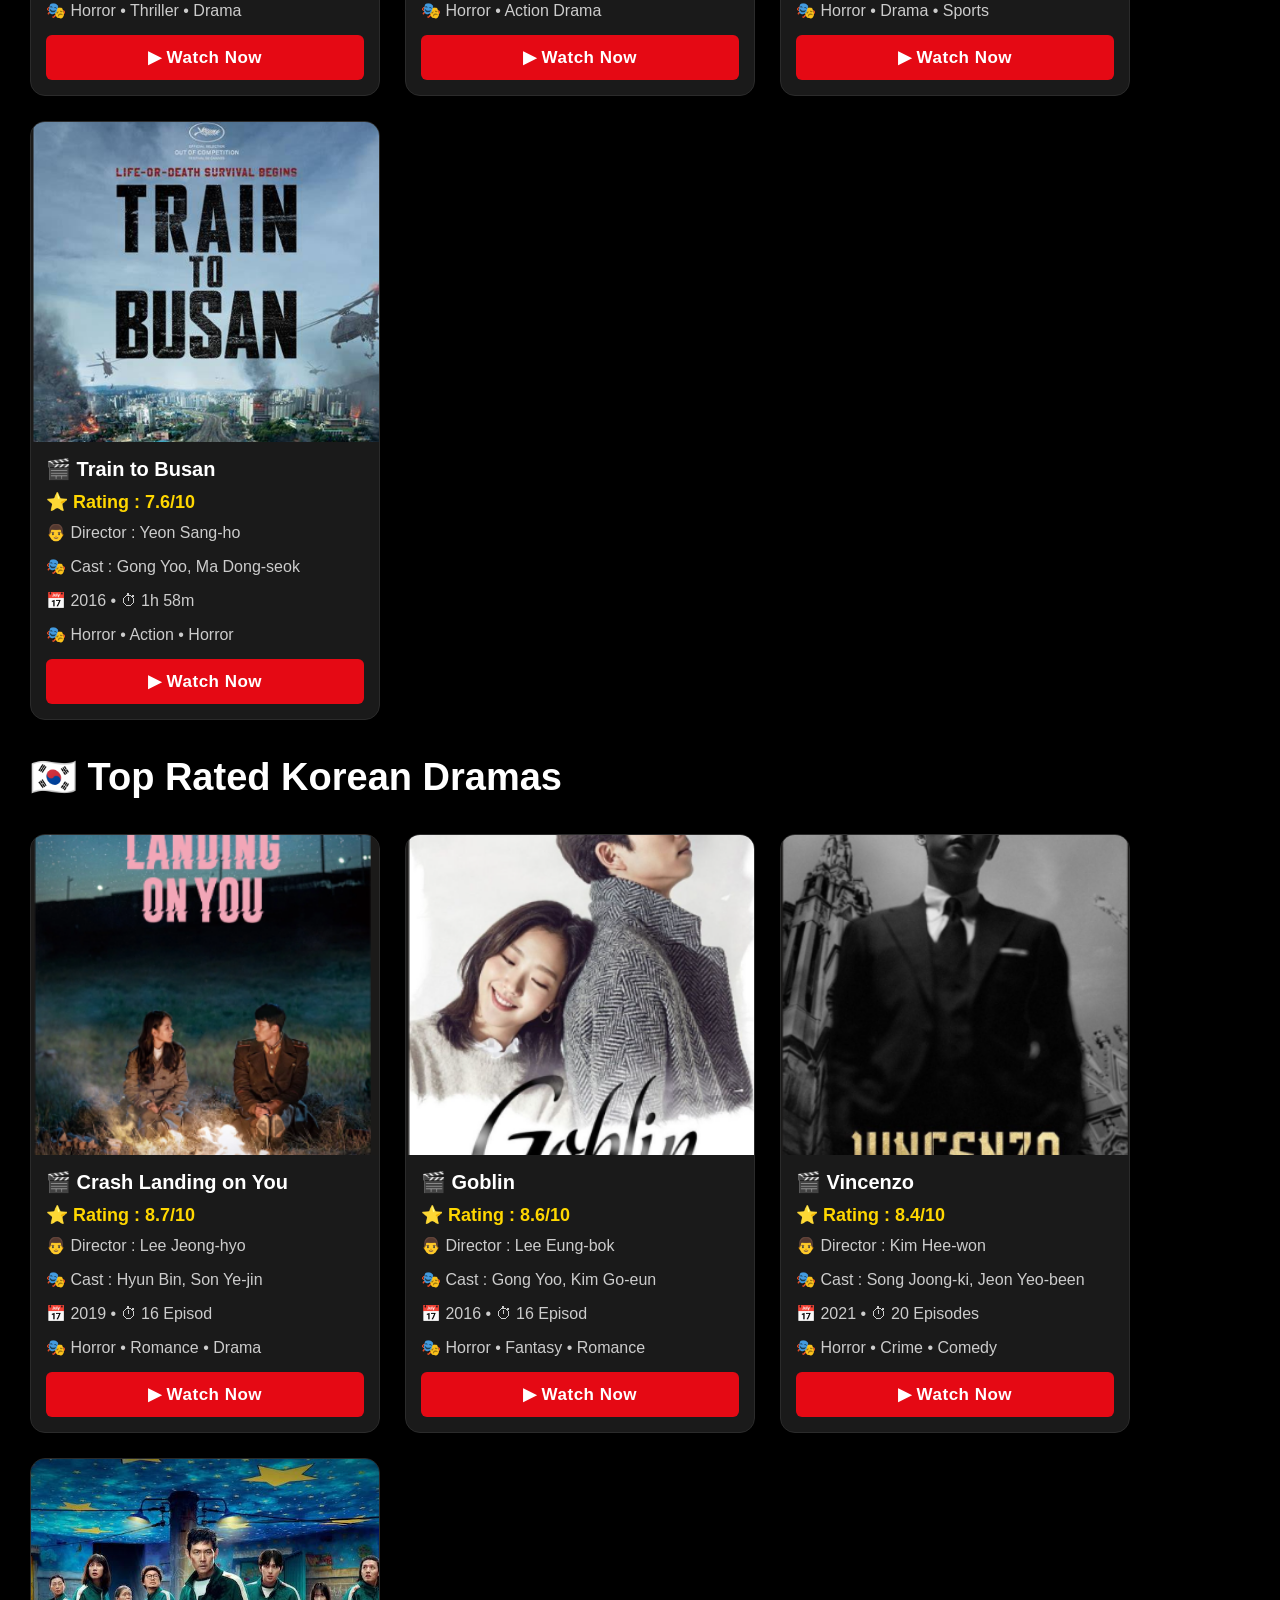
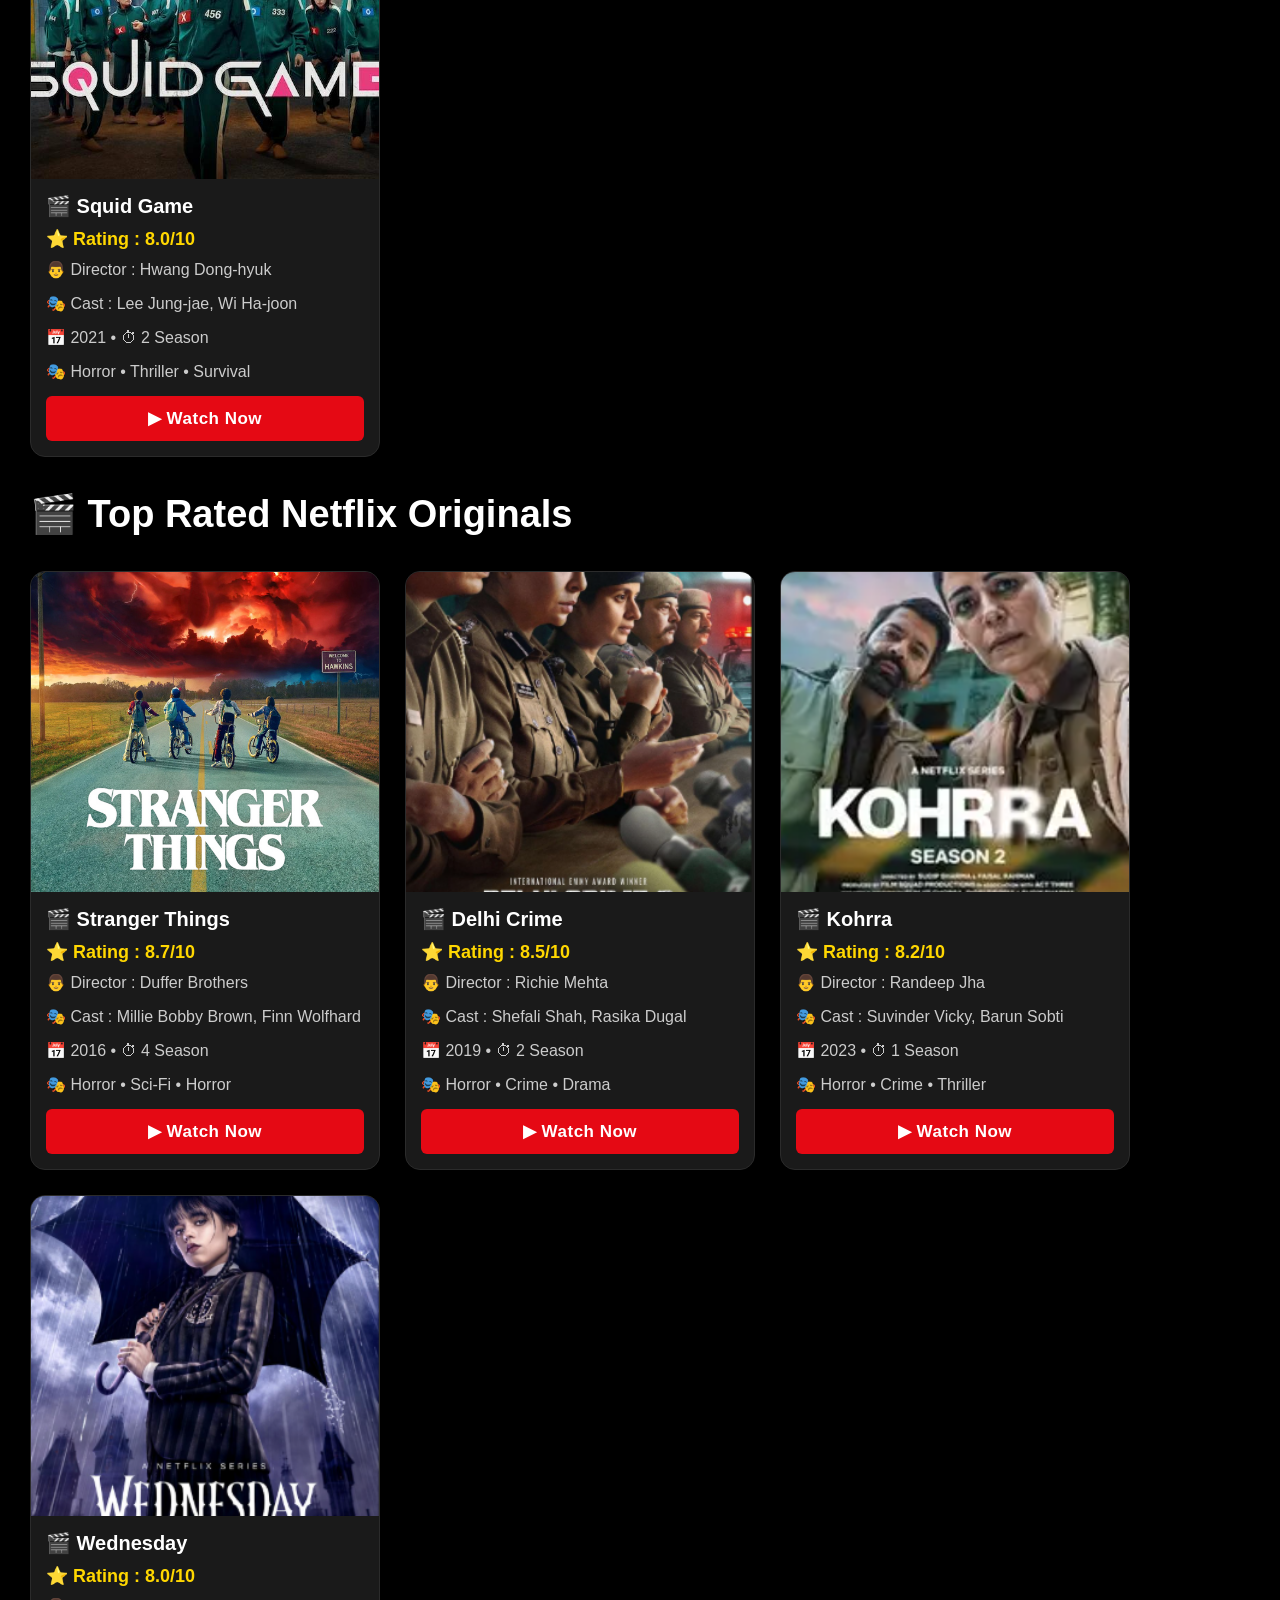
<file: top.html>
<!DOCTYPE html>
<html lang="en">

<head>
    <meta charset="UTF-8">
    <meta name="viewport" content="width=device-width, initial-scale=1.0">
    <title>Top Rated</title>
    <link rel="stylesheet" href="https://cdnjs.cloudflare.com/ajax/libs/font-awesome/6.6.0/css/all.min.css">
    <link rel="stylesheet" href="top.css">
</head>

<body>
    <nav>
        <div class="logo">NETFLIX</div>
        <div class="menu">
            <a href="index.css">🏠 Home</a>
            <a href="show.html">📺 TV Shows</a>
            <a href="movie.html">🎥 Movies</a>
            <a href="popular.html">🔥 New & Popular</a>
            <a href="top.html">⭐ Top Rated</a>
            <a href="mylist.html">❤️ My List</a>
            <a href="categories.html">📂 Categories</a>
        </div>
    </nav>
    <section class="section">
        <h2>⭐ Top Rated Movies</h2>
        <div class="movies">
            <div class="card">
                <img src="topimg/kgf.png" alt="The Nun">
                <div class="card-content">
                    <h3>🎬 KGF: Chapter 2</h3>
                    <p>⭐ Rating : 8.2/10</p>
                    <span>👨 Director :Prashanth Neel</span>
                    <span>🎭 Cast :Yash, Sanjay Dutt</span>
                    <span>📅 2022 • ⏱ 2h 48m</span>
                    <span>🎭 Horror • Action • Crime</span>
                    <a href="https://youtu.be/Lg1lXLiFaDY?si=6NwimJxlMhydbXmq" target="_blank">
                        <button>▶ Watch Now</button>
                    </a>
                </div>
            </div>
            <div class="card">
                <img src="topimg/bahubali.png" alt="The Nun">
                <div class="card-content">
                    <h3>🎬 Baahubali 2</h3>
                    <p>⭐ Rating : 8.2/10</p>
                    <span>👨 Director :S. S. Rajamouli</span>
                    <span>🎭 Cast : Prabhas, Rana Daggubati, Anushka Shetty</span>
                    <span>📅 2017 • ⏱ 2h 47m</span>
                    <span>🎭 Horror • Action • Drama</span>
                    <a href="https://youtu.be/u05NFWg0VqM?si=QC-OiSRipmvG9uvw" target="_blank">
                        <button>▶ Watch Now</button>
                    </a>
                </div>
            </div>
            <div class="card">
                <img src="topimg/shawshink.png" alt="The Nun">
                <div class="card-content">
                    <h3>🎬The Shawshank Redemption</h3>
                    <p>⭐ Rating : 9.3/10</p>
                    <span>👨 Director : Frank Darabont</span>
                    <span>🎭 Cast :Tim Robbins, Morgan Freeman</span>
                    <span>📅 1994 • ⏱ 2h 22m</span>
                    <span>🎭 Horror • Drama</span>
                    <a href="https://youtu.be/bOhSZP5o3_U?si=kHMJ4vEjJJVvsZAF" target="_blank">
                        <button>▶ Watch Now</button>
                    </a>
                </div>
            </div>
            <div class="card">
                <img src="topimg/godfather.png" alt="The Nun">
                <div class="card-content">
                    <h3>🎬The Godfather</h3>
                    <p>⭐ Rating : 9.2/10</p>
                    <span>👨 Director :Francis Ford Coppola</span>
                    <span>🎭 Cast :Marlon Brando, Al Pacino</span>
                    <span>📅 1972 • ⏱ 2h 55m</span>
                    <span>🎭 Horror • Drama</span>
                    <a href="https://youtu.be/fVVLR2u1nSk?si=QWaMeuajelvPhNj-" target="_blank">
                        <button>▶ Watch Now</button>
                    </a>
                </div>
            </div>
        </div>
    </section>

    <section class="section">
        <h2>📺 Top Rated TV Shows</h2>
        <div class="movies">
            <div class="card">
                <img src="topimg/brk.png" alt="The Nun">
                <div class="card-content">
                    <h3>🎬 Breaking Bad</h3>
                    <p>⭐ Rating : 9.5/10</p>
                    <span>👨 Director : Vince Gilligan</span>
                    <span>🎭 Cast :Bryan Cranston, Aaron Paul</span>
                    <span>📅 2008 • ⏱ 5 Season </span>
                    <span>🎭 Horror • Crime • Drama</span>
                    <a href="https://youtu.be/46l2HlRQHk8?si=aWFXD84qHN16w5ww" target="_blank">
                        <button>▶ Watch Now</button>
                    </a>
                </div>
            </div>
            <div class="card">
                <img src="topimg/game.png" alt="The Nun">
                <div class="card-content">
                    <h3>🎬Game of Thrones</h3>
                    <p>⭐ Rating : 9.2/10</p>
                    <span>👨 Director : David Benioff</span>
                    <span>🎭 Cast : Kit Harington, Emilia Clarke</span>
                    <span>📅 2011 • ⏱ 8 Season</span>
                    <span>🎭 Horror • Supernatural</span>
                    <a href="https://youtu.be/UntLsIbn1tM?si=-L3xS5oV8jwe4mMF" target="_blank">
                        <button>▶ Watch Now</button>
                    </a>
                </div>
            </div>
            <div class="card">
                <img src="topimg/1972.png" alt="The Nun">
                <div class="card-content">
                    <h3>🎬Scam 1992</h3>
                    <p>⭐ Rating : 9.3/10</p>
                    <span>👨 Director :Hansal Mehta</span>
                    <span>🎭 Cast : Pratik Gandhi, Shreya </span>
                    <span>📅 2020 • ⏱ 10 Episodes</span>
                    <span>🎭 Horror • Biography • Crime</span>
                    <a href="https://youtu.be/zi2tHULT1UU?si=zZV7gqtR940k9pRa" target="_blank">
                        <button>▶ Watch Now</button>
                    </a>
                </div>
            </div>
            <div class="card">
                <img src="topimg/panch.png" alt="The Nun">
                <div class="card-content">
                    <h3>🎬 Panchayat</h3>
                    <p>⭐ Rating : 9.0/10</p>
                    <span>👨 Director : Deepak Kumar Mishra</span>
                    <span>🎭 Cast : Jitendra Kumar, Neena Gupta</span>
                    <span>📅 2020 • ⏱ 4 Season</span>
                    <span>🎭 Horror • Comedy • Drama</span>
                    <a href="https://youtu.be/yKWXvQ57upU?si=TJPvTMZnIJiAhSNc" target="_blank">
                        <button>▶ Watch Now</button>
                    </a>
                </div>
            </div>
        </div>
    </section>

    <section class="section">
        <h2>🎭 Top Rated Web Series</h2>
        <div class="movies">
            <div class="card">
                <img src="topimg/boy.png" alt="The Nun">
                <div class="card-content">
                    <h3>🎬 The Boys</h3>
                    <p>⭐ Rating : 8.7/10</p>
                    <span>👨 Director : Eric Kripke </span>
                    <span>🎭 Cast : Karl Urban, Jack Quaid</span>
                    <span>📅 2019 • ⏱ 4 Season</span>
                    <span>🎭 Horror • Action • Superhero</span>
                    <a href="https://youtu.be/_dVlYk77O6w?si=zBXEopCiIVtby_CE" target="_blank">
                        <button>▶ Watch Now</button>
                    </a>
                </div>
            </div>
            <div class="card">
                <img src="topimg/mirza.png" alt="The Nun">
                <div class="card-content">
                    <h3>🎬 Mirzapur</h3>
                    <p>⭐ Rating : 8.5/10</p>
                    <span>👨 Director : Karan Anshuman</span>
                    <span>🎭 Cast :Pankaj Tripathi, Ali Fazal</span>
                    <span>📅 2018 • ⏱ 3 Season</span>
                    <span>🎭 Horror • Crime • Thriller</span>
                    <a href="https://youtu.be/FLDc1nU9NIg?si=BQJJOo_hTrf4X9-T" target="_blank">
                        <button>▶ Watch Now</button>
                    </a>
                </div>
            </div>
            <div class="card">
                <img src="topimg/scrade.png" alt="The Nun">
                <div class="card-content">
                    <h3>🎬 Sacred Games</h3>
                    <p>⭐ Rating : 8.5/10</p>
                    <span>👨 Director : Vikramaditya Motwane</span>
                    <span>🎭 Cast : Saif Ali Khan, Nawazuddin Siddiqui</span>
                    <span>📅 2018 • ⏱ 2 Season</span>
                    <span>🎭 Horror • Crime • Thriller</span>
                    <a href="https://youtu.be/ipJs5qClG9g?si=iI9jf0wVvGjFwJ4e" target="_blank">
                        <button>▶ Watch Now</button>
                    </a>
                </div>
            </div>
            <div class="card">
                <img src="topimg/money.png" alt="The Nun">
                <div class="card-content">
                    <h3>🎬 Money Heist</h3>
                    <p>⭐ Rating : 8.2/10</p>
                    <span>👨 Director : Álex Pina</span>
                    <span>🎭 Cast : Álvaro Morte, Úrsula Corberó</span>
                    <span>📅 2017 • ⏱ 5 Season</span>
                    <span>🎭 Horror • Crime • Drama</span>
                    <a href="https://youtu.be/85T6noHWhxM?si=wlBFlKojc4OW6Ii_" target="_blank">
                        <button>▶ Watch Now</button>
                    </a>
                </div>
            </div>
        </div>
    </section>

    <section class="section">
        <h2>❤️ Top Rated Romantic Movies</h2>
        <div class="movies">
            <div class="card">
                <img src="topimg/sitarama.png" alt="The Nun">
                <div class="card-content">
                    <h3>🎬 Sita Ramam</h3>
                    <p>⭐ Rating : 8.5/10</p>
                    <span>👨 Director : Hanu Raghavapudi</span>
                    <span>🎭 Cast :Dulquer Salmaan, Mrunal Thakur</span>
                    <span>📅 2022 • ⏱ 2h 43m</span>
                    <span>🎭 Horror • Romance • Drama</span>
                    <a href="https://youtu.be/OFwswNOVWKg?si=yhl6QDS_bLQ354d1" target="_blank">
                        <button>▶ Watch Now</button>
                    </a>
                </div>
            </div>
            <div class="card">
                <img src="topimg/titanic.png" alt="The Nun">
                <div class="card-content">
                    <h3>🎬 Titanic</h3>
                    <p>⭐ Rating : 7.9/10</p>
                    <span>👨 Director :James Cameron</span>
                    <span>🎭 Cast : Leonardo DiCaprio, Kate Winslet</span>
                    <span>📅 1997 • ⏱ 3h 14m</span>
                    <span>🎭 Horror • Romance • Drama</span>
                    <a href="https://youtu.be/dsPWvZNUJu0?si=LEOlQmoz664Jh8F9" target="_blank">
                        <button>▶ Watch Now</button>
                    </a>
                </div>
            </div>
            <div class="card">
                <img src="topimg/notebook.png" alt="The Nun">
                <div class="card-content">
                    <h3>🎬 The Notebook</h3>
                    <p>⭐ Rating : 7.8/10</p>
                    <span>👨 Director : Nick Cassavetes</span>
                    <span>🎭 Cast : Ryan Gosling, Rachel McAdams</span>
                    <span>📅 2004 • ⏱ 2h 03m</span>
                    <span>🎭 Horror • Romance</span>
                    <a href="https://youtu.be/Oo2OQ_ikL7M?si=14cCOw9w1fDUXdWh" target="_blank">
                        <button>▶ Watch Now</button>
                    </a>
                </div>
            </div>
            <div class="card">
                <img src="topimg/rockstar.png" alt="The Nun">
                <div class="card-content">
                    <h3>🎬 Rockstar</h3>
                    <p>⭐ Rating : 7.7/10</p>
                    <span>👨 Director : Imtiaz Ali</span>
                    <span>🎭 Cast : Ranbir Kapoor, Nargis Fakhri</span>
                    <span>📅 2011 • ⏱ 2h 39m</span>
                    <span>🎭 Horror • Romance • Musical</span>
                    <a href="https://youtu.be/F-3msnf5m04?si=yNhrgKJoNT5FXJrJ" target="_blank">
                        <button>▶ Watch Now</button>
                    </a>
                </div>
            </div>
        </div>
    </section>

    <section class="section">
        <h2>👻 Top Rated Horror Movies</h2>
        <div class="movies">
            <div class="card">
                <img src="topimg/thumbed.png" alt="The Nun">
                <div class="card-content">
                    <h3>🎬 Tumbbad</h3>
                    <p>⭐ Rating : 8.2/10</p>
                    <span>👨 Director : Rahi Anil Barve</span>
                    <span>🎭 Cast : Sohum Shah</span>
                    <span>📅 2018 • ⏱ 1h 44m</span>
                    <span>🎭 Horror • Horror • Fantasy</span>
                    <a href="https://youtu.be/49j9jD1vMBE?si=keZPyJjDEd9gWViN" target="_blank">
                        <button>▶ Watch Now</button>
                    </a>
                </div>
            </div>
            <div class="card">
                <img src="topimg/stree.png" alt="The Nun">
                <div class="card-content">
                    <h3>🎬 Stree</h3>
                    <p>⭐ Rating : 7.5/10</p>
                    <span>👨 Director : Amar Kaushik</span>
                    <span>🎭 Cast : Rajkummar Rao, Shraddha Kapoor</span>
                    <span>📅 2018 • ⏱ 2h 8m</span>
                    <span>🎭 Horror • Horror • Comedy</span>
                    <a href="https://youtu.be/nXrh7tqKu0c?si=99Lk4-bfqzjJOTEB" target="_blank">
                        <button>▶ Watch Now</button>
                    </a>
                </div>
            </div>
            <div class="card">
                <img src="topimg/conjuring.png" alt="The Nun">
                <div class="card-content">
                    <h3>🎬 The Conjuring</h3>
                    <p>⭐ Rating : 7.5/10</p>
                    <span>👨 Director : jamesh Wan</span>
                    <span>🎭 Cast : Vera farmiga, patrick Wilson</span>
                    <span>📅 2013 • ⏱ 1h 52m</span>
                    <span>🎭 Horror • Horror • Mystery</span>
                    <a href="https://youtu.be/4MQmHVkB4dc?si=fu0cB9NTs5isfbS7" target="_blank">
                        <button>▶ Watch Now</button>
                    </a>
                </div>
            </div>
            <div class="card">
                <img src="topimg/insidious.png" alt="The Nun">
                <div class="card-content">
                    <h3>🎬 Insidious</h3>
                    <p>⭐ Rating : 6.8/10</p>
                    <span>👨 Director : James Wan</span>
                    <span>🎭 Cast : Patrick Wilson, Rose Byrne</span>
                    <span>📅 2010 • ⏱ 1h 43m</span>
                    <span>🎭 Horror • Horror • Mystery</span>
                    <a href="https://youtu.be/wr8WmmpppQM?si=IkAG_4SSJUWfMEbr" target="_blank">
                        <button>▶ Watch Now</button>
                    </a>
                </div>
            </div>
        </div>
    </section>


    <section class="section">
        <h2>🔥 Top Rated Action Movies </h2>
        <div class="movies">
            <div class="card">
                <img src="topimg/kgf.png" alt="The Nun">
                <div class="card-content">
                    <h3>🎬 KGF Chapter 2</h3>
                    <p>⭐ Rating : 8.2/10</p>
                    <span>👨 Director : Prashanth Neel</span>
                    <span>🎭 Cast : Yash, Sanjay Dutt</span>
                    <span>📅 2022 • ⏱ 2h 48m</span>
                    <span>🎭 Horror • Action • Drama</span>
                    <a href="https://youtu.be/Lg1lXLiFaDY?si=HjmbvBX9sC2D92OO" target="_blank">
                        <button>▶ Watch Now</button>
                    </a>
                </div>
            </div>
            <div class="card">
                <img src="topimg/madmax.png" alt="The Nun">
                <div class="card-content">
                    <h3>🎬 Mad Max: Fury Road</h3>
                    <p>⭐ Rating : 8.1/10</p>
                    <span>👨 Director : George Miller</span>
                    <span>🎭 Cast : Tom Hardy, Charlize Theron</span>
                    <span>📅 2015 • ⏱ 2h 00m</span>
                    <span>🎭 Horror • Action • Adventure</span>
                    <a href="https://youtu.be/1ImE_j0fe0w?si=YJQMEyISkMgeNWPh" target="_blank">
                        <button>▶ Watch Now</button>
                    </a>
                </div>
            </div>
            <div class="card">
                <img src="image/RRR.png" alt="The Nun">
                <div class="card-content">
                    <h3>🎬 RRR</h3>
                    <p>⭐ Rating : 7.8/10</p>
                    <span>👨 Director : S. S Rajamouli</span>
                    <span>🎭 Cast : NTR Jr., Ram Charan</span>
                    <span>📅 2022 • ⏱ 3h 2m</span>
                    <span>🎭 Horror • Action • Epic</span>
                    <a href="https://youtu.be/h3rUxVscbig?si=RRdc9IearWRbQonk" target="_blank">
                        <button>▶ Watch Now</button>
                    </a>
                </div>
            </div>
            <div class="card">
                <img src="topimg/johanwick.png" alt="The Nun">
                <div class="card-content">
                    <h3>🎬 John Wick: Chapter 4</h3>
                    <p>⭐ Rating : 7.7/10</p>
                    <span>👨 Director : Chad Stahelski</span>
                    <span>🎭 Cast : Keanu Reeves, Donnie Yen</span>
                    <span>📅 2023 • ⏱ 2h 49m</span>
                    <span>🎭 Horror • Action • Thriller</span>
                    <a href="https://youtu.be/5phIae_ArA8?si=KKnUGl-8eeShbiz6" target="_blank">
                        <button>▶ Watch Now</button>
                    </a>
                </div>
            </div>
        </div>
    </section>

    <section class="section">
        <h2>😂 Top Rated Comedy Movies </h2>
        <div class="movies">
            <div class="card">
                <img src="topimg/heraferi.png" alt="The Nun">
                <div class="card-content">
                    <h3>🎬 Hera Pheri</h3>
                    <p>⭐ Rating : 8.2/10</p>
                    <span>👨 Director : Priyadarshan</span>
                    <span>🎭 Cast : Akshay Kumar, Suniel Shetty, Paresh Rawal</span>
                    <span>📅 2000 • ⏱ 2h 36m</span>
                    <span>🎭 Horror • Comedy</span>
                    <a href="https://youtu.be/TmxYlA26Jr4?si=T32mFki1N4hkWY5t" target="_blank">
                        <button>▶ Watch Now</button>
                    </a>
                </div>
            </div>
            <div class="card">
                <img src="topimg/mbbs.png" alt="The Nun">
                <div class="card-content">
                    <h3>🎬 Munna Bhai M.B.B.S</h3>
                    <p>⭐ Rating : 8.1/10</p>
                    <span>👨 Director : Rajkumar Hirani</span>
                    <span>🎭 Cast : Sanjay Dutt, Arshad Warsi</span>
                    <span>📅 2003 • ⏱ 2h 36m</span>
                    <span>🎭 Horror • Comedy • Drama</span>
                    <a href="https://youtu.be/xlVzkPrxgsM?si=Y_YjbHuES-d54jRA" target="_blank">
                        <button>▶ Watch Now</button>
                    </a>
                </div>
            </div>
            <div class="card">
                <img src="topimg/hang.png" alt="The Nun">
                <div class="card-content">
                    <h3>🎬 The Hangover</h3>
                    <p>⭐ Rating : 7.7/10</p>
                    <span>👨 Director : Todd Phillips</span>
                    <span>🎭 Cast : Bradley Cooper, Zach Galifianakis</span>
                    <span>📅 2009 • ⏱ 1h 40m</span>
                    <span>🎭 Horror • Comedy </span>
                    <a href="https://youtu.be/aXCv4GkiI6Y?si=Su3DYZU-f5RHjd7j" target="_blank">
                        <button>▶ Watch Now</button>
                    </a>
                </div>
            </div>
            <div class="card">
                <img src="topimg/homealone.png" alt="The Nun">
                <div class="card-content">
                    <h3>🎬 Home Alone</h3>
                    <p>⭐ Rating : 7.7/10</p>
                    <span>👨 Director : Chris Columbus</span>
                    <span>🎭 Cast :Macaulay Culkin, Joe Pesci</span>
                    <span>📅 1990 • ⏱ 1h 43m</span>
                    <span>🎭 Horror • Family • Comedy</span>
                    <a href="https://youtu.be/TBDdQ6SHOAs?si=5NxIEADzZ8Qle9YX" target="_blank">
                        <button>▶ Watch Now</button>
                    </a>
                </div>
            </div>
        </div>
    </section>

    <section class="section">
        <h2>🕵️ Top Rated Crime Thrillers </h2>
        <div class="movies">
            <div class="card">
                <img src="topimg/seven.png" alt="The Nun">
                <div class="card-content">
                    <h3>🎬 Se7en</h3>
                    <p>⭐ Rating : 8.6/10</p>
                    <span>👨 Director : David Fincher</span>
                    <span>🎭 Cast : Brad Pitt, Morgan Freeman</span>
                    <span>📅 1995 • ⏱ 2h 7m</span>
                    <span>🎭 Horror •Crime • Thriller</span>
                    <a href="https://youtu.be/gVHB_VXVnAQ?si=-UfW_SJFca6UqDxC" target="_blank">
                        <button>▶ Watch Now</button>
                    </a>
                </div>
            </div>
            <div class="card">
                <img src="topimg/andhadhund.png" alt="The Nun">
                <div class="card-content">
                    <h3>🎬 Andhadhun</h3>
                    <p>⭐ Rating :8.2/10</p>
                    <span>👨 Director : Sriram Raghavan</span>
                    <span>🎭 Cast :Ayushmann Khurrana, Tabu</span>
                    <span>📅 2018 • ⏱ 2h 19m</span>
                    <span>🎭 Horror • Crime • Mystery</span>
                    <a href="https://youtu.be/OrV-I2t_SRI?si=j3RzkYPEfIUYM4ov" target="_blank">
                        <button>▶ Watch Now</button>
                    </a>
                </div>
            </div>
            <div class="card">
                <img src="topimg/drishyam.png" alt="The Nun">
                <div class="card-content">
                    <h3>🎬 Drishyam</h3>
                    <p>⭐ Rating : 8.2/10</p>
                    <span>👨 Director : Nishikant Kamat</span>
                    <span>🎭 Cast : Ajay Devgn, Tabu</span>
                    <span>📅 2015 • ⏱ 2h 43</span>
                    <span>🎭 Horror • Crime • Thriller</span>
                    <a href="https://youtu.be/ofI2JVD0UQk?si=1ejMEdeqD7lDS1Ms" target="_blank">
                        <button>▶ Watch Now</button>
                    </a>
                </div>
            </div>
            <div class="card">
                <img src="topimg/prishoners.png" alt="The Nun">
                <div class="card-content">
                    <h3>🎬 Prisoners</h3>
                    <p>⭐ Rating : 8.2/10</p>
                    <span>👨 Director : Denis Villeneuve</span>
                    <span>🎭 Cast : Hugh Jackman, Jake Gyllenhaal</span>
                    <span>📅 2013 • ⏱ 2h 33m</span>
                    <span>🎭 Horror • Crime • Thriller</span>
                    <a href="https://youtu.be/gpeSjjylPAM?si=7P8rSHH6qxxdU87T" target="_blank">
                        <button>▶ Watch Now</button>
                    </a>
                </div>
            </div>
        </div>
    </section>


    <section class="section">
        <h2>🧠 Top Rated Sci-Fi Movies </h2>
        <div class="movies">
            <div class="card">
                <img src="topimg/installer.png" alt="The Nun">
                <div class="card-content">
                    <h3>🎬 Interstellar</h3>
                    <p>⭐ Rating : 8.7/10</p>
                    <span>👨 Director : Christopher Nolan</span>
                    <span>🎭 Cast : Matthew McConaughey, Anne Hathaway</span>
                    <span>📅 2014 • ⏱ 2h 49m</span>
                    <span>🎭 Horror • Sci-Fi • Adventure</span>
                    <a href="https://youtu.be/E_dzt5fONaw?si=c5Y2SOaGycnz57IP" target="_blank">
                        <button>▶ Watch Now</button>
                    </a>
                </div>
            </div>
            <div class="card">
                <img src="topimg/matrix.png" alt="The Nun">
                <div class="card-content">
                    <h3>🎬 The Matrix</h3>
                    <p>⭐ Rating : 8.7/10</p>
                    <span>👨 Director : The Wachowskis</span>
                    <span>🎭 Cast : Keanu Reeves, Laurence Fishburne</span>
                    <span>📅 1999 • ⏱ 2h 16m</span>
                    <span>🎭 Horror • Sci-Fi • Action</span>
                    <a href="https://youtu.be/hYf3QbzW3Wg?si=sHP3woEIMOiaoyG5" target="_blank">
                        <button>▶ Watch Now</button>
                    </a>
                </div>
            </div>
            <div class="card">
                <img src="topimg/kalki.png" alt="The Nun">
                <div class="card-content">
                    <h3>🎬 Kalki 2898 AD</h3>
                    <p>⭐ Rating : 7.2/10</p>
                    <span>👨 Director : Nag Ashwin</span>
                    <span>🎭 Cast : Prabhas, Deepika Padukone, Amitabh Bachchan</span>
                    <span>📅 2024 • ⏱ 3h 1m</span>
                    <span>🎭 Horror • Sci-Fi • Action</span>
                    <a href="https://www.youtube.com/results?search_query=The+Nun+Official+Trailer" target="_blank">
                        <button>▶ Watch Now</button>
                    </a>
                </div>
            </div>
            <div class="card">
                <img src="topimg/robot.png" alt="The Nun">
                <div class="card-content">
                    <h3>🎬 Robot (Enthiran)</h3>
                    <p>⭐ Rating : 7.1/10</p>
                    <span>👨 Director : S. Shankar</span>
                    <span>🎭 Cast : Rajinikanth, Aishwarya Rai</span>
                    <span>📅 2010 • ⏱ 2h 57m</span>
                    <span>🎭 Horror • Sci-Fi • Action</span>
                    <a href="https://youtu.be/-WvHp0wtBAM?si=DFpcHmHyJiniSQF5" target="_blank">
                        <button>▶ Watch Now</button>
                    </a>
                </div>
            </div>
        </div>
    </section>

    <section class="section">
        <h2>🌍 Top Rated International Movies </h2>
        <div class="movies">
            <div class="card">
                <img src="topimg/parasite.png" alt="The Nun">
                <div class="card-content">
                    <h3>🎬 Parasite</h3>
                    <p>⭐ Rating : 8.5/10</p>
                    <span>👨 Director : Bong Joon-ho</span>
                    <span>🎭 Cast : Song Kang-ho, Choi Woo-shik</span>
                    <span>📅 2019 • ⏱ 2h 312m</span>
                    <span>🎭 Horror • Thriller • Drama</span>
                    <a href="https://youtu.be/ZNFdGfouBh0?si=nTE5XX2GEdphxt3a" target="_blank">
                        <button>▶ Watch Now</button>
                    </a>
                </div>
            </div>
            <div class="card">
                <img src="topimg/bahubali.png" alt="The Nun">
                <div class="card-content">
                    <h3>🎬 Baahubali 2</h3>
                    <p>⭐ Rating : 8.2/10</p>
                    <span>👨 Director :S. S. Rajamoul</span>
                    <span>🎭 Cast :Prabhas, Rana Daggubati</span>
                    <span>📅 2017 • ⏱ 2h 47m</span>
                    <span>🎭 Horror • Action Drama</span>
                    <a href="https://youtu.be/X-qqhRO86O8?si=bs2mPMMiA7eoL1AS" target="_blank">
                        <button>▶ Watch Now</button>
                    </a>
                </div>
            </div>
            <div class="card">
                <img src="topimg/lgaan.png" alt="The Nun">
                <div class="card-content">
                    <h3>🎬 Lagaan</h3>
                    <p>⭐ Rating : 8.1/10</p>
                    <span>👨 Director : Ashutosh Gowariker</span>
                    <span>🎭 Cast : Salman Khan • Amir Khan</span>
                    <span>📅 2001 • ⏱ 3h 44m</span>
                    <span>🎭 Horror • Drama • Sports</span>
                    <a href="https://youtu.be/N7YQRAaXDjE?si=jRHhG-P-PRJBj-dQ" target="_blank">
                        <button>▶ Watch Now</button>
                    </a>
                </div>
            </div>
            <div class="card">
                <img src="movieimage/train.png" alt="The Nun">
                <div class="card-content">
                    <h3>🎬 Train to Busan</h3>
                    <p>⭐ Rating : 7.6/10</p>
                    <span>👨 Director : Yeon Sang-ho</span>
                    <span>🎭 Cast : Gong Yoo, Ma Dong-seok</span>
                    <span>📅 2016 • ⏱ 1h 58m</span>
                    <span>🎭 Horror • Action • Horror</span>
                    <a href="https://youtu.be/O35I1iD3AoQ?si=StqkC7Y6qaOFbK8u" target="_blank">
                        <button>▶ Watch Now</button>
                    </a>
                </div>
            </div>
        </div>
    </section>

    <section class="section">
        <h2>🇰🇷 Top Rated Korean Dramas</h2>
        <div class="movies">
            <div class="card">
                <img src="topimg/crash.png" alt="The Nun">
                <div class="card-content">
                    <h3>🎬 Crash Landing on You</h3>
                    <p>⭐ Rating : 8.7/10</p>
                    <span>👨 Director : Lee Jeong-hyo</span>
                    <span>🎭 Cast : Hyun Bin, Son Ye-jin</span>
                    <span>📅 2019 • ⏱ 16 Episod</span>
                    <span>🎭 Horror • Romance • Drama</span>
                    <a href="https://youtu.be/QtLRTN3tkL8?si=A2GjWlYzzJZUV-cX" target="_blank">
                        <button>▶ Watch Now</button>
                    </a>
                </div>
            </div>
            <div class="card">
                <img src="topimg/goblin.png" alt="The Nun">
                <div class="card-content">
                    <h3>🎬 Goblin</h3>
                    <p>⭐ Rating : 8.6/10</p>
                    <span>👨 Director : Lee Eung-bok</span>
                    <span>🎭 Cast : Gong Yoo, Kim Go-eun</span>
                    <span>📅 2016 • ⏱ 16 Episod</span>
                    <span>🎭 Horror • Fantasy • Romance</span>
                    <a href="https://youtu.be/-7p4HKF_wuc?si=n42-vYXEk65hmMee" target="_blank">
                        <button>▶ Watch Now</button>
                    </a>
                </div>
            </div>
            <div class="card">
                <img src="topimg/vincenzo.png" alt="The Nun">
                <div class="card-content">
                    <h3>🎬 Vincenzo</h3>
                    <p>⭐ Rating : 8.4/10</p>
                    <span>👨 Director : Kim Hee-won</span>
                    <span>🎭 Cast : Song Joong-ki, Jeon Yeo-been</span>
                    <span>📅 2021 • ⏱ 20 Episodes</span>
                    <span>🎭 Horror • Crime • Comedy</span>
                    <a href="https://youtu.be/_kpw7JLJskY?si=l7v_1L304dvn3Ur9" target="_blank">
                        <button>▶ Watch Now</button>
                    </a>
                </div>
            </div>
            <div class="card">
                <img src="banner.jpg" alt="The Nun">
                <div class="card-content">
                    <h3>🎬 Squid Game</h3>
                    <p>⭐ Rating : 8.0/10</p>
                    <span>👨 Director : Hwang Dong-hyuk</span>
                    <span>🎭 Cast : Lee Jung-jae, Wi Ha-joon</span>
                    <span>📅 2021 • ⏱ 2 Season</span>
                    <span>🎭 Horror • Thriller • Survival</span>
                    <a href="https://youtu.be/ubQ6g-iljio?si=jupErjqGZqcMoZ5M" target="_blank">
                        <button>▶ Watch Now</button>
                    </a>
                </div>
            </div>
        </div>
    </section>

    <section class="section">
        <h2>🎬 Top Rated Netflix Originals</h2>
        <div class="movies">
            <div class="card">
                <img src="image/strainger things.jpg" alt="The Nun">
                <div class="card-content">
                    <h3>🎬 Stranger Things</h3>
                    <p>⭐ Rating : 8.7/10</p>
                    <span>👨 Director : Duffer Brothers</span>
                    <span>🎭 Cast : Millie Bobby Brown, Finn Wolfhard</span>
                    <span>📅 2016 • ⏱ 4 Season</span>
                    <span>🎭 Horror • Sci-Fi • Horror</span>
                    <a href="https://youtu.be/ndYITERNvNY?si=3lQA9j8hOcot5u9o" target="_blank">
                        <button>▶ Watch Now</button>
                    </a>
                </div>
            </div>
            <div class="card">
                <img src="topimg/delhicrime.png" alt="The Nun">
                <div class="card-content">
                    <h3>🎬 Delhi Crime</h3>
                    <p>⭐ Rating : 8.5/10</p>
                    <span>👨 Director : Richie Mehta</span>
                    <span>🎭 Cast : Shefali Shah, Rasika Dugal</span>
                    <span>📅 2019 • ⏱ 2 Season</span>
                    <span>🎭 Horror • Crime • Drama</span>
                    <a href="https://youtu.be/sT1Da8besaM?si=xjGR4c4b6zh-JY_A" target="_blank">
                        <button>▶ Watch Now</button>
                    </a>
                </div>
            </div>
            <div class="card">
                <img src="topimg/kihra.png" alt="The Nun">
                <div class="card-content">
                    <h3>🎬 Kohrra</h3>
                    <p>⭐ Rating : 8.2/10</p>
                    <span>👨 Director : Randeep Jha</span>
                    <span>🎭 Cast : Suvinder Vicky, Barun Sobti</span>
                    <span>📅 2023 • ⏱ 1 Season</span>
                    <span>🎭 Horror • Crime • Thriller</span>
                    <a href="https://youtu.be/_vbd9Tx3eC8?si=3KKt4SgZxj6YI8ou" target="_blank">
                        <button>▶ Watch Now</button>
                    </a>
                </div>
            </div>
            <div class="card">
                <img src="topimg/wednesday.png" alt="The Nun">
                <div class="card-content">
                    <h3>🎬 Wednesday</h3>
                    <p>⭐ Rating : 8.0/10</p>
                    <span>👨 Director : Tim Burton</span>
                    <span>🎭 Cast : Jenna Ortega, Emma Myers</span>
                    <span>📅 2022 • ⏱ 2 Season</span>
                    <span>🎭 Horror • Fantasy • Mystery</span>
                    <a href="https://youtu.be/i9hkKx3EMSM?si=Ls64OC9an8RI1cpa" target="_blank">
                        <button>▶ Watch Now</button>
                    </a>
                </div>
            </div>
        </div>
    </section>

    <footer>
        <div class="footer-content">
            <h2>NETFLIX</h2>
            <div class="footer-links">
                <a href="main.html">Home</a>
                <a href="show.html">TV Shows</a>
                <a href="movie.html">Movies</a>
                <a href="popular.html">New & Popular</a>
                <a href="top.html">Top Rated</a>
                <a href="mylist.html">My List</a>
                <a href="categories.html">Categories</a>
            </div>
            <p>Unlimited Movies, TV Shows and Entertainment.</p>
            <hr>
            <p>© 2026 Netflix Clone | Created by Chandra Bhan Singh</p>
        </div>
    </footer>
</body>

</html>
</file>
<file: index.css>
* {
    margin: 0;
    padding: 0;
    box-sizing: border-box;
}

body {
    background: #000;
    color: white;
    font-family: Arial, Helvetica, sans-serif;
}

nav {
    display: flex;
    align-items: center;
    justify-content: space-between;
    background: #141414;
    padding: 15px 40px;
    position: sticky;
    top: 0;
    z-index: 1000;
}

nav a:hover {
    color: #E50914;
}

.logo {
    font-size: 40px;
    color: #E50914;
    font-weight: bold;
}

.menu {
    display: flex;
    gap: 25px;
}

.menu a {
    color: white;
    text-decoration: none;
    font-size: 18px;
    transition: .3s;
}

.menu a:hover {
    color: #E50914;
}

.hero {
    height: 80vh;
    background-image: linear-gradient(to right, rgba(0, 0, 0, 0.85), rgba(0, 0, 0, .3)),
        url("mainwall.png");
    background-size: cover;
    background-position: center top;
    display: flex;
    align-items: center;
    padding-left: 50px;
    margin-left: 10px;
    position: relative;
}

.hero-content {
    margin-top: 150px;
    width: 100%;
    max-width: 900px;
}

.hero h1 {
    font-size: 60px;
    margin-bottom: 20px;
    margin-left: 8px;
}

.hero p {
    color: white;
    font-size: 23px;
    line-height: 30px;
    margin-bottom: 25px;
}

.auth-btn {
    display: inline-block;
    padding: 12px 25px;
    background: #fff;
    color: #000;
    text-decoration: none;
    border-radius: 12px;
    font-size: 18px;
    margin-right: 15px;
    cursor: pointer;
    position: relative;
    z-index: 3;
}

.auth-btn:hover {
    background: orange;
    color: #000;
}

.auth-input {
    background: rgba(255, 255, 255, .15);
    color: white;
    border: 1px solid rgba(255, 255, 255, .3);
    padding: 12px 25px;
    border: none;
    font-size: 18px;
    margin-right: 15px;
    cursor: pointer;
    border-radius: 12px;
}

.auth-input::placeholder {
    color: #ddd;
}

.title {
    border-left: 5px solid #E50914;
    padding-left: 12px;
    color: white;
    font-size: 45px;
    font-weight: bold;
    margin: 0 0 10px 35px;
}

.section {
    margin: 15px 0;
    padding: 0;
}

.section h2 {
    color: white;
    font-size: 45px;
    margin-left: 25px;
    margin-bottom: 20px;
}

.movies {
    display: flex;
    align-items: flex-start;
    gap: 20px;
    padding: 0 30px;
    margin: 15px 0;
    flex-wrap: nowrap;
}

.movies a {
    display: block;
    width: 100%;
    max-width: 100%;
}

.movies img {
    flex: 0 0 45%;
    width: 100%;
    max-width: 620px;
    aspect-ratio: 16/9;
    object-fit: cover;
    border-radius: 12px;
    display: block;
}

.movies>a {
    flex: 0 0 45%;
    max-width: 620px;
    width: 100%;
    display: block;
}

.movies>a img {
    width: 100%;
    display: block;
    aspect-ratio: 16/9;
    object-fit: cover;
    border-radius: 12px;
}

.details {
    flex: 1;
    display: flex;
    flex-direction: column;
    justify-content: center;
    align-items: flex-start;
    max-width: 750px;
    margin-left: 25px;
}

.details h3 {
    font-size: 48px;
    margin-bottom: 8px;
}

.details .auth-btn {
    display: inline-flex;
    align-items: center;
    justify-content: center;

    width: 180px;
    /* dono button same width */
    height: 50px;
    /* same height */

    margin-top: 0px;
    margin-right: 12px;

    background: #fff;
    color: #000;
    text-decoration: none;
    border-radius: 10px;
    font-size: 20px;
}

.btn-group {
    display: flex;
    gap: 15px;
    margin-top: 20px;
}

.btn-group .auth-btn {
    width: 180px;
    height: 50px;

    display: flex;
    align-items: center;
    justify-content: center;

    font-size: 20px;
    border-radius: 10px;
}

.desc {
    font-size: 18px;
    line-height: 1.5;
    color: #eee;
    margin: 12px 0;
    width: 100%;
    max-width: 700px;
}

h1 {
    margin: 30px 0 15px 30px;
    color: white;
}

.footer {
    background: #111;
    color: white;
    padding: 50px;
    margin-top: 60px;
}

.footer h2 {
    color: #E50914;
    margin-bottom: 20px;
}

.footer-links {
    display: grid;
    grid-template-columns: repeat(4, 1fr);
    gap: 15px;
    margin-bottom: 25px;
}

.footer-links a {
    color: #b3b3b3;
    text-decoration: none;
}

.footer-links a:hover {
    color: white;
}

.social {
    font-size: 28px;
    margin-bottom: 20px;
    margin-top: 30px;
}

.social i {
    font-size: 28px;
    color: #808080;
    margin-right: 20px;
    cursor: pointer;
    transition: .3s;
}

.social i:hover {
    color: #fff;
    transform: scale(1.2);
}

.footer p {
    color: #808080;
    margin-top: 25px;
    font-size: 18px;
}

.footer a {
    color: #808080;
    text-decoration: none;
    transition: .3s;
}

.footer a:hover {
    color: white;
}

.hero::after {
    content: "";
    position: absolute;
    left: 0;
    bottom: 0;
    width: 100%;
    height: 200px;
    background: linear-gradient(transparent, #000);
    pointer-events: none;
}

.info,
.year,
.genre,
.cast,
.creator,
.quality {
    font-size: 18px;
    color: #ccc;
    margin: 4px 0;
    line-height: 1.4;
}

.desc {
    font-size: 18px;
    line-height: 1.5;
    color: #eee;
    margin: 12px 0;
    max-width: 700px;
}

.quality {
    font-size: 18px;
    color: #ccc;
    margin: 10px 0;
    display: flex;
    align-items: center;
    gap: 8px;
    flex-wrap: nowrap;
}

@media (max-width:480px) {

    nav {
        flex-direction: column;
        align-items: center;
        justify-content: center;
        padding: 10px;
        gap: 10px;
    }

    .logo {
        font-size: 24px;
    }

    .menu {
        display: flex;
        flex-direction: column;
        align-items: center;
        gap: 8px;
        width: 100%;
    }

    .menu a {
        font-size: 14px;
    }

    .hero {
        height: auto;
        margin: 0;
        padding: 20px 15px;
        background-position: center;
        background-size: cover;
    }

    .hero-content {
        width: 100%;
        max-width: 100%;
        margin-top: 20px;
    }

    .hero h1 {
        font-size: 24px;
        line-height: 30px;
        margin: 0 0 10px;
    }

    .hero p {
        font-size: 14px;
        line-height: 22px;
    }

    .movies {
        display: flex;
        flex-direction: column;
        align-items: center;
        padding: 15px;
        gap: 20px;
    }

    .movies a {
        display: block;
        width: 100%;
        max-width: 100%;
    }

    .movies img {
        display: block;
        width: 100%;
        height: auto;
        max-width: 100%;
        object-fit: cover;
        border-radius: 12px;
    }

    .details {
        width: 100%;
        max-width: 100%;
        margin: 0;
        padding: 0;
    }

    .details h3 {
        font-size: 22px;
    }

    .info,
    .year,
    .genre,
    .cast,
    .creator,
    .quality,
    .desc {
        font-size: 14px;
        line-height: 22px;
    }

    .btn-group {
        display: flex;
        flex-direction: column;
        width: 100%;
        gap: 10px;
    }

    .btn-group .auth-btn {
        width: 100%;
        height: 45px;
        font-size: 16px;
    }

    .section h2,
    .title {
        font-size: 24px;
        margin-left: 10px;
    }

    .footer {
        padding: 20px 15px;
    }

    .footer-links {
        grid-template-columns: 1fr;
    }

    .social {
        text-align: center;
    }

}
</file>
<file: categories.css>
* {
    margin: 0;
    padding: 0;
    box-sizing: border-box;
}

body {
    background: #000;
    color: white;
    font-family: Arial, Helvetica, sans-serif;
}

nav {
    display: flex;
    align-items: center;
    justify-content: space-between;
    background: #141414;
    padding: 15px 40px;
}

.logo {
    font-size: 40px;
    color: #E50914;
    font-weight: bold;
}

.menu {
    display: flex;
    gap: 25px;
}

.menu a {
    color: white;
    text-decoration: none;
    font-size: 18px;
    transition: .3s;
}

.menu a:hover {
    color: #E50914;
}

.category-box {
    width: 95%;
    margin: 35px auto;
    margin-left: 10px;
    margin-right: 10px;
    padding: 20px;
    background: linear-gradient(to right, #e50914, #1b1b1b);
    border-radius: 10px;
    color: #fff;
    transition: 0.3s;
}

.category-box:hover {
    transform: scale(1.02);
    box-shadow: 0 0 20px rgba(229, 9, 20, .5);
}

.category-box h2 {
    font-size: 38px;
    margin-bottom: 20px;
}

.category-box p {
    font-size: 22px;
    line-height: 1.8;
    text-align: justify;
}

footer {
    margin-top: 60px;
    background: #111;
    text-align: center;
    padding: 30px;
}

footer h2 {
    color: #E50914;
    margin-bottom: 10px;
}

footer p {
    color: #aaa;
}
</file>
<file: login.css>
* {
    margin: 0;
    padding: 0;
    box-sizing: border-box;
    font-family: Arial, Helvetica, sans-serif;
}

body {
    background: url("image/strainger\ things.jpg");
    background-size: cover;
    background-position: center;
    background-repeat: no-repeat;
    min-height: 100vh;
    color: white;
}

.features {
    position: absolute;
    left: 80px;
    top: 50%;
    transform: translateY(-50%);
    width: 500px;
}

.features h1 {
    font-size: 55px;
    margin-bottom: 30px;
}

.features ul {
    list-style: none;
}

.features li {
    font-size: 24px;
    margin: 18px 0;
}

body::before {
    content: "";
    position: fixed;
    top: 0;
    left: 0;
    width: 100%;
    height: 100%;
    background: rgba(0, 0, 0, .65);
    z-index: -1;
}

nav {
    padding: 25px 50px;
}

.logo {
    color: #E50914;
    font-size: 42px;
    font-weight: bold;
}

.login-box {
    width: 450px;
    position: absolute;
    top: 50%;
    right: 120px;
    transform: translateY(-50%);
    background: rgba(0, 0, 0, .75);
    padding: 60px;
    padding-bottom: 10px;
    border-radius: 10px;
}

.login-box h1 {
    margin-bottom: 30px;
    font-size: 35px;
}

.login-box input {
    width: 100%;
    padding: 16px;
    margin-bottom: 18px;
    border: none;
    border-radius: 5px;
    background: #333;
    color: white;
    font-size: 17px;
}

.login-box input:focus {
    outline: none;
    border: 2px solid #E50914;
}

.login-box input::placeholder {
    color: #b3b3b3;
}

.login-box button {
    width: 100%;
    padding: 15px;
    background: #E50914;
    color: white;
    border: none;
    border-radius: 5px;
    font-size: 18px;
    cursor: pointer;
    transition: .3s;
}

.login-box button:hover {
    background: #b20710;
    transform: scale(1.03);
}

.remember {
    display: flex;
    justify-content: space-between;
    align-items: center;

}

.remember label {
    display: flex;
    align-items: center;
    gap: 8px;
}

.remember input {
    width: 16px;
    height: 16px;
    margin: 0;
}

.remember a {
    color: #b3b3b3;
    text-decoration: none;
}

.remember a:hover {
    text-decoration: underline;
}

.or {
    text-align: center;
    margin: 20px 0;
    color: #aaa;
}

.google {
    background: #444 !important;
}

.google:hover {
    background: #666 !important;
}

.signup {
    margin-top: 25px;
    color: #aaa;
}

.signup a {
    color: white;
    text-decoration: none;
    font-weight: bold;
}

.signup a:hover {
    text-decoration: underline;
}

.captcha {
    margin-top: 20px;
    font-size: 13px;
    color: #888;
}

footer {
    position: absolute;
    bottom: 0;
    left: 0;
    width: 100%;
    background: rgba(0, 0, 0, .8);
    padding: 30px 60px;
}

footer p {
    margin-bottom: 20px;
    color: #b3b3b3;
}

.links {
    display: grid;
    grid-template-columns: repeat(4, 1fr);
    gap: 15px;
}

.links a {
    color: #999;
    text-decoration: none;
    font-size: 15px;
}

.links a:hover {
    color: white;
}

@media(max-width:600px) {

    .login-box {
        width: 90%;
        padding: 35px;
    }

    .links {
        grid-template-columns: repeat(2, 1fr);
    }

    .logo {
        font-size: 34px;
    }

}
</file>
<file: main.css>
* {
    margin: 0;
    padding: 0;
    box-sizing: border-box;
}

body {
    background: #000;
    color: white;
    font-family: Arial, Helvetica, sans-serif;
}

nav {
    display: flex;
    align-items: center;
    justify-content: space-between;
    background: #141414;
    padding: 15px 40px;
    position: sticky;
    top: 0;
    z-index: 1000;
}

nav a:hover {
    color: #E50914;
}

.logo {
    font-size: 40px;
    color: #E50914;
    font-weight: bold;
}

.menu {
    display: flex;
    gap: 25px;
}

.menu a {
    color: white;
    text-decoration: none;
    font-size: 18px;
    transition: .3s;
}

.menu a:hover {
    color: #E50914;
}

.hero {
    height: 80vh;
    background-image: linear-gradient(to right, rgba(0, 0, 0, 0.85), rgba(0, 0, 0, .3)),
        url("mainwall.png");
    background-size: cover;
    background-position: center top;
    display: flex;
    align-items: center;
    padding-left: 50px;
    margin-left: 10px;
    position: relative;
}

.hero-content {
    margin-top: 150px;
    width: 900px;
    position: relative;
    z-index: 2;
}

.hero h1 {
    font-size: 60px;
    margin-bottom: 20px;
    margin-left: 8px;
}

.hero p {
    color: white;
    font-size: 23px;
    line-height: 30px;
    margin-bottom: 25px;
}

.auth-btn {
    display: inline-block;
    padding: 12px 25px;
    background: #fff;
    color: #000;
    text-decoration: none;
    border-radius: 12px;
    font-size: 18px;
    margin-right: 15px;
    cursor: pointer;
    position: relative;
    z-index: 3;
}

.auth-btn:hover {
    background: orange;
    color: #000;
}

.auth-input {
    background: rgba(255, 255, 255, .15);
    color: white;
    border: 1px solid rgba(255, 255, 255, .3);
    padding: 12px 25px;
    border: none;
    font-size: 18px;
    margin-right: 15px;
    cursor: pointer;
    border-radius: 12px;
}

.auth-input::placeholder {
    color: #ddd;
}

.title {
    border-left: 5px solid #E50914;
    padding-left: 12px;
    color: white;
    font-size: 45px;
    font-weight: bold;
    margin: 0 0 10px 35px;
}

.section {
    margin: 15px 0;
    padding: 0;
}

.section h2 {
    color: white;
    font-size: 45px;
    margin-left: 25px;
    margin-bottom: 20px;
}

.movies {
    display: flex;
    align-items: flex-start;
    gap: 18px;
    padding: 0 30px;
    margin: 15px 0;
}

.movies img {
    width: 100%;
    max-width: 620px;
    aspect-ratio: 16 / 9;
    object-fit: cover;
    border-radius: 12px;
    display: block;
}

.details {
    max-width: 750px;
    display: flex;
    flex-direction: column;
    justify-content: center;
    margin-left: 25px;
    align-items: flex-start;
}

.details h3 {
    font-size: 48px;
    margin-bottom: 8px;
}

.details .auth-btn {
    display: inline-flex;
    align-items: center;
    justify-content: center;

    width: 180px;
    /* dono button same width */
    height: 50px;
    /* same height */

    margin-top: 0px;
    margin-right: 12px;

    background: #fff;
    color: #000;
    text-decoration: none;
    border-radius: 10px;
    font-size: 20px;
}

.btn-group {
    display: flex;
    gap: 15px;
    margin-top: 20px;
}

.btn-group .auth-btn {
    width: 180px;
    height: 50px;

    display: flex;
    align-items: center;
    justify-content: center;

    font-size: 20px;
    border-radius: 10px;
}

.desc {
    font-size: 20px;
    color: #eee;
    line-height: 1.7;
    max-width: 700px;
    margin: 15px 0;
}



h1 {
    margin: 30px 0 15px 30px;
    color: white;
}

.footer {
    background: #111;
    color: white;
    padding: 50px;
    margin-top: 60px;
}

.footer h2 {
    color: #E50914;
    margin-bottom: 20px;
}

.footer-links {
    display: grid;
    grid-template-columns: repeat(4, 1fr);
    gap: 15px;
    margin-bottom: 25px;
}

.footer-links a {
    color: #b3b3b3;
    text-decoration: none;
}

.footer-links a:hover {
    color: white;
}

.social {
    font-size: 28px;
    margin-bottom: 20px;
    margin-top: 30px;
}

.social i {
    font-size: 28px;
    color: #808080;
    margin-right: 20px;
    cursor: pointer;
    transition: .3s;
}

.social i:hover {
    color: #fff;
    transform: scale(1.2);
}

.footer p {
    color: #808080;
    margin-top: 25px;
    font-size: 18px;
}

.footer a {
    color: #808080;
    text-decoration: none;
    transition: .3s;
}

.footer a:hover {
    color: white;
}

.hero::after {
    content: "";
    position: absolute;
    left: 0;
    bottom: 0;
    width: 100%;
    height: 200px;
    background: linear-gradient(transparent, #000);
    pointer-events: none;
}

.info,
.year,
.genre,
.cast,
.creator,
.quality {
    font-size: 18px;
    color: #ccc;
    margin: 4px 0;
    line-height: 1.4;
}

.desc {
    font-size: 18px;
    line-height: 1.5;
    color: #eee;
    margin: 12px 0;
    max-width: 700px;
}

.quality {
    font-size: 18px;
    color: #ccc;
    margin: 10px 0;
    display: flex;
    align-items: center;
    gap: 8px;
    flex-wrap: nowrap;
}
</file>
<file: movie.css>
* {
    margin: 0;
    padding: 0;
    box-sizing: border-box;
}

body {
    background: #000;
    color: white;
    font-family: Arial, Helvetica, sans-serif;
}

nav {
    display: flex;
    align-items: center;
    justify-content: space-between;
    background: #141414;
    padding: 15px 40px;
}

.logo {
    font-size: 40px;
    color: #E50914;
    font-weight: bold;
}

.menu {
    display: flex;
    gap: 25px;
}

.menu a {
    color: white;
    text-decoration: none;
    font-size: 18px;
    transition: .3s;
}

.menu a:hover {
    color: #E50914;
}

.hero {
    display: flex;
    justify-content: space-between;
    align-items: center;
    padding: 50px 60px;
    background: #000;
    min-height: 85vh;
    gap: 60px;
}

.hero-content {
    width: 55%;
}

.hero h1 {
    font-size: 72px;
    margin-bottom: 25px;
}

.hero p {
    font-size: 20px;
    line-height: 1.8;
    color: #ddd;
    margin-bottom: 25px;
    max-width: 700px;
}

.hero h3 {
    color: gold;
    font-size: 30px;
    margin-bottom: 20px;
}

.hero h4 {
    color: #ccc;
    font-size: 20px;
    margin: 15px 0;
    font-weight: 400;
}

.hero-image {
    width: 45%;
    display: flex;
    justify-content: center;
}

.hero-image img {
    width: 430px;
    height: 620px;
    object-fit: cover;
    border-radius: 18px;
    box-shadow: 0 0 30px rgba(229, 9, 20, .6);
    transition: .4s;
}

.hero-image img:hover {
    transform: scale(1.03);
}

.section {
    display: grid;
    grid-template-columns: repeat(7, 1fr);
    gap: 20px;
    padding: 20px 60px 50px;
}

.section h2 {
    grid-column: 1/-1;
    font-size: 48px;
    margin-bottom: 15px;
}

.card {
    background: #1b1b1b;
    border-radius: 12px;
    overflow: hidden;
    transition: .3s;
    cursor: pointer;
    width: 300px;
    height: 520px;
}

.card:hover {
    transform: translateY(-8px);
    box-shadow: 0 0 25px rgba(229, 9, 20, .5);
}

.card img {
    width: 100%;
    height: 300px;
    object-fit: cover;
}

.card-content {
    padding: 15px;
}

.card-content h3 {
    font-size: 20px;
    margin-bottom: 10px;
    min-height: 48px;
}

.card-content p {
    color: gold;
    font-size: 18px;
    margin-bottom: 10px;
}

.card-content span {
    display: block;
    color: #bbb;
    font-size: 17px;
    margin-bottom: 15px;
}

.card-content button {
    width: 100%;
    padding: 12px;
    border: none;
    border-radius: 6px;
    background: #E50914;
    color: #fff;
    font-size: 18px;
    cursor: pointer;
    transition: .3s;
}

.card-content button:hover {
    background: #b20710;
}

.play-btn {
    display: block;
    width: 100%;
    margin-top: 15px;
    padding: 12px 0;
    background: #e50914;
    color: #fff;
    text-align: center;
    text-decoration: none;
    border-radius: 8px;
    font-size: 22px;
    font-weight: bold;
}

@media (max-width:480px) {

    nav {
        flex-direction: column;
        padding: 10px;
        gap: 10px;
    }

    .logo {
        font-size: 24px;
    }

    .menu {
        flex-direction: column;
        align-items: center;
        gap: 8px;
    }

    .menu a {
        font-size: 14px;
    }

    .hero {
        flex-direction: column;
        padding: 20px 15px;
        gap: 20px;
        min-height: auto;
    }

    .hero-content {
        width: 100%;
        order: 2;
    }

    .hero-image {
        width: 100%;
        order: 1;
        display: flex;
        justify-content: center;
    }

    .hero-image img {
        width: 260px;
        height: auto;
    }

    .hero h1 {
        font-size: 32px;
    }

    .hero p {
        font-size: 15px;
        line-height: 24px;
    }

    .hero h3 {
        font-size: 22px;
    }

    .hero h4 {
        font-size: 16px;
    }

    .section {
        grid-template-columns: repeat(2, 1fr);
        padding: 20px 10px;
        gap: 15px;
    }

    .card {
        width: 100%;
        height: auto;
    }

    .card img {
        height: 200px;
    }

    .section h2 {
        font-size: 28px;
    }

    .footer {
        padding: 20px;
    }

    .footer-links {
        grid-template-columns: 1fr;
    }

}
































.footer {
    background: #111;
    color: white;
    padding: 50px;
    margin-top: 60px;
}

.footer h2 {
    color: #E50914;
    margin-bottom: 20px;
}

.footer-links {
    display: grid;
    grid-template-columns: repeat(4, 1fr);
    gap: 15px;
    margin-bottom: 25px;
}

.footer-links a {
    color: #b3b3b3;
    text-decoration: none;
}

.footer-links a:hover {
    color: white;
}

.social {
    font-size: 28px;
    margin-bottom: 20px;
    margin-top: 30px;
}

.social i {
    font-size: 28px;
    color: #808080;
    margin-right: 20px;
    cursor: pointer;
    transition: .3s;
}

.social i:hover {
    color: #fff;
    transform: scale(1.2);
}

.footer p {
    color: #808080;
    margin-top: 25px;
    font-size: 18px;
}

.footer a {
    color: #808080;
    text-decoration: none;
    transition: .3s;
}

.footer a:hover {
    color: white;
}
</file>
<file: mylist.css>
* {
    margin: 0;
    padding: 0;
    box-sizing: border-box;
}

body {
    background: #000;
    color: #fff;
    font-family: Arial, Helvetica, sans-serif;
}


nav {
    display: flex;
    justify-content: space-between;
    align-items: center;
    padding: 18px 40px;
    background: #141414;
    position: sticky;
    top: 0;
    z-index: 1000;
}

.logo {
    font-size: 40px;
    color: #E50914;
    font-weight: bold;
}

.menu {
    display: flex;
    gap: 25px;
}

.menu a {
    color: #fff;
    text-decoration: none;
    font-size: 18px;
    transition: .3s;
}

.menu a:hover {
    color: #E50914;
}

.section {
    width: 95%;
    margin: 15px auto;
}

.section h2 {
    margin-left: 4px;
    font-size: 32px;
    margin-bottom: 10px;
}

.card-content {
    background: #181818;
    border-radius: 12px;
    overflow: hidden;
    transition: .3s;
    cursor: pointer;
}

.card-content:hover {
    transform: translateY(-8px);
    box-shadow: 0 0 20px rgba(229, 9, 20, .5);
}

.card-content h3 {
    margin: 15px 15px 10px;
}

.card-content p,
.card-content span {
    margin: 8px 15px;
    color: #ccc;
}

.movie-link {
    text-decoration: none;
    color: #fff;
}

button {
    margin: 15px;
    padding: 10px 18px;
    border: none;
    border-radius: 6px;
    background: #E50914;
    color: #fff;
    cursor: pointer;
    transition: .3s;
}

button:hover {
    background: #b20710;
}

.welcome-row {
    display: grid;
    grid-template-columns: repeat(4, 1fr);
    gap: 20px;
}

.welcome-row .card-content {
    padding: 30px;
    text-align: center;
}

.welcome-row h3 {
    margin-bottom: 15px;
}


.timeline-row {
    display: grid;
    grid-template-columns: repeat(3, 1fr);
    gap: 20px;
}

.timeline-row img {
    width: 100%;
    height: 320px;
    object-fit: cover;
}

.timeline-row .card-content {
    padding-bottom: 20px;
}

.timeline-row h3 {
    margin-top: 18px;
}

.timeline-row progress {
    width: 92%;
    height: 8px;
    margin: 15px;
}

.collection-row {
    display: flex;
    justify-content: space-between;
    gap: 20px;
}

.collection-row .card-content {
    width: 19%;
    background: #1e1e1e;
    border-radius: 12px;
    padding: 25px 15px;
    text-align: center;
    display: flex;
    flex-direction: column;
    justify-content: center;
}

.collection-row h3 {
    margin-bottom: 18px;
    margin-bottom: 18px;

}


.collection-row p {
    font-size: 28px;
    font-weight: bold;
    color: #ffd700;
    margin-bottom: 18px;
}

.collection-row span {
    font-size: 15px;
}

.stats-row {
    display: flex;
    gap: 20px;
}

.stats-row .card-content {
    flex: 1;
    background: #1e1e1e;
    border-radius: 12px;
    padding: 25px;
    text-align: center;
    min-height: 170px;
}

.stats-row h3 {
    margin-bottom: 15px;
}

.stats-row p {
    color: #ffd700;
    margin-bottom: 15px;
}

.stats-row progress {
    width: 90%;
    height: 8px;
    margin-top: 10px;
    margin-bottom: 12px;
}

.recommend-row {
    display: flex;
    justify-content: center;
}

.recommend-row .movie-link {
    width: 360px;
}

.recommend-row img {
    width: 100%;
    height: 320px;
    object-fit: cover;
}

.recommend-row .card-content {
    overflow: hidden;
    padding: 15px;
}

.recommend-row img {
    border-radius: 12px 12px 0 0;
}

.recommend-row h3 {
    font-size: 28px;
    margin: 10px 0;
}

.recommend-row p,
.recommend-row span {
    font-size: 18px;
    margin: 5px 0;
    line-height: 1.4;
}

footer {
    margin-top: 60px;
    background: #111;
    text-align: center;
    padding: 30px;
}

footer h2 {
    color: #E50914;
    margin-bottom: 10px;
}

footer p {
    color: #aaa;
}

.recommend-row button {
    width: 95%;
    margin-bottom: 5px;
    margin-top: 15px;
    padding-left: 4px;
    padding-right: 4px;
    font-size: 18px;
    font-weight: bold;
    border-radius: 8px;
}

.mylist-btn {
    background: #333;
    color: #fff;
    margin-left: 10px;
}

.mylist-btn:hover {
    background: #555;
}

@media (max-width:480px) {

    nav {
        flex-direction: column;
        align-items: center;
        justify-content: center;
        padding: 10px;
        gap: 10px;
    }

    .logo {
        font-size: 24px;
    }

    .menu {
        display: flex;
        flex-direction: column;
        align-items: center;
        gap: 8px;
        width: 100%;
    }

    .menu a {
        font-size: 14px;
    }

    .hero {
        height: auto;
        margin: 0;
        padding: 20px 15px;
        background-position: center;
        background-size: cover;
    }

    .hero-content {
        width: 100%;
        max-width: 100%;
        margin-top: 20px;
    }

    .hero h1 {
        font-size: 24px;
        line-height: 30px;
        margin: 0 0 10px;
    }

    .hero p {
        font-size: 14px;
        line-height: 22px;
    }

    .movies {
        display: flex;
        flex-direction: column;
        align-items: center;
        padding: 15px;
        gap: 20px;
    }

    .movies a {
        display: block;
        width: 100%;
        max-width: 100%;
    }

    .movies img {
        display: block;
        width: 100%;
        height: auto;
        max-width: 100%;
        object-fit: cover;
        border-radius: 12px;
    }

    .details {
        width: 100%;
        max-width: 100%;
        margin: 0;
        padding: 0;
    }

    .details h3 {
        font-size: 22px;
    }

    .info,
    .year,
    .genre,
    .cast,
    .creator,
    .quality,
    .desc {
        font-size: 14px;
        line-height: 22px;
    }

    .btn-group {
        display: flex;
        flex-direction: column;
        width: 100%;
        gap: 10px;
    }

    .btn-group .auth-btn {
        width: 100%;
        height: 45px;
        font-size: 16px;
    }

    .section h2,
    .title {
        font-size: 24px;
        margin-left: 10px;
    }

    .footer {
        padding: 20px 15px;
    }

    .footer-links {
        grid-template-columns: 1fr;
    }

    .social {
        text-align: center;
    }

    .welcome-row {
        grid-template-columns: repeat(2, 1fr);
        gap: 10px;
    }

    .welcome-row .card-content {
        padding: 15px 10px;
    }

    .welcome-row h3 {
        font-size: 18px;
    }

    .welcome-row p,
    .welcome-row span {
        font-size: 13px;
    }

    .timeline-row {
        grid-template-columns: 1fr;
    }

    .timeline-row img {
        height: 220px;
    }

    .collection-row {
        display: grid;
        grid-template-columns: repeat(2, 1fr);
        gap: 10px;
    }

    .collection-row .card-content {
        width: 100%;
        padding: 15px;
    }

    /* Statistics */
    .stats-row {
        display: grid;
        grid-template-columns: 1fr;
        gap: 10px;
    }

    .recommend-row .movie-link {
        width: 100%;
    }

    .recommend-row img {
        height: 220px;
    }

    /* Section */
    .section {
        width: 95%;
    }

    .section h2 {
        font-size: 28px;
    }
}
</file>
<file: popular.css>
* {
    margin: 0;
    padding: 0;
    box-sizing: border-box;
}

body {
    background: #000;
    color: white;
    font-family: Arial, Helvetica, sans-serif;
}

nav {
    display: flex;
    align-items: center;
    justify-content: space-between;
    background: #141414;
    padding: 15px 40px;
    position: sticky;
    top: 0px;
    z-index: 1000;
}

.logo {
    font-size: 40px;
    color: #E50914;
    font-weight: bold;
}

.menu {
    display: flex;
    gap: 25px;
}

.menu a {
    color: white;
    text-decoration: none;
    font-size: 18px;
    transition: .3s;
}

.menu a:hover {
    color: #E50914;
}

.latest-news {
    padding: 60px;
    background: #111;
}

.latest-news h2 {
    font-size: 38px;
    margin-bottom: 35px;
    color: #fff;
}

.news-box {
    display: grid;
    grid-template-columns: repeat(2, 1fr);
    gap: 25px;
}

.news-card {
    background: #181818;
    padding: 25px;
    border-radius: 12px;
    transition: .3s;
}

.news-card:hover {
    transform: translateY(-8px);
    box-shadow: 0 0 20px rgba(229, 9, 20, .5);
}

.news-card h3 {
    color: #fff;
    margin-bottom: 15px;
}

.news-card p {
    color: #bbb;
    line-height: 28px;
}


.featured-update {
    background: linear-gradient(90deg, #E50914, #5a0505, #111);
    padding: 35px 60px;
    margin: 50px;
    border-radius: 15px;
}

.featured-update h2 {
    font-size: 35px;
    color: #fff;
    margin-bottom: 20px;
}

.featured-update p {
    font-size: 18px;
    line-height: 32px;
    color: #f5f5f5;
}


.btn {
    display: inline-block;
    margin-top: 20px;
    padding: 12px 30px;
    background: #E50914;
    color: #fff;
    text-decoration: none;
    border-radius: 6px;
    font-size: 18px;
    transition: .3s;
}

.btn:hover {
    background: #b20710;
}

.offer {
    background: #111;
    padding: 60px;
    border-left: 5px solid #E50914;
}

.offer h2 {
    font-size: 35px;
    color: #fff;
    margin-bottom: 20px;
}

.offer h3 {
    color: #E50914;
    margin: 15px 0;
    font-size: 28px;
}

.offer p {
    color: #ddd;
    line-height: 35px;
    font-size: 20px;
}

.trending-today {
    background: #000;
    padding: 60px;
}

.trending-today h2 {
    font-size: 35px;
    margin-bottom: 15px;
}

.trending-today p {
    color: #ddd;
    font-size: 20px;
    margin-bottom: 25px;
}

.trend-btn {
    display: inline-block;
    padding: 15px 30px;
    background: #E50914;
    color: white;
    text-decoration: none;
    border-radius: 8px;
    font-size: 18px;
    transition: .3s;
}

.trend-btn:hover {
    background: #b20710;
}

.offer-btn {
    display: inline-block;
    margin-top: 25px;
    padding: 14px 30px;
    background: #E50914;
    color: #fff;
    text-decoration: none;
    border-radius: 8px;
    font-size: 18px;
    border: none;
    transition: 0.3s;
}

.offer-btn:hover {
    background: #b20710;
}

.news-card {
    display: block;
    text-decoration: none;
    color: white;
}

footer {
    background: #111;
    padding: 40px;
    text-align: center;
    margin-top: 50px;
}

footer h2 {
    color: #E50914;
    font-size: 40px;
    margin-bottom: 15px;
}

footer p {
    color: #bbb;
    font-size: 18px;
    line-height: 30px;
}

footer hr {
    border: 1px solid #333;
    margin: 20px auto;
    width: 80%;
}

footer strong {
    color: #fff;
}
</file>
<file: show.css>
* {
    margin: 0;
    padding: 0;
    box-sizing: border-box;
}

body {
    background: #000;
    color: #fff;
    font-family: Arial, Helvetica, sans-serif;
}

nav {
    display: flex;
    align-items: center;
    justify-content: space-between;
    background: #141414;
    padding: 15px 40px;
}

.logo {
    font-size: 40px;
    color: #E50914;
    font-weight: bold;
}

.menu {
    display: flex;
    gap: 25px;
}

.menu a {
    color: #fff;
    text-decoration: none;
    font-size: 18px;
    transition: .3s;
}

.menu a:hover {
    color: #E50914;
}

.hero {
    height: 80vh;
    min-height: 550px;
    display: flex;
    align-items: center;
    padding: 50px 70px;
    background:
        linear-gradient(to right, #000 35%, transparent),
        url(mainwall.png);
    background-size: cover;
    background-position: center;
    margin-bottom: 0px;
}

.hero-content {
    width: 55%;
}

.hero h1 {
    font-size: 72px;
    font-weight: 700;
    margin-bottom: 1px;
}

.hero p {
    font-size: 22px;
    color: #ddd;
    line-height: 30px;
    max-width: 650px;
}

.hero h3 {
    color: gold;
    margin: 20px 0;
}

.hero-content h4 {
    color: #bbb;
    margin: 12px 0;
    font-size: 18px;
    font-weight: 400;
}

.section {
    padding: 0 60px 30px;
    display: grid;
    grid-template-columns: repeat(7, 1fr);
    gap: 18px;
}

.section h2 {
    grid-column: 1 / -1;
    font-size: 32px;
    color: #fff;
    margin-bottom: 8px;
}

.card {
    width: 100%;
    background: #181818;
    border-radius: 12px;
    overflow: hidden;
    cursor: pointer;
    transition: .35s ease;
}

.card:hover {
    transform: translateY(-8px) scale(1.03);
    box-shadow: 0 12px 25px rgba(229, 9, 20, .35);
}

.card img {
    width: 100%;
    height: 230px;
    object-fit: cover;
    display: block;
}

.card-content {
    padding: 15px;
}

.card-content h3 {
    font-size: 18px;
    margin-bottom: 8px;
    line-height: 1.3;
    min-height: 48px;
}

.card-info {
    display: flex;
    justify-content: space-between;
    align-items: center;
    margin-bottom: 15px;
    font-size: 15px;
}

.card-info span:first-child {
    color: #FFD700;
    font-weight: bold;
}

.card-info span:last-child {
    color: #bbb;
}

.card-content button {
    width: 100%;
    padding: 9px;
    border: none;
    border-radius: 5px;
    background: #E50914;
    color: #fff;
    font-size: 15px;
    cursor: pointer;
    transition: .3s;
}

.card-content button:hover {
    background: #b20710;
}



footer {
    background: #111;
    margin-top: 60px;
    padding: 50px 60px;
}

.footer-logo h2 {
    color: #E50914;
    font-size: 40px;
}

.footer-logo p {
    color: #bbb;
    margin-top: 10px;
}

.footer-content {
    display: flex;
    justify-content: space-between;
    flex-wrap: wrap;
    margin-top: 30px;
}

.footer-box {
    display: flex;
    flex-direction: column;
}

.footer-box h3 {
    margin-bottom: 15px;
}

.footer-box a {
    color: #999;
    text-decoration: none;
    margin: 5px 0;
    transition: .3s;
}

.footer-box a:hover {
    color: #E50914;
}

hr {
    margin: 30px 0;
    border: 1px solid #333;
}

.copy {
    text-align: center;
    color: #888;
}

.card-info {
    margin-bottom: 12px;
}

.card-info span {
    display: block;
    font-size: 14px;
    color: #bbb;
    margin-bottom: 4px;
}

.card-info span:first-child {
    color: gold;
    font-size: 18px;
    font-weight: bold;
}

.stream-banner {
    width: 90%;
    margin: 50px auto;
    padding-top: 40px;
    padding-bottom: 40px;
    text-align: center;
    border-radius: 18px;
    background: linear-gradient(135deg, #111, #1f1f1f, #111);
    border: 2px solid #e50914;
    overflow: hidden;
    cursor: pointer;
    transition: all .4s ease;
    margin-bottom: 15px;
    margin-top: 15px;
}

.stream-banner:hover {
    transform: translateY(-8px);
    box-shadow: 0 0 40px rgba(229, 9, 20, .5);
    border-color: #ff2d2d;
}

.stream-banner:hover h1 {
    color: #e50914;
}

.stream-banner h4 {
    color: #e50914;
    font-size: 20px;
    letter-spacing: 2px;
    margin-bottom: 15px;
}

.stream-banner h1 {
    color: #fff;
    font-size: 50px;
    margin-bottom: 20px;
    transition: .4s;
}

.stream-info {
    display: flex;
    justify-content: center;
    align-items: center;
    gap: 15px;
    flex-wrap: wrap;
    color: #ddd;
    font-size: 20px;
    margin-bottom: 20px;
}

.stream-banner p {
    color: #bbb;
    font-size: 18px;
    margin-bottom: 30px;
}

.stream-btn {
    display: flex;
    justify-content: center;
    gap: 20px;
    flex-wrap: wrap;
}

.stream-btn a {
    text-decoration: none;
}

.stream-btn button {
    padding: 14px 30px;
    border: none;
    border-radius: 8px;
    background: #e50914;
    color: #fff;
    font-size: 17px;
    cursor: pointer;
    transition: .3s;
}

.stream-btn button:hover {
    transform: scale(1.05);
    background: #ff1f1f;
}

.trailer-btn {
    background: #333 !important;
}

.trailer-btn:hover {
    background: #555 !important;
}



@media (max-width:480px) {

    nav {
        flex-direction: column;
        align-items: center;
        justify-content: center;
        padding: 10px;
        gap: 10px;
    }

    .logo {
        font-size: 24px;
    }

    .menu {
        display: flex;
        flex-direction: column;
        align-items: center;
        gap: 8px;
        width: 100%;
    }

    .menu a {
        font-size: 14px;
    }

    .hero {
        height: auto;
        margin: 0;
        padding: 20px 15px;
        background-position: center;
        background-size: cover;
    }

    .hero-content {
        width: 100%;
        max-width: 100%;
        margin-top: 20px;
    }

    .hero h1 {
        font-size: 24px;
        line-height: 30px;
        margin: 0 0 10px;
    }

    .hero p {
        font-size: 14px;
        line-height: 22px;
    }

    .movies {
        display: flex;
        flex-direction: column;
        align-items: center;
        padding: 15px;
        gap: 20px;
    }

    .movies a {
        display: block;
        width: 100%;
        max-width: 100%;
    }

    .movies img {
        display: block;
        width: 100%;
        height: auto;
        max-width: 100%;
        object-fit: cover;
        border-radius: 12px;
    }

    .details {
        width: 100%;
        max-width: 100%;
        margin: 0;
        padding: 0;
    }

    .details h3 {
        font-size: 22px;
    }

    .info,
    .year,
    .genre,
    .cast,
    .creator,
    .quality,
    .desc {
        font-size: 14px;
        line-height: 22px;
    }

    .btn-group {
        display: flex;
        flex-direction: column;
        width: 100%;
        gap: 10px;
    }

    .btn-group .auth-btn {
        width: 100%;
        height: 45px;
        font-size: 16px;
    }

    .section h2,
    .title {
        font-size: 24px;
        margin-left: 10px;
    }

    .footer {
        padding: 20px 15px;
    }

    .footer-links {
        grid-template-columns: 1fr;
    }

    .social {
        text-align: center;
    }

    .section {
        padding: 20px 10px;
        grid-template-columns: 1fr;
        gap: 20px;
    }

    .card {
        width: 100%;
    }

    .card img {
        width: 100%;
        height: 220px;
        object-fit: cover;
    }

    .card-content h3 {
        min-height: auto;
        font-size: 18px;
    }

    .card-info {
        display: flex;
        justify-content: space-between;
    }

    .card-info span {
        display: inline;
        font-size: 14px;
    }
}
</file>
<file: top.css>
* {
    margin: 0;
    padding: 0;
    box-sizing: border-box;
}

body {
    background: #000;
    color: #fff;
    font-family: Arial, Helvetica, sans-serif;
}

nav {
    display: flex;
    justify-content: space-between;
    align-items: center;
    background: #141414;
    padding: 15px 40px;
    position: sticky;
    top: 0;
    z-index: 1000;
    box-shadow: 0 3px 15px rgba(0, 0, 0, .6);
}

.logo {
    font-size: 40px;
    color: #E50914;
    font-weight: bold;
}

.menu {
    display: flex;
    gap: 25px;
}

.menu a {
    color: #fff;
    text-decoration: none;
    font-size: 18px;
    transition: .3s;
}

.menu a:hover {
    color: #E50914;
}

.section {
    max-width: 1600px;
    margin: auto;
    padding: 10px 30px;
    margin-bottom: 5px;

}

.section h2 {
    font-size: 38px;
    margin-bottom: 25px;
    color: #fff;
    padding-bottom: 10px;
    margin-top: 10px;
}

.movies {
    display: flex;
    flex-wrap: wrap;
    gap: 25px;
    justify-content: flex-start;
}

.card {
    width: 350px;
    background: #1a1a1a;
    border-radius: 15px;
    overflow: hidden;
    transition: .4s ease;
    border: 1px solid #2b2b2b;
    box-shadow: 0 0 15px rgba(0, 0, 0, .4);
}

.card:hover {
    transform: translateY(-12px) scale(1.03);
    box-shadow: 0 0 20px #E50914;
    border-color: #E50914;
}

.card img {
    width: 100%;
    height: 320px;
    object-fit: cover;
    display: block;
}

.card-content {
    padding: 15px;
}

.card h3 {
    font-size: 20px;
    margin-bottom: 10px;
    color: #fff;
}

.card p {
    color: gold;
    font-size: 18px;
    margin-bottom: 10px;
    color: #FFD700;
    font-weight: bold;
}

.card span {
    display: block;
    color: #ccc;
    font-size: 16px;
    margin-bottom: 15px;
}

.card button {
    width: 100%;
    padding: 12px;
    border: none;
    border-radius: 6px;
    background: #E50914;
    color: #fff;
    font-size: 17px;
    cursor: pointer;
    transition: .3s;
    font-weight: bold;
    letter-spacing: .5px;
}

.card button:hover {
    background: #b20710;
}

footer {
    background: #141414;
    margin-top: 60px;
    padding: 60px 40px;
    text-align: center;
}

.footer-content h2 {
    color: #E50914;
    font-size: 40px;
    margin-bottom: 20px;
}

.footer-links {
    display: flex;
    justify-content: center;
    flex-wrap: wrap;
    gap: 25px;
    margin-bottom: 20px;
}

.footer-links a {
    color: #fff;
    text-decoration: none;
    font-size: 18px;
    transition: .3s;
}

.footer-links a:hover {
    color: #E50914;
}

.footer-content p {
    color: #aaa;
    font-size: 17px;
    margin: 10px 0;
}

footer hr {
    border: 1px solid #333;
    width: 80%;
    margin: 20px auto;
}

::-webkit-scrollbar {
    width: 10px;
}

::-webkit-scrollbar-track {
    background: #111;
}

::-webkit-scrollbar-thumb {
    background: #E50914;
    border-radius: 10px;
}

::-webkit-scrollbar-thumb:hover {
    background: #b20710;
}

.card img {
    transition: .4s;
}

.card:hover img {
    transform: scale(1.08);
}

.card button {
    letter-spacing: .5px;
}

.card button:hover {
    transform: scale(1.03);
}
</file>
